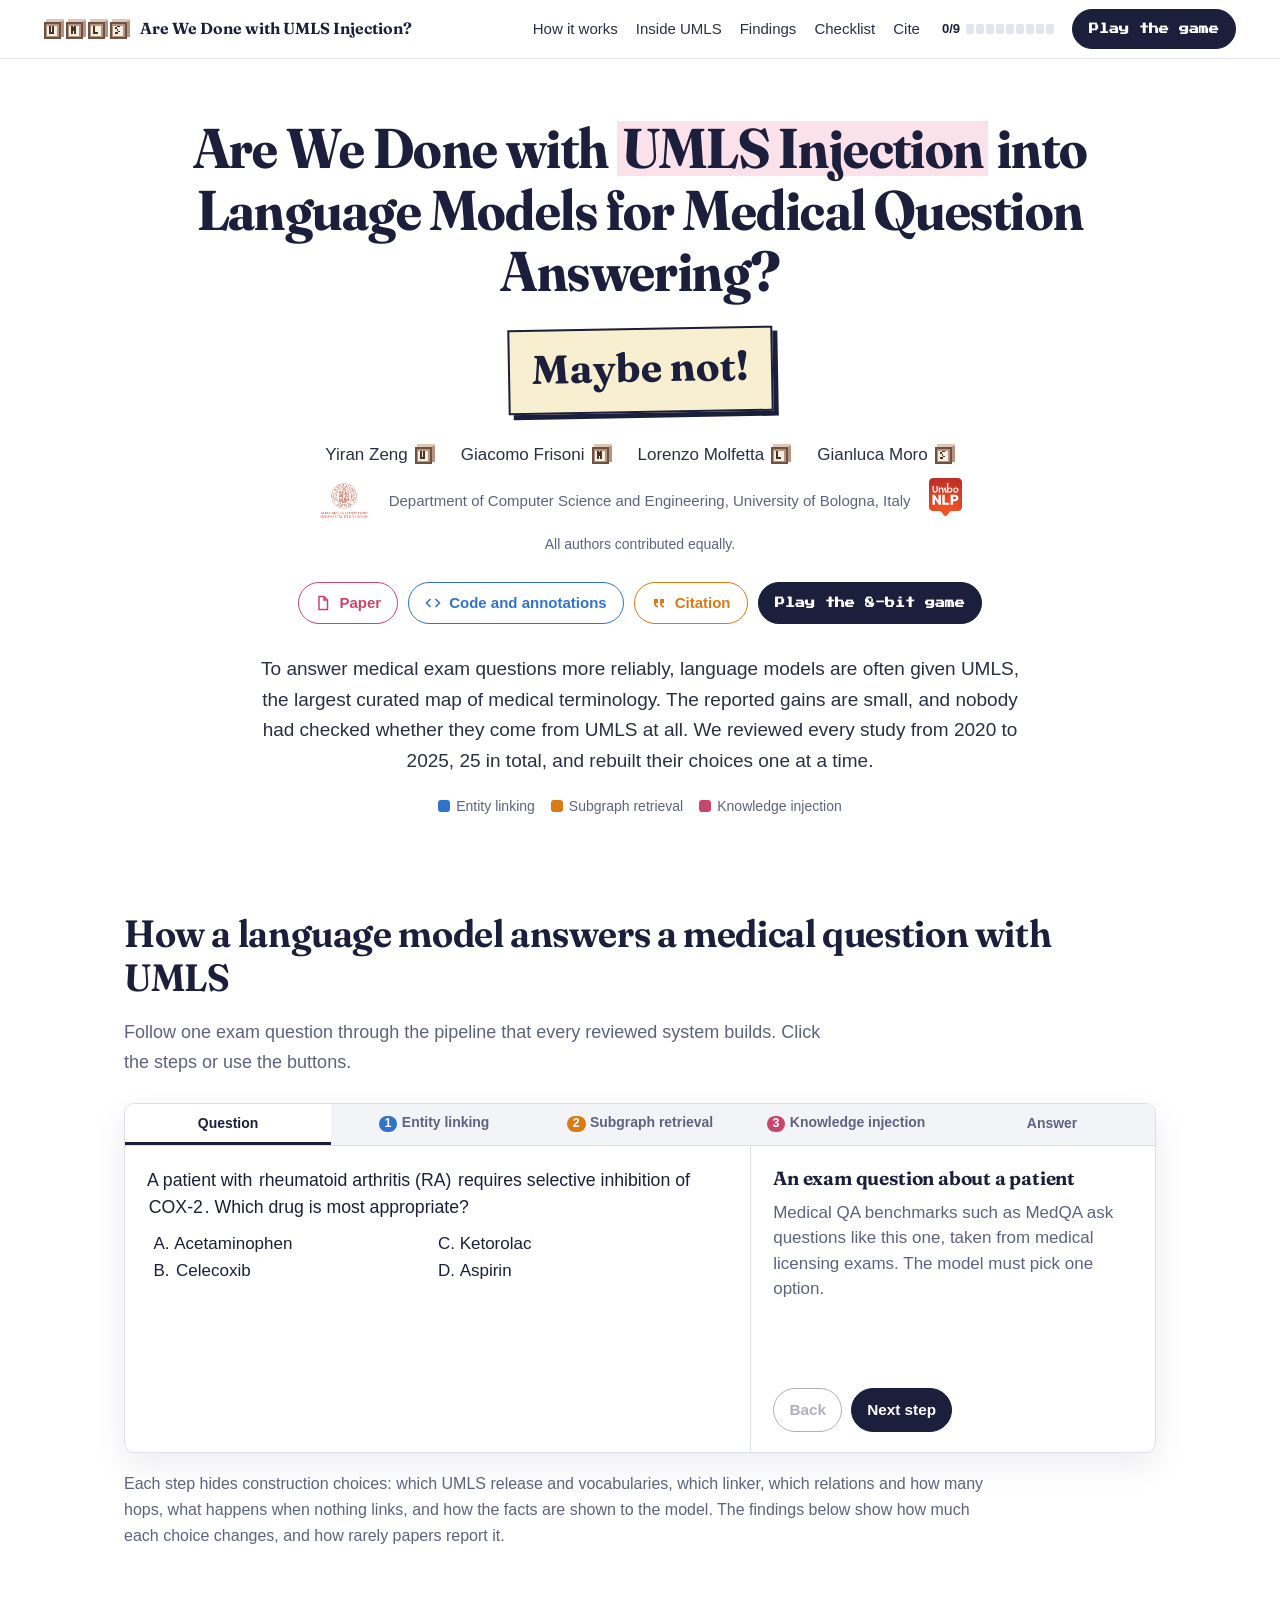
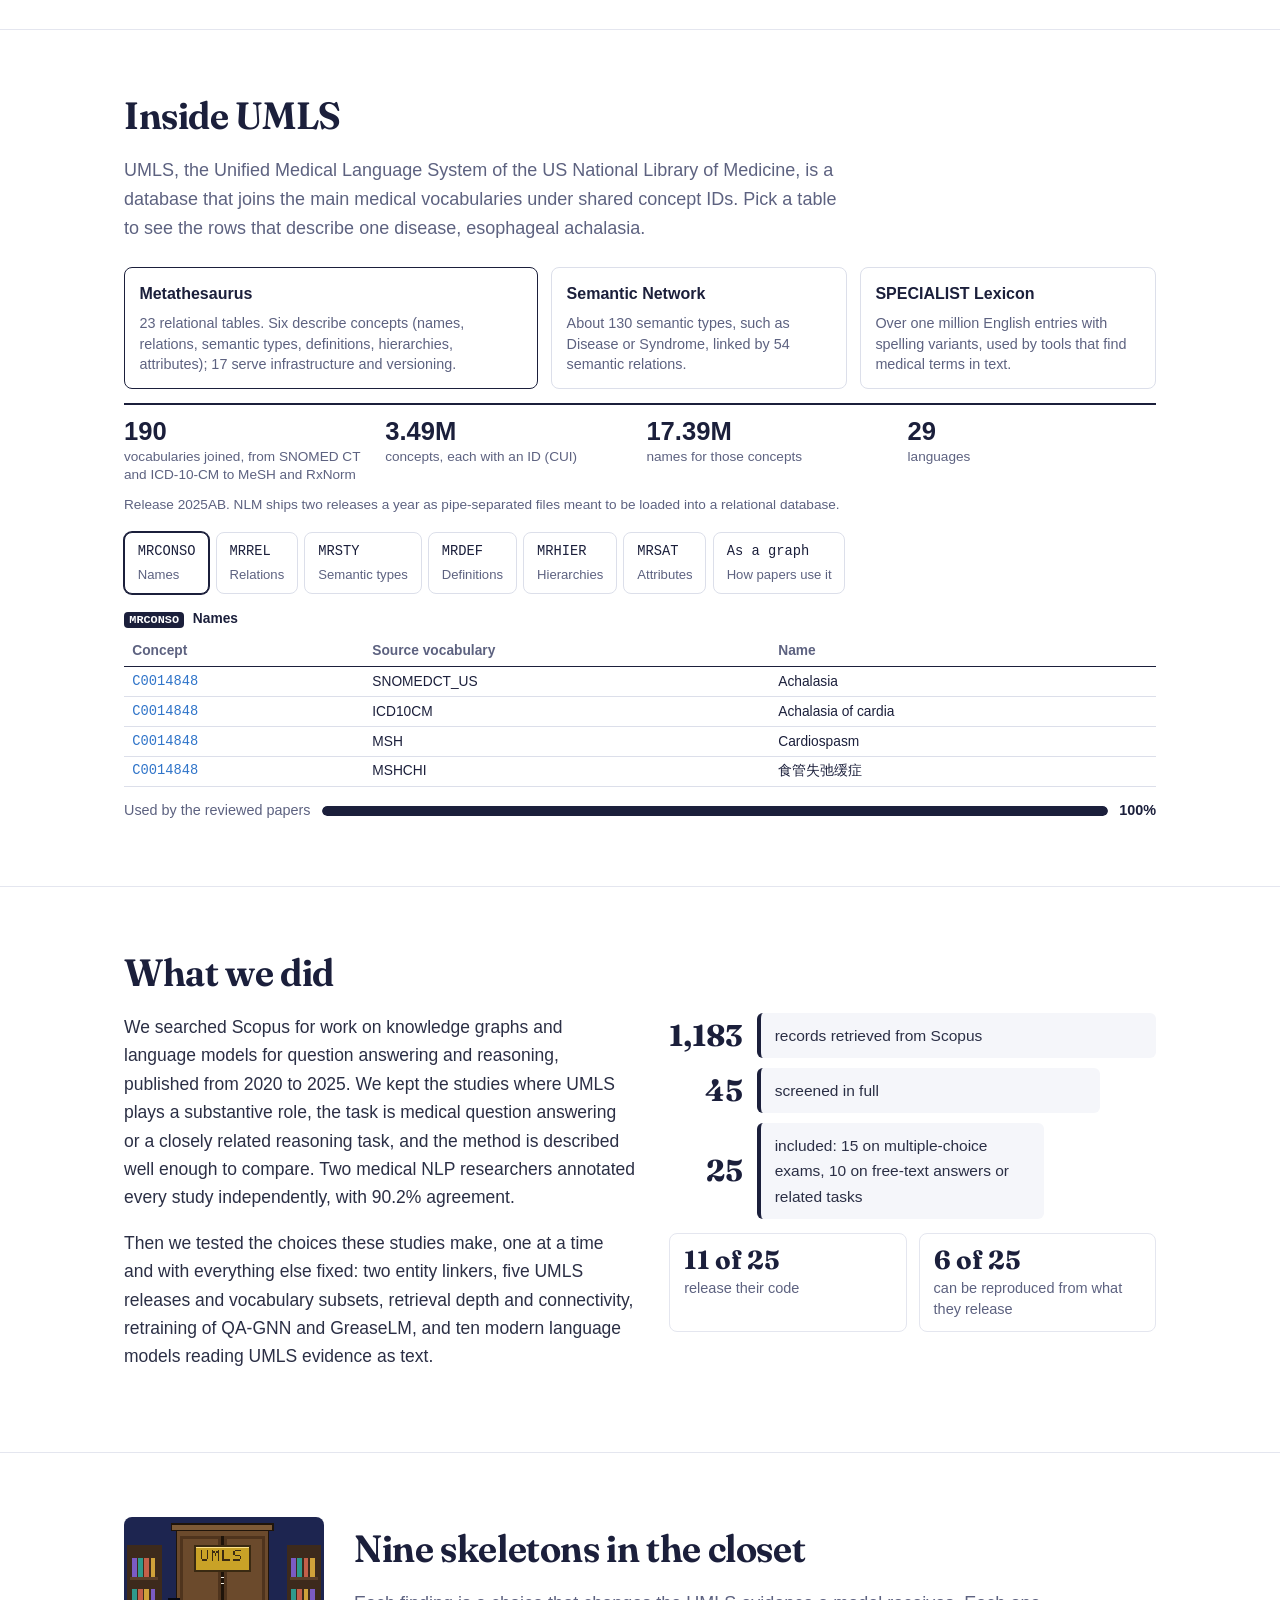
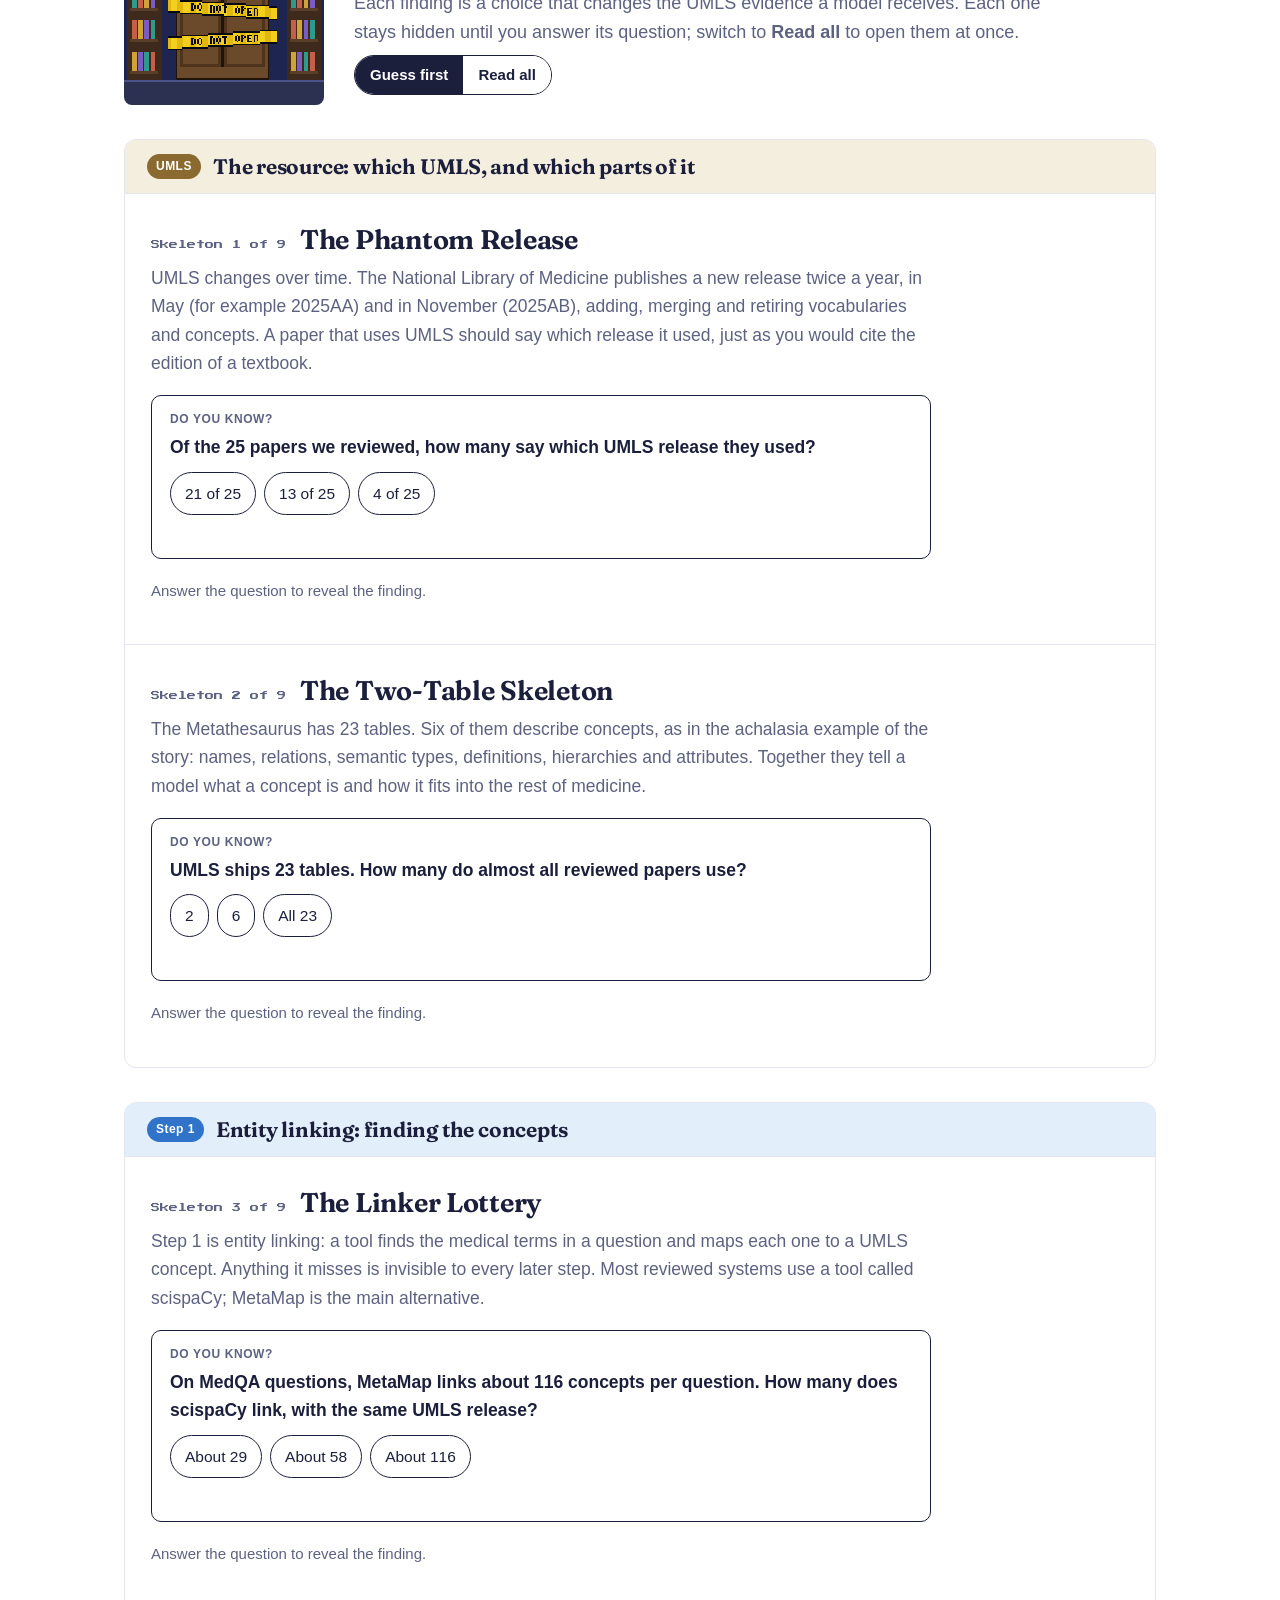
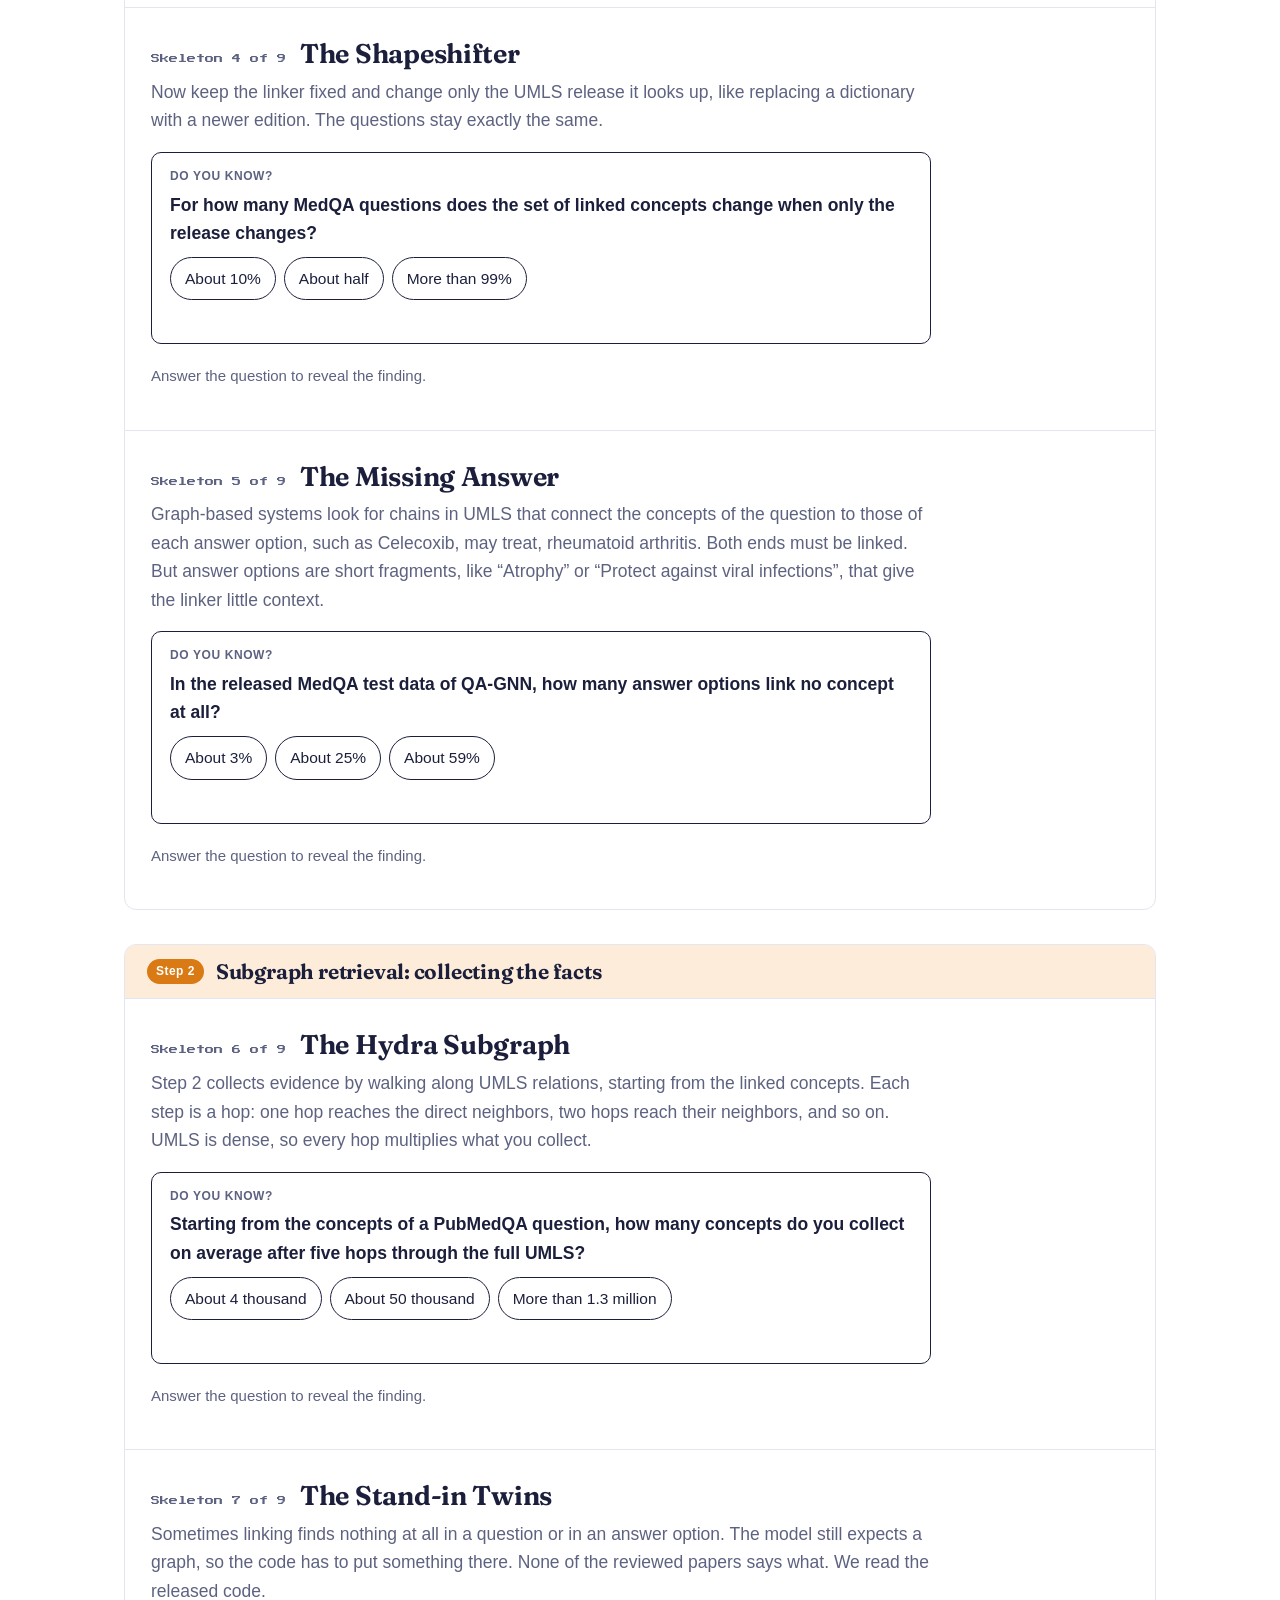
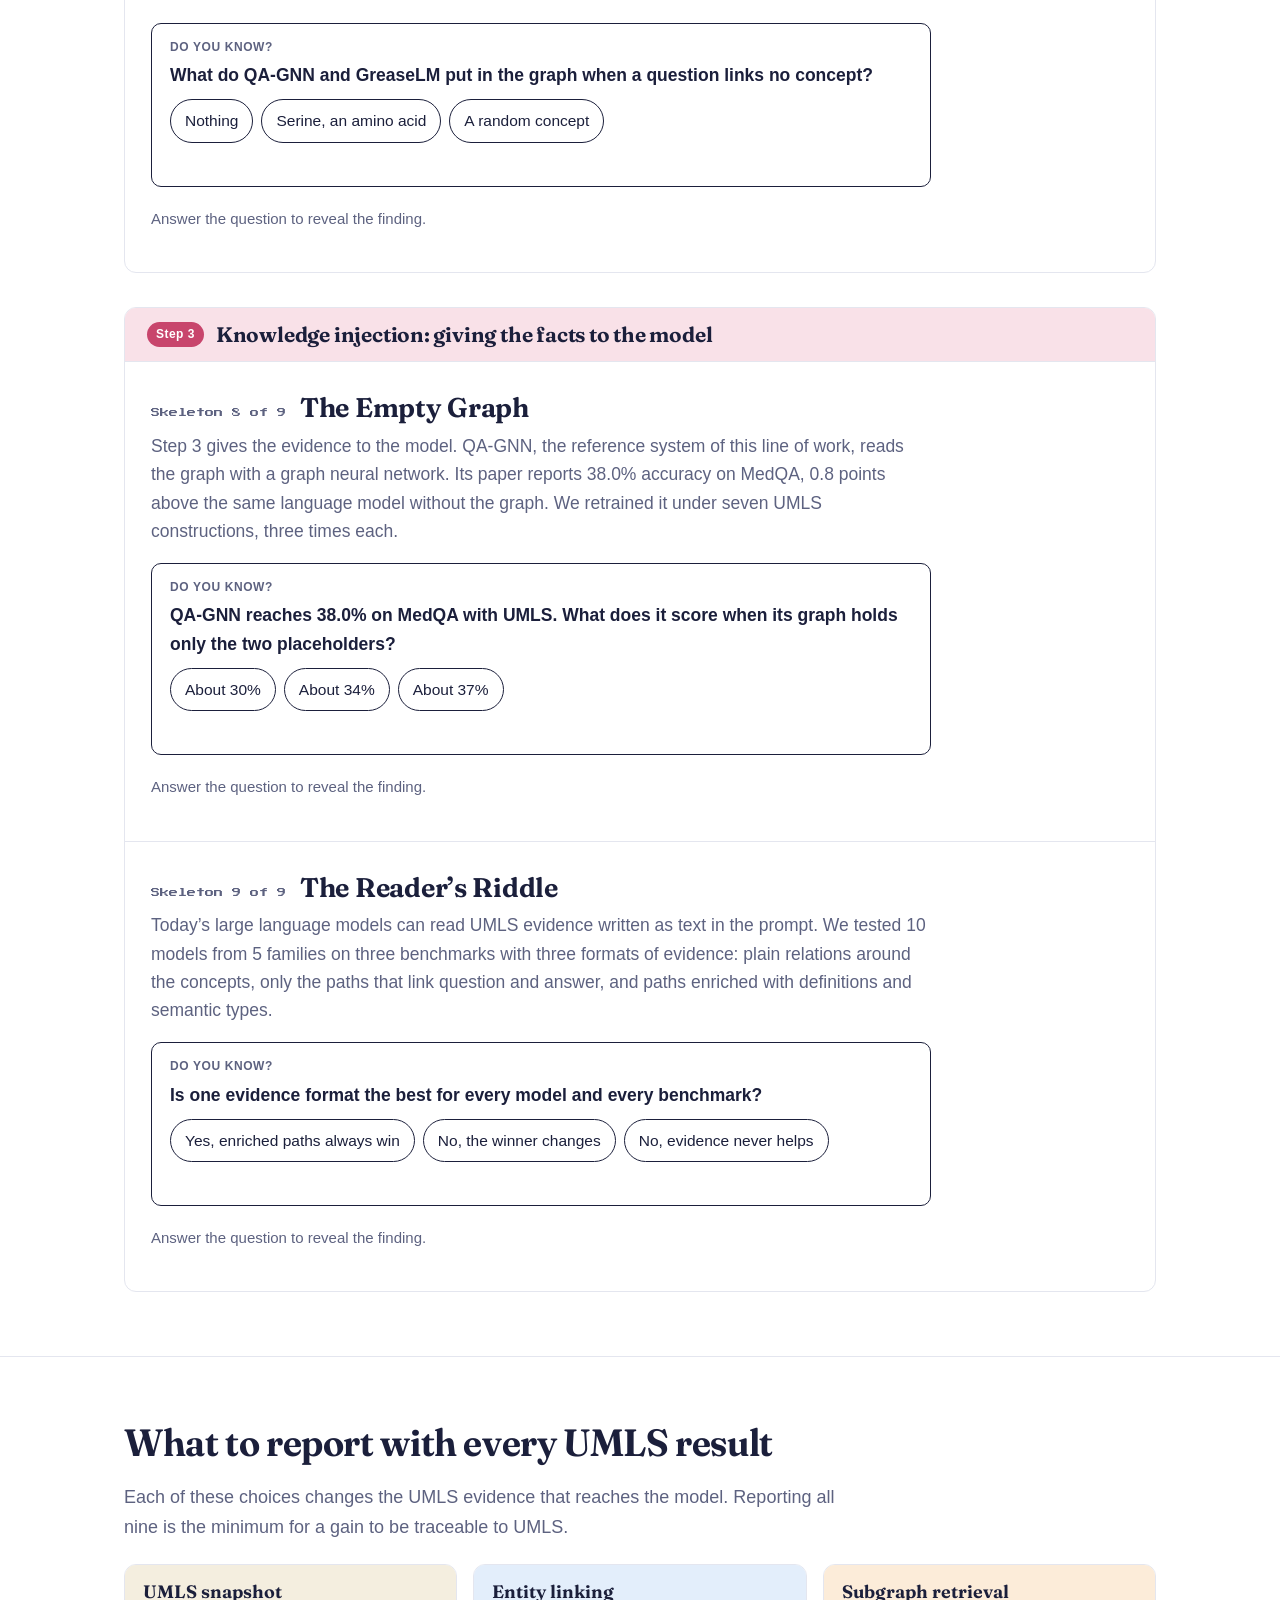
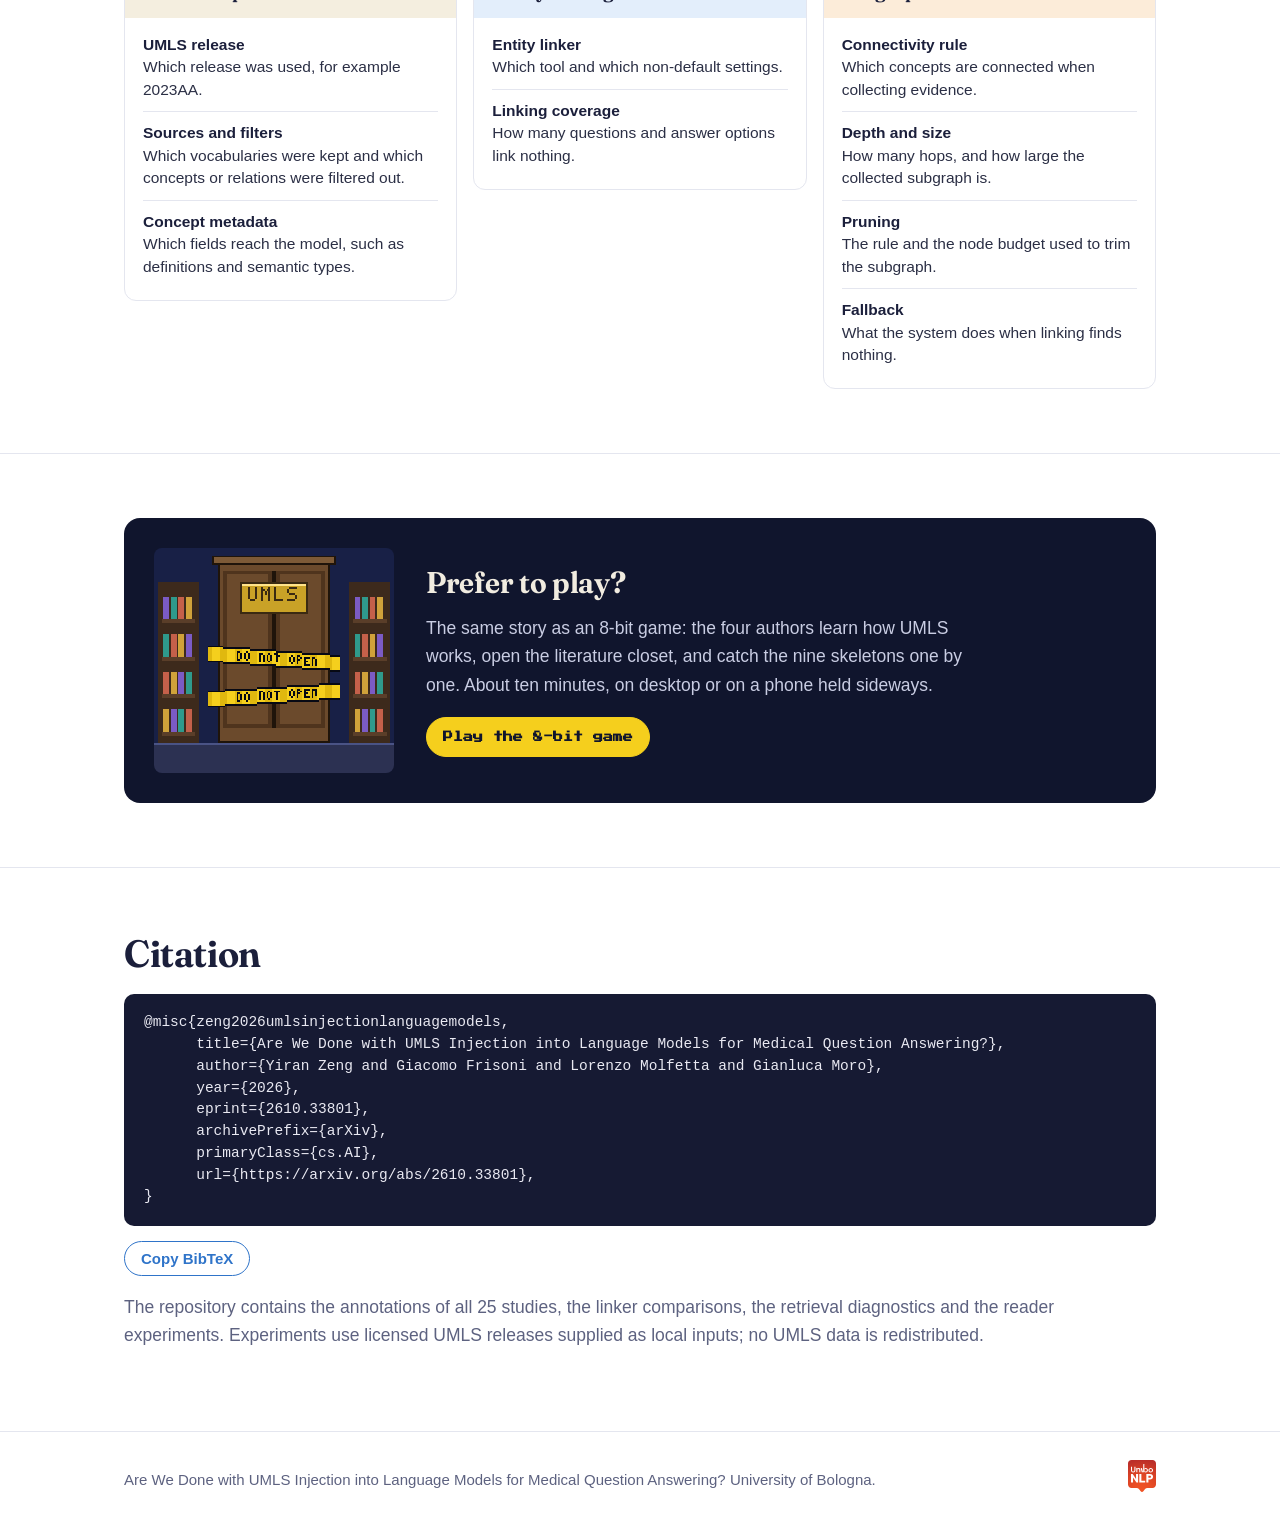
<file: docs/index.html>
<!doctype html>
<html lang="en">
<head>
<meta charset="utf-8">
<meta name="viewport" content="width=device-width, initial-scale=1">
<title>Are We Done with UMLS Injection into Language Models for Medical Question Answering?</title>
<meta name="description" content="A systematic review of 25 studies and controlled experiments on how UMLS medical knowledge reaches language models that answer medical exam questions.">
<meta name="theme-color" content="#ffffff">
<meta name="citation_title" content="Are We Done with UMLS Injection into Language Models for Medical Question Answering?">
<meta name="citation_author" content="Yiran Zeng"><meta name="citation_author" content="Giacomo Frisoni"><meta name="citation_author" content="Lorenzo Molfetta"><meta name="citation_author" content="Gianluca Moro">
<meta property="og:title" content="Are We Done with UMLS Injection? Maybe not.">
<meta property="og:description" content="How UMLS medical knowledge reaches language models that answer medical exam questions, and nine findings the literature never reported.">
<meta property="og:image" content="assets/og.png">
<meta name="twitter:card" content="summary_large_image">
<link rel="stylesheet" href="assets/visuals.css?v=2026-10-28">
<link rel="preload" href="assets/fonts/Fraunces.woff2" as="font" type="font/woff2" crossorigin>
<style>
@font-face { font-family: "Fraunces"; src: url("assets/fonts/Fraunces.woff2") format("woff2"); font-weight: 100 900; font-display: swap; }
@font-face { font-family: "Press Start 2P"; src: url("assets/fonts/PressStart2P-Regular.woff2") format("woff2"); font-display: swap; }
:root {
  --ink: #1b1f3b; --text: #2b2f45; --muted: #5d6280; --rule: #e4e6ef; --soft: #f5f6fa; --page: #ffffff;
  --nel: #2f74c9; --nel-bg: #e3eefb; --ksr: #d97a14; --ksr-bg: #fcecd9; --ki: #c8456c; --ki-bg: #f9e1e8; --res: #8a6a2f; --res-bg: #f4eedf; --ok: #23835f;
  --hl: #fbe1e9; --maybe: #f7efcf;
  --serif: "Fraunces", Georgia, serif; --sans: "Helvetica Neue", Helvetica, Arial, sans-serif; --pixel: "Press Start 2P", ui-monospace, monospace;
}
* { box-sizing: border-box; }
html { scroll-behavior: smooth; scroll-padding-top: 70px; }
@media (prefers-reduced-motion: reduce) { html { scroll-behavior: auto; } }
body { margin: 0; background: var(--page); color: var(--text); font-family: var(--sans); font-size: 17.5px; line-height: 1.62; -webkit-font-smoothing: antialiased; }
a { color: var(--nel); text-underline-offset: 3px; }
:focus-visible { outline: 3px solid #f5cf1d; outline-offset: 2px; }
h1, h2, h3, h4 { font-family: var(--serif); color: var(--ink); font-weight: 650; line-height: 1.18; letter-spacing: -0.01em; font-variation-settings: "SOFT" 30, "WONK" 0; }
h2 { font-size: clamp(28px, 3.4vw, 38px); margin: 0 0 .45em; font-variation-settings: "opsz" 72, "SOFT" 30; }
h3 { font-size: 24px; margin: 0 0 .5em; }
p { margin: 0 0 1em; }
.wrap { max-width: 1080px; margin: 0 auto; padding: 0 24px; }
.narrow { max-width: 760px; margin-left: auto; margin-right: auto; }
.muted { color: var(--muted); }

/* nav */
.nav { position: sticky; top: 0; z-index: 40; background: rgba(255, 255, 255, .96); backdrop-filter: blur(6px); border-bottom: 1px solid var(--rule); }
.nav .wrap { display: flex; align-items: center; gap: 14px; height: 58px; max-width: 1240px; }
.nav .home { display: flex; align-items: center; gap: 10px; text-decoration: none; color: var(--ink); font-family: var(--serif); font-weight: 650; font-size: 16px; white-space: nowrap; }
.blocks { display: inline-flex; gap: 2px; } .blocks svg { width: 20px; height: 20px; }
.nav .links { display: flex; gap: 2px; margin-left: auto; align-items: center; }
.nav .links a { color: var(--text); text-decoration: none; font-size: 15px; padding: 7px 8px; border-radius: 6px; white-space: nowrap; }
.nav .links a:hover { background: var(--soft); }
.tally { display: none; align-items: center; gap: 6px; font-size: 13px; color: var(--muted); margin-right: 4px; white-space: nowrap; }
.tally b { color: var(--ink); font-variant-numeric: tabular-nums; }
body.guess .tally { display: inline-flex; }
.tally .sk { display: inline-flex; gap: 2px; } .tally .sk i { width: 8px; height: 10px; border-radius: 2px; background: var(--rule); } .tally .sk i.got { background: var(--ink); }

/* pills */
.pills { display: flex; flex-wrap: wrap; justify-content: center; gap: 10px; }
.pill { display: inline-flex; align-items: center; gap: 8px; font-size: 15px; font-weight: 600; padding: 8px 16px; border-radius: 99px; border: 1.5px solid currentColor; text-decoration: none; background: #fff; cursor: pointer; font-family: var(--sans); white-space: nowrap; }
.pill svg { width: 16px; height: 16px; }
.pill.pdf { color: var(--ki); } .pill.code { color: var(--nel); } .pill.cite { color: var(--ksr); } .pill.lit { color: var(--res); }
.pill:hover:not([aria-disabled="true"]) { background: var(--soft); }
.pill[aria-disabled="true"] { opacity: .55; cursor: default; }
.pill.play { color: #fff; background: var(--ink); border-color: var(--ink); font-family: var(--pixel); font-size: 10px; padding: 11px 16px; }
.pill.play:hover { background: #2c335f; }
.pill small { font-weight: 500; opacity: .75; }

/* hero */
.hero { padding: 58px 0 30px; text-align: center; }
.hero h1 { font-size: clamp(34px, 5vw, 56px); line-height: 1.1; margin: 0 auto 26px; max-width: 920px; font-variation-settings: "opsz" 144, "SOFT" 40; font-weight: 700; }
.hero h1 mark { background: linear-gradient(transparent 12%, var(--hl) 12%, var(--hl) 92%, transparent 92%); color: inherit; padding: 0 .08em; }
.authors { display: flex; flex-wrap: wrap; justify-content: center; gap: 6px 26px; margin: 0 0 10px; padding: 0; list-style: none; font-size: 17px; }
.authors li { display: inline-flex; align-items: center; gap: 7px; }
.authors svg { width: 20px; height: 20px; }
.affil { display: flex; justify-content: center; align-items: center; gap: 18px; flex-wrap: wrap; color: var(--muted); font-size: 15px; margin: 6px 0 26px; }
.affil img { height: 38px; width: auto; }
.affil .eq { width: 100%; font-size: 14px; margin-top: -8px; }
.maybe { display: inline-block; font-family: var(--serif); font-size: clamp(30px, 4vw, 40px); font-weight: 700; color: var(--ink); background: var(--maybe); border: 2px solid var(--ink); box-shadow: 5px 5px 0 var(--ink); padding: 6px 22px 10px; margin: 0 0 28px; transform: rotate(-1deg); }
.lead { font-size: 19px; line-height: 1.6; }
.legend { display: flex; justify-content: center; gap: 16px; flex-wrap: wrap; font-size: 14px; color: var(--muted); margin-top: 8px; }
.legend span { display: inline-flex; align-items: center; gap: 6px; }
.legend i { width: 12px; height: 12px; border-radius: 3px; }

/* sections */
section.s { padding: 64px 0; }
section.s + section.s { border-top: 1px solid var(--rule); }
.sub { font-size: 18px; color: var(--muted); max-width: 720px; }
.pipeline-host { margin-top: 26px; font-size: 17px; }
.pipeline-host .uvp { box-shadow: 0 12px 34px rgba(27, 31, 59, .08); }
.after-pipe { margin-top: 18px; color: var(--muted); font-size: 16px; max-width: 860px; }
.umls-host { margin-top: 24px; font-size: 16px; }
.two { display: grid; grid-template-columns: minmax(0, 1.05fr) minmax(0, 1fr); gap: 34px; align-items: start; }
.funnel { display: grid; gap: 10px; margin: 0 0 14px; }
.funnel div { display: grid; grid-template-columns: 4.2em 1fr; align-items: center; gap: 14px; }
.funnel b { font-family: var(--serif); font-size: 30px; color: var(--ink); text-align: right; line-height: 1; }
.funnel span { display: block; padding: 10px 14px; border-radius: 6px; background: var(--soft); border-left: 4px solid var(--ink); font-size: 15.5px; }
.funnel div:nth-child(1) span { margin-right: 0; } .funnel div:nth-child(2) span { margin-right: 14%; } .funnel div:nth-child(3) span { margin-right: 28%; }
.facts { display: grid; grid-template-columns: 1fr 1fr; gap: 12px; }
.facts div { border: 1px solid var(--rule); border-radius: 8px; padding: 12px 14px; }
.facts b { display: block; font-family: var(--serif); font-size: 26px; color: var(--ink); line-height: 1.1; }
.facts span { font-size: 14.5px; color: var(--muted); line-height: 1.4; display: block; margin-top: 4px; }

/* findings */
.closet-intro { display: grid; grid-template-columns: 200px minmax(0, 1fr); gap: 30px; align-items: center; margin-bottom: 18px; }
#closetCanvas { width: 200px; image-rendering: pixelated; image-rendering: crisp-edges; display: block; border-radius: 8px; }
.mode { display: flex; flex-wrap: wrap; gap: 12px 20px; align-items: center; margin-top: 8px; }
.seg { display: inline-flex; border: 1.5px solid var(--ink); border-radius: 99px; overflow: hidden; }
.seg button { font: inherit; font-size: 15px; font-weight: 600; padding: 7px 15px; border: 0; background: #fff; color: var(--ink); cursor: pointer; }
.seg button[aria-pressed="true"] { background: var(--ink); color: #fff; }
.stage { margin-top: 34px; border: 1px solid var(--rule); border-radius: 12px; overflow: hidden; }
.stage > header { display: flex; align-items: center; gap: 12px; padding: 14px 22px; background: var(--res-bg); border-bottom: 1px solid var(--rule); }
.stage > header .tag { font-size: 12px; font-weight: 700; letter-spacing: .04em; color: #fff; background: var(--res); padding: 3px 9px; border-radius: 99px; white-space: nowrap; }
.stage > header h3 { margin: 0; font-size: 21px; }
.stage.nel > header { background: var(--nel-bg); } .stage.nel > header .tag { background: var(--nel); }
.stage.ksr > header { background: var(--ksr-bg); } .stage.ksr > header .tag { background: var(--ksr); }
.stage.ki > header { background: var(--ki-bg); } .stage.ki > header .tag { background: var(--ki); }
.finding { padding: 30px 26px 26px; }
.finding + .finding { border-top: 1px solid var(--rule); }
.fhead { display: flex; align-items: baseline; gap: 6px 14px; flex-wrap: wrap; margin-bottom: 8px; }
.skel { font-family: var(--pixel); font-size: 9px; color: var(--muted); white-space: nowrap; }
.finding.solved .skel::after { content: " caught"; color: var(--ok); }
.finding h4 { margin: 0; font-size: clamp(22px, 2.4vw, 27px); }
.finding .context { color: var(--muted); max-width: 780px; }
.quiz { border: 1.5px solid var(--ink); border-radius: 10px; padding: 14px 18px; margin: 14px 0 20px; max-width: 780px; }
.quiz .label { font-size: 12px; font-weight: 700; letter-spacing: .05em; color: var(--muted); margin: 0 0 4px; }
.quiz .q { font-weight: 650; color: var(--ink); margin: 0 0 10px; }
.quiz .opts { display: flex; flex-wrap: wrap; gap: 8px; }
.quiz .opts button { font: inherit; font-size: 15.5px; padding: 8px 14px; border-radius: 99px; border: 1.5px solid var(--ink); background: #fff; color: var(--ink); cursor: pointer; }
.quiz .opts button:hover:not(:disabled) { background: var(--soft); }
.quiz .opts button:disabled { cursor: default; }
.quiz .opts button.right { background: #dcf1e8; border-color: var(--ok); }
.quiz .opts button.wrong { background: var(--ki-bg); border-color: var(--ki); }
.quiz .fb { min-height: 1.4em; margin: 8px 0 0; font-size: 15px; font-weight: 600; color: var(--ok); }
.quiz .fb.bad { color: var(--ki); }
.reveal .grid { display: grid; grid-template-columns: 1fr; gap: 18px; max-width: 860px; }
.reveal .chart { border: 1px solid var(--rule); border-radius: 10px; padding: 18px 20px 8px; font-size: 16px; background: #fff; }
.reveal .grid > div:last-child { max-width: 780px; }
.why { border-left: 4px solid var(--ink); padding: 2px 0 2px 14px; font-weight: 600; color: var(--ink); }
.ref { font-size: 14.5px; color: var(--muted); }
details.fig { margin-top: 14px; }
details.fig summary { cursor: pointer; font-size: 15px; font-weight: 600; color: var(--ink); }
details.fig img { width: 100%; height: auto; border: 1px solid var(--rule); border-radius: 6px; margin-top: 10px; cursor: zoom-in; background: #fff; }
details.fig p { font-size: 14.5px; color: var(--muted); margin: 8px 0 0; }
.locked { display: none; font-size: 15px; color: var(--muted); }
body.guess .finding:not(.solved) .reveal { display: none; }
body.guess .finding:not(.solved) .locked { display: block; }
.t-guess { display: none; }
body.guess .finding:not(.solved) .t-final { display: none; }
body.guess .finding:not(.solved) .t-guess { display: inline; }
pre.code { background: #161a33; color: #e9e9f2; padding: 14px 16px; border-radius: 8px; font-size: 14px; line-height: 1.5; overflow: auto; }
pre.code .c { color: #a9add0; }
.scrollx { overflow-x: auto; }
table.audit { border-collapse: collapse; font-size: 15px; width: 100%; margin: 6px 0 12px; }
table.audit th, table.audit td { padding: 6px 9px; text-align: right; border-bottom: 1px solid var(--rule); }
table.audit th:first-child, table.audit td:first-child { text-align: left; }
table.audit thead th { border-bottom: 1.5px solid var(--ink); }

/* checklist */
.checks { display: grid; grid-template-columns: repeat(3, minmax(0, 1fr)); gap: 16px; margin-top: 22px; align-items: start; }
.checkcol { border: 1px solid var(--rule); border-radius: 12px; overflow: hidden; }
.checkcol header { padding: 12px 18px; font-family: var(--serif); font-weight: 650; font-size: 18px; color: var(--ink); background: var(--res-bg); }
.checkcol.nel header { background: var(--nel-bg); } .checkcol.ksr header { background: var(--ksr-bg); }
.checkcol ul { list-style: none; margin: 0; padding: 6px 18px 12px; }
.checkcol li { padding: 10px 0; border-bottom: 1px solid var(--rule); font-size: 15.5px; line-height: 1.45; }
.checkcol li:last-child { border-bottom: 0; }
.checkcol li strong { display: block; color: var(--ink); }


/* game banner */
.game { background: #10152d; color: #f1ece0; border-radius: 16px; padding: 30px; display: grid; grid-template-columns: 240px minmax(0, 1fr); gap: 32px; align-items: center; }
.game h2 { color: #f1ece0; font-size: 30px; }
.game p { color: #c9cde3; max-width: 560px; }
#gameCanvas { width: 240px; image-rendering: pixelated; image-rendering: crisp-edges; display: block; border-radius: 8px; }
.game .pill.play { background: #f5cf1d; color: #10152d; border-color: #f5cf1d; }

/* citation, footer, lightbox */
.cite pre { background: #161a33; color: #e9e9f2; padding: 18px 20px; border-radius: 10px; font-size: 14.5px; line-height: 1.5; overflow: auto; }
footer { border-top: 1px solid var(--rule); padding: 28px 0 40px; color: var(--muted); font-size: 15px; }
footer .wrap { display: flex; justify-content: space-between; align-items: center; gap: 16px; flex-wrap: wrap; }
footer img { height: 32px; }
dialog.lightbox { border: 0; padding: 0; max-width: 96vw; max-height: 94vh; background: #fff; border-radius: 8px; }
dialog.lightbox img { display: block; max-width: 94vw; max-height: 84vh; }
dialog.lightbox p { margin: 0; padding: 10px 14px; font-size: 14.5px; color: var(--muted); max-width: 94vw; }
dialog.lightbox::backdrop { background: rgba(10, 12, 25, .75); }

@media (max-width: 1180px) { .nav .home .t { display: none; } }
@media (max-width: 900px) {
  .nav .links { display: none; } .nav .tally { margin-left: auto; }
  .checks, .two { grid-template-columns: 1fr; }
  .reveal .grid { grid-template-columns: 1fr; gap: 14px; }
  .closet-intro, .game { grid-template-columns: 1fr; }
  #closetCanvas, #gameCanvas { margin: 0 auto; }
}
@media (max-width: 560px) { .tally .sk { display: none; } .nav .pill.play { padding: 10px 12px; } body { font-size: 16.5px; } .wrap { padding: 0 16px; } .finding { padding: 24px 16px; } .stage > header { padding: 12px 16px; align-items: flex-start; flex-direction: column; gap: 6px; } .funnel b { font-size: 24px; } .funnel div:nth-child(n) span { margin-right: 0; } .hero { padding-top: 36px; } .game { padding: 22px; } }
</style>
</head>
<body class="guess">

<header class="nav">
  <div class="wrap">
    <a class="home" href="#top"><span class="blocks" id="navBlocks"></span><span class="t">Are We Done with UMLS Injection?</span></a>
    <nav class="links" aria-label="Sections">
      <a href="#how">How it works</a><a href="#umls">Inside UMLS</a><a href="#findings">Findings</a><a href="#checklist">Checklist</a><a href="#cite">Cite</a>
    </nav>
    <span class="tally" id="tally" aria-live="polite"></span>
    <a class="pill play" href="play.html">Play the game</a>
  </div>
</header>

<main id="top">
<section class="hero">
  <div class="wrap">
    <h1>Are We Done with <mark>UMLS Injection</mark> into Language Models for Medical Question Answering?</h1>
    <div class="maybe">Maybe not!</div>
    <ul class="authors" id="authors"></ul>
    <div class="affil">
      <img src="assets/unibo.png" alt="University of Bologna"><span>Department of Computer Science and Engineering, University of Bologna, Italy</span>
      <a href="https://disi-unibo-nlp.github.io/"><img src="assets/unibonlp.svg" alt="UniboNLP research group"></a>
      <span class="eq">All authors contributed equally.</span>
    </div>
    <div class="pills">
      <a class="pill pdf" id="paperBtn" href="#"><svg viewBox="0 0 16 16" aria-hidden="true"><path fill="none" stroke="currentColor" stroke-width="1.5" d="M4 1.5h5l3.5 3.5v9.5h-8.5zM9 1.5V5h3.5"/></svg>Paper</a>
      <a class="pill code" id="codeBtn" href="#"><svg viewBox="0 0 16 16" aria-hidden="true"><path fill="none" stroke="currentColor" stroke-width="1.6" d="M5.5 4 1.5 8l4 4M10.5 4l4 4-4 4"/></svg>Code and annotations</a>
      <a class="pill cite" href="#cite"><svg viewBox="0 0 16 16" aria-hidden="true"><path fill="currentColor" d="M3 4h4v4H5c0 2 1 3 2 3v1.5C4.5 12.5 3 10.5 3 8zm6 0h4v4h-2c0 2 1 3 2 3v1.5c-2.5 0-4-2-4-4.5z"/></svg>Citation</a>
      <a class="pill play" href="play.html">Play the 8-bit game</a>
    </div>
    <div class="narrow" style="margin-top:30px">
      <p class="lead">To answer medical exam questions more reliably, language models are often given UMLS, the largest curated map of medical terminology. The reported gains are small, and nobody had checked whether they come from UMLS at all. We reviewed every study from 2020 to 2025, 25 in total, and rebuilt their choices one at a time.</p>
      <div class="legend"><span><i style="background:var(--nel)"></i>Entity linking</span><span><i style="background:var(--ksr)"></i>Subgraph retrieval</span><span><i style="background:var(--ki)"></i>Knowledge injection</span></div>
    </div>
  </div>
</section>

<section class="s" id="how">
  <div class="wrap">
    <h2>How a language model answers a medical question with UMLS</h2>
    <p class="sub">Follow one exam question through the pipeline that every reviewed system builds. Click the steps or use the buttons.</p>
    <div class="pipeline-host" id="pipeline"></div>
    <p class="after-pipe">Each step hides construction choices: which UMLS release and vocabularies, which linker, which relations and how many hops, what happens when nothing links, and how the facts are shown to the model. The findings below show how much each choice changes, and how rarely papers report it.</p>
  </div>
</section>

<section class="s" id="umls">
  <div class="wrap">
    <h2>Inside UMLS</h2>
    <p class="sub">UMLS, the Unified Medical Language System of the US National Library of Medicine, is a database that joins the main medical vocabularies under shared concept IDs. Pick a table to see the rows that describe one disease, esophageal achalasia.</p>
    <div class="umls-host" id="umlsExplorer"></div>
  </div>
</section>

<section class="s" id="study">
  <div class="wrap">
    <h2>What we did</h2>
    <div class="two">
      <div>
        <p>We searched Scopus for work on knowledge graphs and language models for question answering and reasoning, published from 2020 to 2025. We kept the studies where UMLS plays a substantive role, the task is medical question answering or a closely related reasoning task, and the method is described well enough to compare. Two medical NLP researchers annotated every study independently, with 90.2% agreement.</p>
        <p>Then we tested the choices these studies make, one at a time and with everything else fixed: two entity linkers, five UMLS releases and vocabulary subsets, retrieval depth and connectivity, retraining of QA-GNN and GreaseLM, and ten modern language models reading UMLS evidence as text.</p>
      </div>
      <div>
        <div class="funnel">
          <div><b>1,183</b><span>records retrieved from Scopus</span></div>
          <div><b>45</b><span>screened in full</span></div>
          <div><b>25</b><span>included: 15 on multiple-choice exams, 10 on free-text answers or related tasks</span></div>
        </div>
        <div class="facts">
          <div><b>11 of 25</b><span>release their code</span></div>
          <div><b>6 of 25</b><span>can be reproduced from what they release</span></div>
        </div>
      </div>
    </div>
  </div>
</section>

<section class="s" id="findings">
  <div class="wrap">
    <div class="closet-intro">
      <canvas id="closetCanvas" width="128" height="120" aria-label="Pixel-art closet labeled UMLS, taped shut"></canvas>
      <div>
        <h2>Nine skeletons in the closet</h2>
        <p class="sub" style="margin-bottom:6px">Each finding is a choice that changes the UMLS evidence a model receives. Each one stays hidden until you answer its question; switch to <strong>Read all</strong> to open them at once.</p>
        <div class="mode"><div class="seg" role="group" aria-label="Reading mode"><button id="modeGuess" aria-pressed="true">Guess first</button><button id="modeRead" aria-pressed="false">Read all</button></div></div>
      </div>
    </div>
    <div id="stages"></div>
  </div>
</section>

<section class="s" id="checklist">
  <div class="wrap">
    <h2>What to report with every UMLS result</h2>
    <p class="sub">Each of these choices changes the UMLS evidence that reaches the model. Reporting all nine is the minimum for a gain to be traceable to UMLS.</p>
    <div class="checks" id="checks"></div>
  </div>
</section>

<section class="s">
  <div class="wrap">
    <div class="game">
      <canvas id="gameCanvas" width="128" height="120" aria-hidden="true"></canvas>
      <div>
        <h2>Prefer to play?</h2>
        <p>The same story as an 8-bit game: the four authors learn how UMLS works, open the literature closet, and catch the nine skeletons one by one. About ten minutes, on desktop or on a phone held sideways.</p>
        <a class="pill play" href="play.html">Play the 8-bit game</a>
      </div>
    </div>
  </div>
</section>

<section class="s cite" id="cite">
  <div class="wrap">
    <h2>Citation</h2>
    <pre id="bibtex"></pre>
    <p><button class="pill code" id="copyBib">Copy BibTeX</button> <span id="copyMsg" aria-live="polite" class="muted"></span></p>
    <p class="muted">The repository contains the annotations of all 25 studies, the linker comparisons, the retrieval diagnostics and the reader experiments. Experiments use licensed UMLS releases supplied as local inputs; no UMLS data is redistributed.</p>
  </div>
</section>
</main>

<footer><div class="wrap"><span>Are We Done with UMLS Injection into Language Models for Medical Question Answering? University of Bologna.</span><a href="https://disi-unibo-nlp.github.io/"><img src="assets/unibonlp.svg" alt="UniboNLP"></a></div></footer>
<dialog class="lightbox" id="lightbox"><img alt=""><p></p></dialog>

<script src="assets/content.js?v=2026-10-28"></script>
<script src="assets/visuals.js?v=2026-10-28"></script>
<script>
(() => {
'use strict';
const { PAPER, SKELS, CHECKLIST, FONT, blockSVG } = window.UMLS;
const $ = (s) => document.querySelector(s);

/* hero */
$('#navBlocks').innerHTML = PAPER.authors.map(a => blockSVG(a.letter)).join('');
$('#authors').innerHTML = PAPER.authors.map(a => `<li>${a.name} ${blockSVG(a.letter)}</li>`).join('');
$('#codeBtn').href = PAPER.code;
const pb = $('#paperBtn');
if (PAPER.pdf) pb.href = PAPER.pdf; else { pb.insertAdjacentHTML('beforeend', ' <small>soon</small>'); pb.setAttribute('aria-disabled', 'true'); pb.addEventListener('click', e => e.preventDefault()); }
$('#bibtex').textContent = PAPER.bibtex;
$('#copyBib').addEventListener('click', async () => { try { await navigator.clipboard.writeText(PAPER.bibtex); $('#copyMsg').textContent = 'Copied.'; } catch (e) { $('#copyMsg').textContent = 'Select the text and copy it.'; } });

/* the walkthrough and the UMLS explorer */
UMLSVIS.pipeline($('#pipeline'), { link: (n) => `#${SKELS[n - 1].anchor}` });
UMLSVIS.umls($('#umlsExplorer'));

/* findings grouped by pipeline stage */
const GROUPS = [
  { cls: 'res', tag: 'UMLS', title: 'The resource: which UMLS, and which parts of it', ids: [0, 1] },
  { cls: 'nel', tag: 'Step 1', title: 'Entity linking: finding the concepts', ids: [2, 3, 4] },
  { cls: 'ksr', tag: 'Step 2', title: 'Subgraph retrieval: collecting the facts', ids: [5, 6] },
  { cls: 'ki', tag: 'Step 3', title: 'Knowledge injection: giving the facts to the model', ids: [7, 8] },
];
const FIG = {
  release: ['release-history.png', 'Release reporting and resource evolution: what the four reporting papers say about their release and filters, and concepts and vocabularies across seven releases. The drops mark NLM\u2019s consolidation of sub-sources in 2022AB and the retirement of the associated concepts in 2023AB.'],
  tables: ['umls-coverage.png', 'The six concept tables of UMLS 2025AB, illustrated on esophageal achalasia, and the share of reviewed papers that use each one.'],
  linkers: ['linker-coverage.png', 'Linked UMLS 2020AA concepts per instance with MetaMap and scispaCy on the test sets of MedQA, PubMedQA and MedMCQA. Dots are means, bars span the minimum and maximum.'],
  'release-swap': ['release-table.png', 'Linked concepts per instance with scispaCy\u2019s mention detector fixed and only the knowledge base swapped, across four releases and two source subsets.'],
  'answer-side': ['linking-records.png', 'Linking outcomes in the released preprocessing of QA-GNN, GreaseLM and DRAGON and in our MetaMap processing, as counts of question and option pairs.'],
  retrieval: ['retrieval-growth.png', 'Mean node and edge counts of the evidence subgraph by hop depth on PubMedQA, for full UMLS 2025AB and the DRAGON-filtered graph (log scale).'],
  retraining: ['endtoend-table.png', 'End-to-end MedQA accuracy of QA-GNN and GreaseLM across UMLS constructions, mean and standard deviation over three seeds.'],
  readers: ['evidence-views.png', 'Share of each model\u2019s zero-shot errors corrected after adding each evidence format, on MedQA, MedMCQA and PubMedQA, with 95% confidence intervals.'],
};
const EXTRA = {
  linkers: `<div class="scrollx"><table class="audit"><thead><tr><th>Manual check</th><th>Links</th><th>Correct</th><th>Generic</th><th>Wrong</th><th>Options with a correct link</th></tr></thead><tbody><tr><td>MetaMap</td><td>180</td><td>64</td><td>45</td><td>71</td><td>40 of 40</td></tr><tr><td>scispaCy</td><td>122</td><td>57</td><td>23</td><td>42</td><td>36 of 40</td></tr></tbody></table></div>`,
  fallback: `<pre class="code">q_ids = set(concept2id[c] for c in dic['qc'])
if not q_ids:
    q_ids = {concept2id['31770']}   <span class="c"># Serine</span>
a_ids = set(concept2id[c] for c in dic['ac'])
if not a_ids:
    a_ids = {concept2id['325']}     <span class="c"># Ethanol</span></pre><p class="ref">From the MedQA preprocessing released with QA-GNN and reused by GreaseLM (comments added). 31770 and 325 are the Diseases Database identifiers of Serine and Ethanol.</p>`,
};
$('#stages').innerHTML = GROUPS.map(g => `<section class="stage ${g.cls}" aria-labelledby="st-${g.cls}"><header><span class="tag">${g.tag}</span><h3 id="st-${g.cls}">${g.title}</h3></header>${g.ids.map(i => { const s = SKELS[i]; const fig = FIG[s.anchor];
  return `<article class="finding" id="${s.anchor}" data-i="${i}">
    <div class="fhead"><span class="skel">Skeleton ${i + 1} of 9</span><h4><span class="t-final">${s.title}</span><span class="t-guess">${s.name}</span></h4></div>
    <p class="context">${s.brief}</p>
    <div class="quiz"><p class="label">DO YOU KNOW?</p><p class="q">${s.quiz.q}</p><div class="opts">${s.quiz.options.map((o, j) => `<button data-j="${j}">${o}</button>`).join('')}</div><p class="fb" aria-live="polite"></p></div>
    <p class="locked">Answer the question to reveal the finding.</p>
    <div class="reveal"><div class="grid"><div class="chart">${UMLSVIS.finding(s.anchor)}</div><div><p>${s.text}</p><p class="why">${s.why}</p>${EXTRA[s.anchor] || ''}<p class="ref">In the paper: ${s.ref}.</p></div></div>
    ${fig ? `<details class="fig"><summary>See the figure from the paper</summary><img src="assets/${fig[0]}" alt="${fig[1]}" loading="lazy"><p>${fig[1]}</p></details>` : ''}</div>
  </article>`; }).join('')}</section>`).join('');

/* quizzes and the closet counter */
const caught = new Set();
function tally() { $('#tally').setAttribute('aria-label', `Skeletons caught: ${caught.size} of 9`); $('#tally').innerHTML = `<b>${caught.size}/9</b> <span class="sk">${SKELS.map((_, i) => `<i class="${caught.has(i) ? 'got' : ''}"></i>`).join('')}</span>`; }
document.querySelectorAll('.finding').forEach(f => {
  const i = +f.dataset.i, s = SKELS[i], btns = [...f.querySelectorAll('.opts button')], fb = f.querySelector('.fb');
  btns.forEach(b => b.addEventListener('click', () => {
    const j = +b.dataset.j; btns.forEach(x => x.disabled = true); btns[s.quiz.answer].classList.add('right');
    if (j === s.quiz.answer) fb.textContent = 'Right.'; else { b.classList.add('wrong'); fb.classList.add('bad'); fb.textContent = `Not quite: the answer is ${s.quiz.options[s.quiz.answer]}.`; }
    f.classList.add('solved'); caught.add(i); tally(); UMLSVIS.animate(f);
  }));
});
tally();
function setMode(guess) { document.body.classList.toggle('guess', guess); $('#modeGuess').setAttribute('aria-pressed', String(guess)); $('#modeRead').setAttribute('aria-pressed', String(!guess)); }
$('#modeRead').addEventListener('click', () => setMode(false));
$('#modeGuess').addEventListener('click', () => setMode(true));
/* charts animate when they scroll into view */
const io = new IntersectionObserver((es) => es.forEach(e => { if (e.isIntersecting) { UMLSVIS.animate(e.target); io.unobserve(e.target); } }), { threshold: .3 });
document.querySelectorAll('.chart').forEach(c => io.observe(c));
/* figures open in a lightbox */
const lb = $('#lightbox');
document.querySelectorAll('details.fig img').forEach(img => img.addEventListener('click', () => { lb.querySelector('img').src = img.src; lb.querySelector('img').alt = img.alt; lb.querySelector('p').textContent = img.alt; lb.showModal(); }));
lb.addEventListener('click', () => lb.close());

/* checklist grouped by stage */
const COLS = [['res', 'UMLS snapshot', [0, 1, 2]], ['nel', 'Entity linking', [3, 4]], ['ksr', 'Subgraph retrieval', [5, 6, 7, 8]]];
$('#checks').innerHTML = COLS.map(([cls, t, ids]) => `<div class="checkcol ${cls}"><header>${t}</header><ul>${ids.map(i => `<li><strong>${CHECKLIST[i][0]}</strong>${CHECKLIST[i][1]}</li>`).join('')}</ul></div>`).join('');


/* pixel closets (no text on the closet itself) */
const BIG = { U: '10001100011000110001100011000101110', M: '10001110111010110101100011000110001', L: '10000100001000010000100001000011111', S: '01111100001000001110000010000111110' };
const reduce = matchMedia('(prefers-reduced-motion: reduce)').matches;
function closet(cv, bg) {
  const g = cv.getContext('2d'); let nextR = 1 + Math.random() * 2, rattle = 0; const t0 = performance.now();
  const R = (x, y, w, h, c) => { g.fillStyle = c; g.fillRect(Math.round(x), Math.round(y), w, h); };
  const TX = (s, x, y, c, sl) => { g.fillStyle = c; let cx = x; for (const ch of s) { const f = FONT[ch] || FONT[' ']; for (let i = 0; i < 15; i++) if (f[i] === '1') { const px = cx + (i % 3); g.fillRect(px, Math.round(y + Math.floor(i / 3) + (px - x) * sl), 1, 1); } cx += 4; } };
  function frame(now) {
    const t = (now - t0) / 1000; if (!reduce && t > nextR) { rattle = 0.45; nextR = t + 2.6 + Math.random() * 2.4; } if (rattle > 0) rattle -= 1 / 60;
    R(0, 0, 128, 120, bg); R(0, 104, 128, 16, '#2c3152'); R(0, 104, 128, 1, '#4a5385');
    for (const sx of [2, 104]) { R(sx, 18, 22, 86, '#3d2a1c'); for (let r = 0; r < 4; r++) { R(sx + 2, 38 + r * 20, 18, 2, '#5a3e29'); for (let b = 0; b < 4; b++) R(sx + 3 + b * 4, 26 + r * 20, 3, 12, ['#7b5bc4', '#2f9a8c', '#c4604a', '#d0a23a'][(b + r) % 4]); } }
    const X = 34 + (rattle > 0 ? (Math.floor(now / 33) % 2 ? 1 : -1) : 0), T = 8;
    R(X - 3, T - 4, 66, 5, '#1f140a'); R(X - 2, T - 3, 64, 3, '#7d5a37'); R(X, T, 60, 96, '#1f140a'); R(X + 1, T + 1, 58, 94, '#6b4a2c');
    R(X + 3, T + 4, 26, 84, '#4f341d'); R(X + 31, T + 4, 26, 84, '#4f341d'); R(X + 5, T + 6, 22, 80, '#6b4a2c'); R(X + 33, T + 6, 22, 80, '#6b4a2c'); R(X + 29, T + 4, 2, 84, '#1f140a');
    R(X + 26, T + 50, 2, 4, '#d6a93b'); R(X + 32, T + 50, 2, 4, '#d6a93b');
    R(X + 12, T + 10, 36, 17, '#3a2a12'); R(X + 13, T + 11, 34, 15, '#c9a227'); R(X + 13, T + 11, 34, 1, '#ffe38a');
    g.fillStyle = '#3a2a12'; let cx = X + 16; for (const ch of 'UMLS') { const f = BIG[ch]; for (let i = 0; i < 35; i++) if (f[i] === '1') g.fillRect(cx + (i % 5), T + 13 + Math.floor(i / 5), 1, 1); cx += 7; }
    if (rattle > 0) { R(X + 29, T + 30, 2, 1, '#f1ece0'); R(X + 29, T + 34, 2, 1, '#f1ece0'); }
    for (const [y, sl] of [[T + 44, 0.07], [T + 68, -0.06]]) { for (let i = 0; i < 70; i++) { const yy = Math.round(y + i * sl); R(X - 5 + i, yy, 1, 9, '#070914'); R(X - 5 + i, yy + 1, 1, 7, (Math.floor((i + 2) / 4) % 2) ? '#f5cf1d' : '#e0b80f'); } TX('DO NOT OPEN', X + 10, y + 2 + Math.round(15 * sl), '#070914', sl); }
    requestAnimationFrame(frame);
  }
  requestAnimationFrame(frame);
}
closet($('#closetCanvas'), '#1d2550'); closet($('#gameCanvas'), '#182046');
})();
</script>
</body>
</html>
</file>
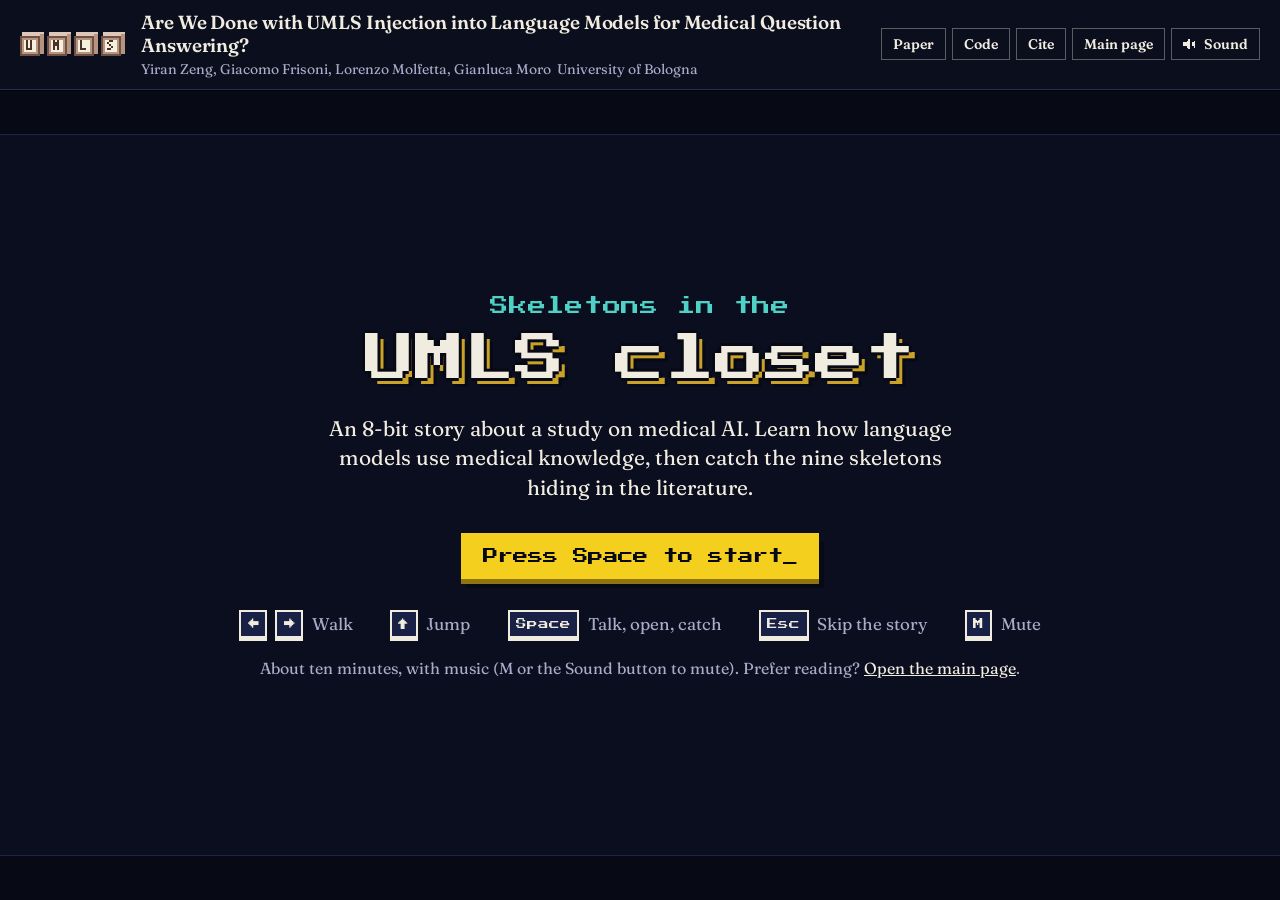
<file: docs/play.html>
<!doctype html>
<html lang="en">
<head>
<meta charset="utf-8">
<meta name="viewport" content="width=device-width, initial-scale=1, viewport-fit=cover">
<title>Skeletons in the UMLS closet: the game of "Are We Done with UMLS Injection?"</title>
<meta name="description" content="An 8-bit game about our study of UMLS knowledge in language models for medical question answering: open the literature closet and catch nine skeletons.">
<meta name="theme-color" content="#0b0e1d">
<meta property="og:title" content="Skeletons in the UMLS closet">
<meta property="og:description" content="An 8-bit tour of our study on how UMLS reaches language models for medical question answering.">
<meta property="og:image" content="assets/og-game.png">
<meta name="twitter:card" content="summary_large_image">
<link rel="stylesheet" href="assets/visuals.css?v=2026-10-28">
<link rel="preload" href="assets/fonts/Fraunces.woff2" as="font" type="font/woff2" crossorigin>
<link rel="preload" href="assets/fonts/PressStart2P-Regular.woff2" as="font" type="font/woff2" crossorigin>
<style>
@font-face { font-family: "Fraunces"; src: url("assets/fonts/Fraunces.woff2") format("woff2"); font-weight: 100 900; font-display: swap; }
@font-face { font-family: "Press Start 2P"; src: url("assets/fonts/PressStart2P-Regular.woff2") format("woff2"); font-display: swap; }
:root {
  --ink: #070914; --bar: #0b0e1d; --panel: #10152d; --panel-2: #182046;
  --bone: #f1ece0; --dim: #a7adc8; --tape: #f5cf1d; --teal: #4fd1c5; --red: #ef6461;
  --serif: "Fraunces", Georgia, serif; --pixel: "Press Start 2P", ui-monospace, monospace;
}
* { box-sizing: border-box; }
html, body { margin: 0; height: 100%; background: var(--ink); color: var(--bone); }
body { font-family: var(--serif); font-variation-settings: "SOFT" 30, "WONK" 0; overflow: hidden; display: flex; flex-direction: column; -webkit-tap-highlight-color: transparent; }
button, a { font: inherit; color: inherit; }
:focus-visible { outline: 3px solid var(--tape); outline-offset: 2px; }

/* ---------- paper bar ---------- */
#bar { position: relative; z-index: 20; flex: none; display: grid; grid-template-columns: auto minmax(0, 1fr) auto; gap: 16px; align-items: center; padding: 11px 20px; background: var(--bar); border-bottom: 1px solid #252c56; box-shadow: 0 1px 0 rgba(0, 0, 0, .5); }
.blocks { display: flex; gap: 3px; text-decoration: none; }
.blocks svg { width: 24px; height: 24px; display: block; }
#bar h1 { margin: 0; font-weight: 600; font-size: 19px; line-height: 1.2; letter-spacing: -0.005em; font-variation-settings: "opsz" 24, "SOFT" 30; }
.byline { margin: 3px 0 0; font-size: 14px; color: var(--dim); }
.byline a { color: var(--dim); text-decoration: none; }
.byline a:hover { color: var(--bone); }
.actions { display: flex; gap: 6px; align-items: center; }
.btn { display: inline-flex; align-items: center; gap: 7px; font-family: var(--serif); font-weight: 600; font-size: 14px; line-height: 1; padding: 8px 11px; color: var(--bone); background: transparent; border: 1px solid rgba(241, 236, 224, .35); cursor: pointer; text-decoration: none; white-space: nowrap; }
.btn:hover:not([aria-disabled="true"]) { border-color: var(--bone); background: rgba(241, 236, 224, .08); }
.btn[aria-disabled="true"] { opacity: .45; cursor: default; }
.btn svg { width: 14px; height: 14px; }
.btn.primary { background: var(--tape); color: var(--ink); border-color: var(--tape); }
.btn.primary:hover { background: #ffe25a; }
#soundBtn[aria-pressed="false"] .on, #soundBtn[aria-pressed="true"] .off { display: none; }
.touch-only { display: none !important; } html.touch .touch-only { display: inline-flex !important; }

/* ---------- stage ---------- */
#app { flex: 1; min-height: 0; display: flex; align-items: center; justify-content: center; position: relative; }
#stage { position: relative; overflow: hidden; background: #121733; --u: 2px; box-shadow: 0 0 0 1px #1d2448; }
#game { width: 100%; height: 100%; display: block; image-rendering: pixelated; image-rendering: crisp-edges; }
.hud { position: absolute; z-index: 3; font-size: clamp(12px, calc(var(--u) * 5.4), 16px); }
#objective { left: 2%; top: 3%; max-width: 64%; background: rgba(10, 13, 30, .88); border: 1px solid rgba(241, 236, 224, .3); padding: .45em .75em; line-height: 1.25; }
#objective b { font-family: var(--pixel); font-weight: 400; font-size: .62em; color: var(--tape); margin-right: .7em; vertical-align: .12em; }
#objective[hidden], #caseBtn[hidden] { display: none; }
#hudRight { right: 2%; top: 3%; display: flex; gap: .4em; align-items: stretch; }
#hudRight[hidden] { display: none; }
#scoreChip { display: inline-flex; align-items: center; gap: .55em; background: rgba(10, 13, 30, .88); border: 1px solid rgba(241, 236, 224, .3); padding: .45em .75em; line-height: 1.25; }
#scoreChip b { font-family: var(--pixel); font-weight: 400; font-size: .7em; color: var(--tape); min-width: 3.2em; text-align: right; }
#scoreChip .streak { font-family: var(--pixel); font-size: .55em; color: var(--teal); }
#caseBtn { font-size: inherit; background: rgba(10, 13, 30, .88); }
.pulse { animation: pulse .5s steps(3) 2; }
@keyframes pulse { 50% { transform: scale(1.14); border-color: var(--tape); } }
#card.pop { animation: cardPop .35s ease-out; }
#card.shake { animation: cardShake .4s; }
@keyframes cardPop { 40% { transform: translate(-50%, -50%) scale(1.025); } }
@keyframes cardShake { 20%, 60% { transform: translate(calc(-50% - 7px), -50%); } 40%, 80% { transform: translate(calc(-50% + 7px), -50%); } }
.pts { display: inline-block; margin-left: .5em; font-family: var(--pixel); font-size: .62em; color: #6b5a2a; background: #f5cf1d; padding: .35em .5em; animation: cardPop .4s; }
#caseBtn .n { font-family: var(--pixel); font-size: .7em; color: var(--tape); }

/* dialogue box (story) */
#dlg { position: absolute; z-index: 6; left: 3%; right: 3%; top: 4.5%; background: rgba(12, 16, 36, .96); border: 2px solid var(--bone); box-shadow: inset 0 0 0 3px var(--ink), 5px 5px 0 var(--ink); padding: 1.1em 1.3em .8em; font-size: clamp(14px, calc(var(--u) * 7), 21px); line-height: 1.38; }
#dlg[hidden] { display: none; }
#dlg .ghost { visibility: hidden; }
#dlg .who { position: absolute; left: 1em; top: -1em; font-family: var(--pixel); font-size: .55em; background: var(--tape); color: var(--ink); padding: .55em .8em; }
#dlg p { margin: 0; min-height: 2.8em; max-width: 72ch; }
#dlg .foot { display: flex; justify-content: space-between; align-items: center; gap: 12px; margin-top: .5em; }
#dlg .next { font-family: var(--pixel); font-size: .52em; color: var(--teal); }
#dlg .next.blink { animation: blink 1s steps(2) infinite; }
#dlg .skip { font-size: .72em; padding: .45em .8em; }
@keyframes blink { 50% { opacity: 0; } }

/* story cards */
#scard { position: absolute; z-index: 5; left: 50%; top: 36%; transform: translateX(-50%); width: min(90%, 900px); max-height: 52%; overflow: auto; background: #fbfaf6; color: #1b1f3b; border: 2px solid var(--ink); border-radius: 6px; box-shadow: 6px 6px 0 rgba(7, 9, 20, .6); padding: 1.1em 1.4em 1.2em; font-size: clamp(11.5px, calc(var(--u) * 5.3), 16px); line-height: 1.45; }
#scard[hidden] { display: none; }
#scard h3 { margin: 0 0 1em; font-family: var(--pixel); font-weight: 400; font-size: .6em; line-height: 1.6; color: #6b5a2a; letter-spacing: .02em; }
#scard .q { font-weight: 600; margin: 0 0 .8em; font-size: 1.05em; line-height: 1.45; }
#scard .opts { display: grid; grid-template-columns: repeat(2, minmax(0, 1fr)); gap: .5em .8em; }
#scard .opt { display: flex; gap: .7em; align-items: baseline; border: 1px solid #c9ccdb; border-radius: 4px; padding: .45em .7em; background: #fff; }
#scard .opt b { font-family: var(--pixel); font-weight: 400; font-size: .6em; color: #5d6280; }
#scard .opt.right { background: #dcf1e8; border-color: #23835f; }
#scard .muted { color: #5d6280; margin: .9em 0 0; }
#scard .uvp { border: 0; }
#scard .uvp-side { display: none; }
#scard .uvp-body { grid-template-columns: 1fr; }
#scard .uvp-stage { border: 0; padding: .9em .2em 0; min-height: 0; }
#scard .uvp-tabs { border-radius: 6px; }
#scard .uvp-graph, #scard .uvu-graph { max-height: calc(var(--u) * 58); }
#scard .uvp-text { margin-bottom: .35em; }
#scard .uvp-opts { margin-bottom: .5em; }
#scard .uvp-prompt { font-size: .74em; padding: .8em .9em; }
#scard .uvp-answer { padding: .6em 0; }
#scard .uvu-db { gap: .6em; margin-bottom: .6em; }
#scard .uvu-src { padding: .6em .7em; }
#scard .uvu-stats b { font-size: 1.35em; }
#scard .uvu-rows { display: grid; grid-template-columns: 1fr 1fr; gap: .2em 1.2em; }
#scard .uvu-rows .uvt { font-size: .76em; }
#scard .uvu-rows .uvu-foot { grid-column: 1 / -1; margin-top: 0; }
/* skeleton cards (light, for reading) */
#card { position: absolute; z-index: 7; left: 50%; top: 50%; transform: translate(-50%, -50%); width: min(86%, 860px); max-height: 92%; overflow: auto; background: #fbfaf6; color: #1b1f3b; border: 2px solid var(--ink); border-radius: 6px; box-shadow: 7px 7px 0 rgba(7, 9, 20, .65); padding: 1.3em 1.6em 1.1em; font-size: clamp(13px, calc(var(--u) * 6), 18px); line-height: 1.5; }
#card[hidden] { display: none; }
#card .kicker { font-family: var(--pixel); font-size: .52em; line-height: 1.6; color: #6b5a2a; margin: 0 0 1.1em; }
#card h2 { margin: 0 0 .7em; font-weight: 650; font-size: 1.34em; line-height: 1.22; font-variation-settings: "opsz" 36; }
#card p { margin: 0 0 .8em; max-width: 70ch; }
#card .why { border-left: 4px solid #c9a227; padding: .1em 0 .1em .9em; font-weight: 600; }
#card .ref { color: #5d6280; font-size: .85em; }
#card .ref a { color: #1f6f8b; }
#card .vis { margin: .2em 0 1.1em; padding: 1em 1.1em .5em; background: #fff; border: 1px solid #dcdfea; border-radius: 6px; font-size: .9em; }
#card .foot { display: flex; justify-content: space-between; align-items: center; gap: 12px; margin-top: 1em; flex-wrap: wrap; }
#card .hint { font-family: var(--pixel); font-size: .48em; color: #5d6280; }
#card .btn { color: #1b1f3b; border-color: #1b1f3b; }
#card .btn.primary { background: #1b1f3b; color: #fbfaf6; }
#card .btn.primary:hover { background: #2c335f; }
.choices { display: grid; grid-template-columns: repeat(3, 1fr); gap: .6em; margin: .5em 0 .3em; }
.choice { text-align: left; font-family: var(--serif); font-size: 1em; line-height: 1.3; padding: .7em .8em; color: #1b1f3b; background: #fff; border: 2px solid #c9ccdb; border-radius: 6px; cursor: pointer; }
.choice:hover, .choice.sel { border-color: #1b1f3b; }
.choice .k { font-family: var(--pixel); font-size: .52em; color: #6b5a2a; margin-right: .6em; vertical-align: .15em; }
.choice.on { background: #e3eefb; border-color: #2f74c9; }
.choice.right { background: #dcf1e8; border-color: #23835f; }
.choice.wrong { background: #f9e1e8; border-color: #c8456c; }
.choice small { display: block; color: #5d6280; font-size: .8em; margin-top: .2em; }
.choice .use { display: block; margin-top: .45em; font-weight: 700; color: #1b1f3b; }
.feedback { min-height: 1.5em; margin: .7em 0 0; color: #23835f; font-weight: 600; }
.feedback.bad { color: #b03a5b; }
.tokens { display: flex; flex-wrap: wrap; gap: .4em; margin: .6em 0; }
.tok { font-family: var(--serif); font-size: 1em; padding: .35em .6em; background: #fff; color: #1b1f3b; border: 2px solid #c9ccdb; border-radius: 4px; cursor: pointer; }
.tok:hover, .tok.sel { border-color: #1b1f3b; }
.tok.t-key { background: #e3eefb; border-color: #2f74c9; color: #1b1f3b; font-weight: 650; }
.tok.t-generic { background: #fcecd9; border-color: #d97a14; color: #1b1f3b; }
.tok.t-none { background: #f9e1e8; border-color: #c8456c; color: #1b1f3b; }
.legend { display: flex; gap: 1.2em; flex-wrap: wrap; font-size: .82em; color: #5d6280; margin: .2em 0 0; }
.legend i { display: inline-block; width: .8em; height: .8em; border-radius: 2px; margin-right: .35em; vertical-align: -.05em; border: 2px solid; }

/* title screen */
.overlay { position: absolute; inset: 0; z-index: 9; display: flex; align-items: center; justify-content: center; text-align: center; padding: 3% 5%; }
.overlay[hidden] { display: none; }
#title { background: #0b0e1f; }
#title .inner { max-width: 860px; }
.logo { margin: 0; font-family: var(--pixel); font-weight: 400; line-height: 1.25; }
.logo .pre { display: block; font-size: clamp(10px, calc(var(--u) * 5.5), 22px); color: var(--teal); margin-bottom: .55em; letter-spacing: .04em; }
.logo .main { display: block; font-size: clamp(22px, calc(var(--u) * 15), 60px); color: var(--bone);
  text-shadow: 3px 0 0 var(--ink), -3px 0 0 var(--ink), 0 3px 0 var(--ink), 0 -3px 0 var(--ink), 6px 6px 0 #c9a227, 9px 9px 0 var(--ink); }
.tagline { margin: 1.1em auto 1.5em; max-width: 46ch; font-size: clamp(14px, calc(var(--u) * 6.6), 21px); line-height: 1.4; color: var(--bone); }
.press { font-family: var(--pixel); font-size: clamp(10px, calc(var(--u) * 4.6), 16px); padding: 1em 1.4em; background: var(--tape); color: var(--ink); border: 0; box-shadow: 0 5px 0 #8f7410, 5px 9px 0 var(--ink); cursor: pointer; }
.press:active { transform: translateY(3px); box-shadow: 0 2px 0 #8f7410, 5px 6px 0 var(--ink); }
.press .caret { animation: blink 1s steps(2) infinite; }
.controls { display: flex; justify-content: center; gap: 2.2em; flex-wrap: wrap; margin: 1.8em 0 1.2em; font-size: clamp(13px, calc(var(--u) * 5.6), 17px); color: var(--dim); }
.ctrl { display: inline-flex; align-items: center; gap: .5em; }
.key { font-family: var(--pixel); font-size: .62em; min-width: 2.6em; padding: .7em .6em .6em; color: var(--bone); background: var(--panel-2); border: 2px solid var(--bone); box-shadow: 0 3px 0 var(--bone); line-height: 1; }
.alt { font-size: clamp(13px, calc(var(--u) * 5.4), 16px); color: var(--dim); }
.alt a { color: var(--bone); }
.keys-touch { display: none !important; } html.touch .keys-touch { display: inline-flex !important; } html.touch .keys-desk { display: none !important; }

/* ending */
#ending { background: rgba(7, 9, 20, .4); align-items: center; }
#ending .inner { animation: endIn .6s ease-out; }
@keyframes endIn { from { transform: translateY(14px) scale(.97); opacity: 0; } }
#ending .scoreline { display: flex; gap: .7em; flex-wrap: wrap; margin: 0 0 1em; }
#ending .scoreline div { border: 1px solid rgba(241, 236, 224, .3); padding: .5em .85em; }
#ending .scoreline b { display: block; font-family: var(--pixel); font-weight: 400; color: var(--tape); font-size: .62em; margin-bottom: .4em; }
#ending .scoreline span { font-weight: 650; }
#ending .inner { max-width: 940px; max-height: 100%; overflow: auto; background: var(--panel); border: 2px solid var(--bone); box-shadow: inset 0 0 0 3px var(--ink), 7px 7px 0 var(--ink); padding: 1.1em 1.5em; text-align: left; font-size: clamp(13px, calc(var(--u) * 5.5), 16.5px); line-height: 1.38; }
#ending h2 { margin: 0 0 .5em; font-size: 1.5em; line-height: 1.2; font-weight: 650; }
#ending .kicker { font-family: var(--pixel); font-size: .55em; color: var(--tape); margin: 0 0 .8em; }
#ending ol { display: grid; grid-template-columns: repeat(3, 1fr); gap: .35em 1.4em; padding: 0; margin: .4em 0 .9em; list-style: none; counter-reset: c; }
#ending li { counter-increment: c; display: grid; grid-template-columns: 1.6em 1fr; gap: .4em; }
#ending li::before { content: counter(c); font-family: var(--pixel); font-size: .6em; color: var(--tape); padding-top: .45em; }
#ending li strong { display: block; }
#ending li span { color: var(--dim); font-size: .85em; line-height: 1.25; }
#ending .row { display: flex; gap: 8px; flex-wrap: wrap; }

/* touch controls */
#touch { display: none; } html.touch #touch { display: block; }
#touch button { position: absolute; z-index: 4; bottom: 4%; width: 9.5%; aspect-ratio: 1; border: 2px solid var(--bone); background: rgba(16, 21, 45, .6); color: var(--bone); font-family: var(--pixel); font-size: clamp(11px, calc(var(--u) * 5.4), 20px); touch-action: none; user-select: none; -webkit-user-select: none; }
#tLeft { left: 2%; } #tRight { left: 12.5%; }
#stage.nowalk #tLeft, #stage.nowalk #tRight { display: none; }
#tA { right: 2.5%; width: 10.5% !important; border-radius: 50%; background: rgba(239, 100, 97, .65) !important; }
#touch button.on { background: rgba(245, 207, 29, .55); }

/* rotate prompt */
#rotate { position: absolute; inset: 0; z-index: 15; background: var(--ink); display: flex; flex-direction: column; align-items: center; justify-content: center; text-align: center; gap: 18px; padding: 24px; font-size: 19px; }
#rotate[hidden] { display: none; }
#rotate svg { width: 84px; height: 84px; animation: tilt 2.4s steps(6) infinite; }
@keyframes tilt { 0%, 30% { transform: rotate(0); } 60%, 100% { transform: rotate(-90deg); } }

/* dialogs */
dialog { background: var(--panel); color: var(--bone); border: 2px solid var(--bone); box-shadow: 7px 7px 0 var(--ink); padding: 22px 26px; max-width: min(820px, 94vw); max-height: 88vh; font-size: 17px; line-height: 1.45; }
dialog::backdrop { background: rgba(4, 5, 12, .75); }
dialog h2 { margin: 0 0 14px; font-weight: 650; font-size: 22px; }
dialog .close { float: right; margin: -4px -6px 0 14px; }
dialog pre { background: var(--ink); border: 1px solid #2a3260; padding: 12px; overflow: auto; font-size: 14px; line-height: 1.35; white-space: pre; }
dialog a { color: var(--teal); }
.case { border-top: 1px solid #2a3260; padding: 12px 0; display: grid; grid-template-columns: 8.5em 1fr; gap: 14px; }
.case .stamp b { font-family: var(--pixel); font-weight: 400; font-size: 13px; color: var(--tape); line-height: 1.4; }
.case.locked { opacity: .55; }
.case h3 { margin: 0 0 4px; font-size: 17px; }
.case p { margin: 0 0 6px; }

@media (max-width: 1000px) { #bar h1 { font-size: 16px; } .btn .lbl { display: none; } }
@media (max-width: 760px), (max-height: 460px) {
  #bar { padding: 6px 12px 9px; gap: 10px; }
  #bar h1 { font-size: 13px; display: -webkit-box; -webkit-line-clamp: 2; -webkit-box-orient: vertical; overflow: hidden; }
  .byline { display: none; }
  .blocks svg { width: 19px; height: 19px; }
  .btn { font-size: 13px; padding: 7px 9px; }
  #paperBtn[aria-disabled="true"] { display: none; }
  #ending ol { grid-template-columns: repeat(2, 1fr); }
  .choices { grid-template-columns: 1fr; }
  #scard .opts, #scard .stats { grid-template-columns: repeat(2, 1fr); }
}
@media (orientation: portrait) and (max-width: 700px) {
  #bar { grid-template-columns: auto 1fr; padding: 16px 16px 18px; }
  #bar h1 { font-size: 17px; -webkit-line-clamp: unset; display: block; }
  .byline { display: block; }
  .actions { grid-column: 1 / -1; flex-wrap: wrap; }
  .btn .lbl { display: inline; }
}
@media (prefers-reduced-motion: reduce) { #card.pop, #card.shake, .pulse, .pts { animation: none; } .press .caret, #dlg .next.blink { animation: none; } #rotate svg { animation: none; } }
</style>
</head>
<body>

<header id="bar">
  <a class="blocks" id="blocks" href="index.html" aria-label="Classic page of the paper"></a>
  <div>
    <h1 id="paperTitle"></h1>
    <p class="byline" id="byline"></p>
  </div>
  <nav class="actions" aria-label="Paper">
    <a class="btn" id="paperBtn" href="#">Paper</a>
    <a class="btn" id="codeBtn" href="#">Code</a>
    <button class="btn" data-open="citeDlg">Cite</button>
    <a class="btn" href="index.html">Main page</a>
    <button class="btn" id="soundBtn" aria-pressed="true" aria-label="Sound">
      <svg viewBox="0 0 8 8" shape-rendering="crispEdges" aria-hidden="true"><path fill="currentColor" d="M0 3h2v2H0zM2 2h1v4H2zM3 1h1v6H3z"/><path class="on" fill="currentColor" d="M5 3h1v2H5zM6 2h1v4H6z"/><path class="off" fill="currentColor" d="M5 2h1v1H5zM7 2h1v1H7zM6 3h1v2H6zM5 5h1v1H5zM7 5h1v1H7z"/></svg><span class="lbl">Sound</span>
    </button>
    <button class="btn touch-only" id="fsBtn" aria-label="Full screen"><svg viewBox="0 0 8 8" shape-rendering="crispEdges" aria-hidden="true"><path fill="currentColor" d="M0 0h3v1H1v2H0zM5 0h3v3H7V1H5zM0 5h1v2h2v1H0zM7 5h1v3H5V7h2z"/></svg></button>
  </nav>
</header>

<main id="app">
  <div id="stage">
    <canvas id="game" width="384" height="216" role="img" aria-label="Pixel-art scene of the game"></canvas>
    <div class="hud" id="objective" hidden aria-live="polite"></div>
    <div class="hud" id="hudRight" hidden><span id="scoreChip" aria-live="polite">Score <b id="scoreN">0</b><span class="streak" id="streakN"></span></span><button class="btn" id="caseBtn"><span>Case file</span> <span class="n" id="caseN">0/9</span></button></div>
    <section id="scard" hidden aria-live="polite"></section>
    <section id="dlg" hidden aria-live="polite">
      <span class="who" id="dlgWho"></span>
      <p id="dlgText"></p>
      <div class="foot"><button class="btn skip" id="skipBtn">Skip the story</button><span class="next" id="dlgNext"></span></div>
    </section>
    <section id="card" hidden role="dialog" aria-modal="false" aria-labelledby="cardTitle"></section>
    <div id="touch">
      <button id="tLeft" aria-label="Walk left">&#9664;</button>
      <button id="tRight" aria-label="Walk right">&#9654;</button>
      <button id="tA" aria-label="Action">A</button>
    </div>
    <div class="overlay" id="title">
      <div class="inner">
        <h2 class="logo"><span class="pre">Skeletons in the</span><span class="main">UMLS closet</span></h2>
        <p class="tagline">An 8-bit story about a study on medical AI. Learn how language models use medical knowledge, then catch the nine skeletons hiding in the literature.</p>
        <button class="press" id="startBtn"><span class="keys-desk">Press Space to start</span><span class="keys-touch">Tap to start</span><span class="caret">_</span></button>
        <div class="controls">
          <span class="ctrl keys-desk"><span class="key">&larr;</span><span class="key">&rarr;</span> Walk</span>
          <span class="ctrl keys-desk"><span class="key">&uarr;</span> Jump</span>
          <span class="ctrl keys-desk"><span class="key">Space</span> Talk, open, catch</span>
          <span class="ctrl keys-desk"><span class="key">Esc</span> Skip the story</span>
          <span class="ctrl keys-desk"><span class="key">M</span> Mute</span>
          <span class="ctrl keys-touch"><span class="key">&#9664;</span><span class="key">&#9654;</span> Walk</span>
          <span class="ctrl keys-touch"><span class="key">A</span> Talk, open, catch, jump</span>
        </div>
        <p class="alt">About ten minutes, with music (M or the Sound button to mute). Prefer reading? <a href="index.html">Open the main page</a>.</p>
      </div>
    </div>
    <div class="overlay" id="ending" hidden>
      <div class="inner">
        <p class="kicker">Case file complete: nine of nine</p>
        <div class="scoreline" id="scoreline"></div>
        <h2 id="verdictTitle"></h2>
        <p id="verdictText"></p>
        <p>Report these nine choices with every UMLS result, so that the next gain can be traced to UMLS:</p>
        <ol id="checklist"></ol>
        <div class="row">
          <a class="btn primary" href="index.html">Open the main page</a>
          <button class="btn" data-open="citeDlg">Cite the paper</button>
          <button class="btn" data-open="caseDlg">Open the case file</button>
          <button class="btn" id="replayBtn">Play again</button>
        </div>
      </div>
    </div>
  </div>
  <div id="rotate" hidden>
    <svg viewBox="0 0 16 16" shape-rendering="crispEdges" aria-hidden="true"><rect x="4" y="1" width="8" height="14" fill="#f1ece0"/><rect x="5" y="3" width="6" height="9" fill="#182046"/><rect x="7" y="13" width="2" height="1" fill="#182046"/></svg>
    <p>Turn your phone sideways to play.</p>
    <a class="btn primary" href="index.html">Open the main page instead</a>
  </div>
</main>

<dialog id="citeDlg" aria-labelledby="citeH">
  <button class="btn close" data-close>Close</button>
  <h2 id="citeH">Cite this paper</h2>
  <pre id="bibtex"></pre>
  <button class="btn primary" id="copyBib">Copy BibTeX</button> <span id="copyMsg" aria-live="polite"></span>
</dialog>
<dialog id="caseDlg" aria-labelledby="caseH">
  <button class="btn close" data-close>Close</button>
  <h2 id="caseH">Case file</h2>
  <div id="caseList"></div>
</dialog>

<noscript><p style="padding:24px">The game needs JavaScript. The <a style="color:#4fd1c5" href="index.html">classic page</a> works without it.</p></noscript>

<script src="assets/content.js?v=2026-10-28"></script>
<script src="assets/visuals.js?v=2026-10-28"></script>
<script>
(() => {
'use strict';
const { PAPER, EXAMPLE, CONCEPT, STORY, SKELS, CHECKLIST, VERDICT, FONT, blockSVG } = window.UMLS;
const $ = (s) => document.querySelector(s);
const html = document.documentElement;
const W = 384, H = 216, GROUND = 186, SCENE = 384, N = SKELS.length;
const reduceMotion = matchMedia('(prefers-reduced-motion: reduce)').matches;
const stage = $('#stage'), canvas = $('#game'), ctx = canvas.getContext('2d');

/* ---------- static page parts ---------- */
$('#paperTitle').textContent = PAPER.title;
$('#byline').innerHTML = PAPER.authors.map(a => a.name).join(', ') + ' &nbsp;<span>University of Bologna</span>';
$('#blocks').innerHTML = PAPER.authors.map(a => blockSVG(a.letter)).join('');
$('#codeBtn').href = PAPER.code;
$('#bibtex').textContent = PAPER.bibtex;
$('#verdictTitle').textContent = VERDICT.title;
$('#verdictText').textContent = VERDICT.text;
$('#checklist').innerHTML = CHECKLIST.map(([t, d]) => `<li><div><strong>${t}</strong><span>${d}</span></div></li>`).join('');
const paperBtn = $('#paperBtn');
if (PAPER.pdf) paperBtn.href = PAPER.pdf; else { paperBtn.textContent = 'Paper soon'; paperBtn.setAttribute('aria-disabled', 'true'); paperBtn.addEventListener('click', e => e.preventDefault()); }
document.querySelectorAll('[data-open]').forEach(b => b.addEventListener('click', () => openDlg(b.dataset.open)));
document.querySelectorAll('[data-close]').forEach(b => b.addEventListener('click', () => b.closest('dialog').close()));
document.querySelectorAll('dialog').forEach(d => d.addEventListener('click', e => { if (e.target === d) d.close(); }));
function openDlg(id) { if (id === 'caseDlg') renderCase(); const d = document.getElementById(id); if (!d.open) d.showModal(); keys.left = keys.right = false; }
const dialogOpen = () => !!document.querySelector('dialog[open]');
$('#copyBib').addEventListener('click', async () => { try { await navigator.clipboard.writeText(PAPER.bibtex); $('#copyMsg').textContent = 'Copied.'; } catch (e) { $('#copyMsg').textContent = 'Select the text and copy it.'; } });
$('#caseBtn').addEventListener('click', () => openDlg('caseDlg'));
function renderCase() {
  $('#caseList').innerHTML = `<p>${SKELS.filter(s => s.caught).length} of ${N} skeletons caught. Their findings are collected here.</p>` + SKELS.map((s, i) => s.caught
    ? `<article class="case"><div class="stamp"><b>${s.stamp}</b></div><div><h3>${i + 1}. ${s.title}</h3><p>${s.text}</p><p><em>${s.why}</em></p></div></article>`
    : `<article class="case locked"><div class="stamp"><b>?</b></div><div><h3>${i + 1}. ${s.name}</h3><p>Not caught yet.</p></div></article>`).join('');
}

/* ---------- sound ---------- */
let audio = null, soundOn = true, master = null;
const soundBtn = $('#soundBtn');
/* Browsers only allow audio after a key press or a tap, so the context is created on the first one. */
function ensureAudio() {
  if (!audio) { try { audio = new (window.AudioContext || window.webkitAudioContext)(); master = audio.createGain(); master.gain.value = soundOn ? 1 : 0; master.connect(audio.destination); } catch (e) { audio = null; return; } }
  if (audio.state === 'suspended' && !document.hidden) audio.resume();
}
addEventListener('keydown', ensureAudio, { capture: true });
addEventListener('pointerdown', ensureAudio, { capture: true });
soundBtn.addEventListener('click', () => {
  soundOn = !soundOn; ensureAudio();
  if (master) master.gain.setTargetAtTime(soundOn ? 1 : 0, audio.currentTime, 0.05);
  soundBtn.setAttribute('aria-pressed', String(soundOn)); soundBtn.blur(); if (soundOn) sfx.ok();
});
document.addEventListener('visibilitychange', () => { if (!audio) return; if (document.hidden) audio.suspend(); else audio.resume(); });
function tone(f, d, type = 'square', vol = 0.045, slide = 0) {
  if (!soundOn || !audio) return;
  const t = audio.currentTime, o = audio.createOscillator(), g = audio.createGain();
  o.type = type; o.frequency.setValueAtTime(f, t); if (slide) o.frequency.exponentialRampToValueAtTime(Math.max(30, f * slide), t + d);
  g.gain.setValueAtTime(vol, t); g.gain.exponentialRampToValueAtTime(0.0001, t + d); o.connect(g).connect(master); o.start(t); o.stop(t + d + 0.03);
}
function noise(d, vol = 0.05) {
  if (!soundOn || !audio) return;
  const len = Math.floor(audio.sampleRate * d), b = audio.createBuffer(1, len, audio.sampleRate), ch = b.getChannelData(0);
  for (let i = 0; i < len; i++) ch[i] = (Math.random() * 2 - 1) * (1 - i / len);
  const s = audio.createBufferSource(), g = audio.createGain(); s.buffer = b; g.gain.value = vol; s.connect(g).connect(master); s.start();
}
const seq = (fs, d, gap) => fs.forEach((f, i) => setTimeout(() => tone(f, d), i * gap));
const sfx = {
  blip: () => tone(660, 0.03, 'square', 0.025), ok: () => tone(880, 0.07), start: () => seq([523, 659, 784, 1046], 0.09, 80),
  rattle: () => { for (let i = 0; i < 4; i++) setTimeout(() => noise(0.04, 0.05), i * 70); }, open: () => { noise(0.35, 0.06); tone(150, 0.45, 'sawtooth', 0.035, 0.5); },
  escape: () => seq([880, 740, 622, 523, 440, 370], 0.06, 50), right: () => seq([659, 880, 1175], 0.08, 70), wrong: () => tone(170, 0.28, 'square', 0.05, 0.6),
  miss: () => tone(120, 0.14, 'square', 0.05),
  capture: () => seq([392, 523, 659, 784, 1046], 0.07, 55), fanfare: () => seq([523, 523, 784, 784, 1046, 988, 1046], 0.12, 120),
  coin: () => seq([988, 1319], 0.05, 45), jump: () => tone(380, 0.1, 'square', 0.025, 1.9), card: () => noise(0.07, 0.018), type: () => tone(1500, 0.012, 'square', 0.007),
  boom: () => { noise(0.5, 0.08); tone(90, 0.5, 'sawtooth', 0.05, 0.4); },
  fanfareShort: () => seq([784, 988, 1175, 1568], 0.07, 60),
  sting: () => { tone(247, 0.6, 'square', 0.04, 0.22); tone(233, 0.6, 'sawtooth', 0.03, 0.22); noise(0.1, 0.05); },
};

/* ---------- music: an original 8-bit theme (E minor, 112 BPM, 8 bars) ----------
   Written for this game. Each bar has 16 steps (sixteenth notes); "." is a rest, "-" holds the previous note. */
const THEME = {
  bpm: 112,
  lead: [
    'E4 - G4 - B4 - . A4 G4 - . E4 F#4 - G4 .', 'E4 - . C4 E4 - G4 - . F#4 E4 - D4 - . .',
    'C5 - B4 - A4 - . E4 A4 - C5 - B4 - A4 -', 'B4 - - - A#4 - B4 - D#5 - - - . . . .',
    'B4 . B4 G4 . E4 . G4 B4 - E5 - D5 - B4 .', 'C5 - - B4 C5 - E5 - D5 - C5 - B4 - G4 -',
    'A4 - C5 - E5 - D5 - C5 - B4 - A4 - G4 F#4', 'F#4 - D#4 - F#4 - B4 - - - - - . . . .',
  ],
  bass: [
    'E2 . E3 . E2 . G2 . A2 . G2 . E2 . D2 .', 'C2 . C3 . C2 . E2 . G2 . E2 . C2 . D2 .',
    'A1 . A2 . A1 . C2 . E2 . C2 . A1 . B1 .', 'B1 . B2 . B1 . D#2 . F#2 . D#2 . B1 . A#1 .',
  ],
  kick: [0, 6, 8], snare: [4, 12], fill: [12, 13, 14, 15],
};
const NOTE_INDEX = { C: 0, 'C#': 1, D: 2, 'D#': 3, E: 4, F: 5, 'F#': 6, G: 7, 'G#': 8, A: 9, 'A#': 10, B: 11 };
const freqOf = (n) => { const m = /^([A-G]#?)(\d)$/.exec(n); return 440 * Math.pow(2, (NOTE_INDEX[m[1]] + (+m[2] + 1) * 12 - 69) / 12); };
/* turn the bar strings into (step, frequency, length in steps) events */
function parseTrack(bars) {
  const ev = []; bars.forEach((bar, b) => { const tk = bar.trim().split(/\s+/); tk.forEach((t, i) => { if (t === '.' || t === '-') return; let len = 1; while (tk[i + len] === '-') len++; ev.push([b * 16 + i, freqOf(t), len]); }); });
  return ev;
}
const LEAD = parseTrack(THEME.lead), BASS = parseTrack([...THEME.bass, ...THEME.bass]), LOOP_STEPS = 8 * 16;
const MUSIC_LEVEL = 0.4; // volume of both pieces of music relative to the sound effects (1 = the previous level)
const music = { on: false, gain: null, timer: null, next: 0, step: 0, duck: 1 };
function musicVoice(f, t, dur, type, vol) {
  const o = audio.createOscillator(), g = audio.createGain(); o.type = type; o.frequency.setValueAtTime(f, t);
  g.gain.setValueAtTime(0.0001, t); g.gain.linearRampToValueAtTime(vol, t + 0.01); g.gain.setValueAtTime(vol, t + Math.max(0.02, dur - 0.04)); g.gain.linearRampToValueAtTime(0.0001, t + dur);
  o.connect(g).connect(music.gain); o.start(t); o.stop(t + dur + 0.02);
}
function musicDrum(kind, t) {
  if (kind === 'kick') { const o = audio.createOscillator(), g = audio.createGain(); o.frequency.setValueAtTime(150, t); o.frequency.exponentialRampToValueAtTime(45, t + 0.12); g.gain.setValueAtTime(0.5, t); g.gain.exponentialRampToValueAtTime(0.0001, t + 0.14); o.connect(g).connect(music.gain); o.start(t); o.stop(t + 0.16); return; }
  const len = Math.floor(audio.sampleRate * (kind === 'snare' ? 0.12 : 0.03)), b = audio.createBuffer(1, len, audio.sampleRate), ch = b.getChannelData(0);
  for (let i = 0; i < len; i++) ch[i] = (Math.random() * 2 - 1) * (1 - i / len);
  const src = audio.createBufferSource(), f = audio.createBiquadFilter(), g = audio.createGain(); src.buffer = b;
  f.type = kind === 'snare' ? 'bandpass' : 'highpass'; f.frequency.value = kind === 'snare' ? 1800 : 7000; g.gain.value = kind === 'snare' ? 0.35 : 0.12;
  src.connect(f).connect(g).connect(music.gain); src.start(t);
}
function scheduleMusic() {
  const spb = 60 / (THEME.bpm + 2 * SKELS.filter(s => s.caught).length) / 4; // seconds per step: 2 BPM faster per skeleton caught
  while (music.next < audio.currentTime + 0.15) {
    const s = music.step % LOOP_STEPS, t = music.next, inBar = s % 16, lastBar = s >= 7 * 16;
    for (const [st, f, len] of LEAD) if (st === s) musicVoice(f, t, len * spb, 'square', 0.07);
    for (const [st, f, len] of BASS) if (st === s) musicVoice(f, t, Math.min(len, 2) * spb * 0.9, 'triangle', 0.22);
    if (THEME.kick.includes(inBar)) musicDrum('kick', t);
    if ((lastBar ? THEME.fill : THEME.snare).includes(inBar)) musicDrum('snare', t);
    if (inBar % 2 === 1) musicDrum('hat', t);
    music.step++; music.next += spb;
  }
}
function startMusic() {
  ensureAudio(); if (!audio || music.on) return;
  music.gain = audio.createGain(); music.gain.gain.value = 0.0001; music.gain.connect(master);
  music.gain.gain.setTargetAtTime(0.9 * MUSIC_LEVEL, audio.currentTime, 0.4);
  music.on = true; music.step = 0; music.next = audio.currentTime + 0.1; music.duck = 1;
  music.timer = setInterval(scheduleMusic, 25); scheduleMusic();
}
function stopMusic(fade = 0.6) {
  if (!music.on) return; music.on = false; clearInterval(music.timer);
  const g = music.gain; g.gain.setTargetAtTime(0.0001, audio.currentTime, fade / 3); setTimeout(() => g.disconnect(), fade * 1000 + 300);
}
/* quieter while a card is open, so the text can be read in peace */
function duckMusic(reading) { const d = reading ? 0.45 : 1; if (!music.on || d === music.duck) return; music.duck = d; music.gain.gain.setTargetAtTime(0.9 * MUSIC_LEVEL * d, audio.currentTime, 0.25); }

/* ---------- story music: a calm prelude to the game theme (E minor, 112 BPM, 8 bars, about 17 s) ----------
   Same key, tempo, chords (Em, C, Am, B) and 8-bit instruments as the theme, at half speed and without drums:
   soft arpeggios, a slowed fragment of the theme melody, and a quiet clock tick for the lab at night.
   It plays from the first line of the story and stops abruptly the first time the closet moves. Each bar has 8 steps (eighth notes). */
const INTRO = {
  bpm: 112,
  // per bar: the bass note, then four chord tones (the theme's progression, played twice)
  chords: [['E2', 'E3', 'G3', 'B3', 'E4'], ['C2', 'C3', 'E3', 'G3', 'C4'], ['A1', 'A2', 'C3', 'E3', 'A3'], ['B1', 'B2', 'D#3', 'F#3', 'B3'],
           ['E2', 'E3', 'G3', 'B3', 'E4'], ['C2', 'C3', 'E3', 'G3', 'C4'], ['A1', 'A2', 'C3', 'E3', 'A3'], ['B1', 'B2', 'D#3', 'F#3', 'B3']],
  arp: [1, 2, 3, 4, 3, 2, 3, 4], // which chord tone each eighth note plays
  melody: ['E4 - G4 - B4 - - -', 'A4 - G4 - E4 - - -', 'C5 - B4 - A4 - - -', 'B4 - - - A#4 - B4 -',
           'E4 - G4 - B4 - E5 -', 'D5 - C5 - B4 - G4 -', 'A4 - C5 - B4 - A4 -', 'F#4 - - - D#4 - - -'],
};
const INTRO_MEL = []; INTRO.melody.forEach((bar, b) => { const tk = bar.trim().split(/\s+/); tk.forEach((t, i) => { if (t === '.' || t === '-') return; let len = 1; while (tk[i + len] === '-') len++; INTRO_MEL.push([b * 8 + i, freqOf(t), len]); }); });
const intro = { on: false, gain: null, bus: null, timer: null, next: 0, step: 0 };
function introTone(f, t, type, vol, attack, hold, release) {
  const o = audio.createOscillator(), g = audio.createGain(); o.type = type; o.frequency.setValueAtTime(f, t);
  g.gain.setValueAtTime(0.0001, t); g.gain.linearRampToValueAtTime(vol, t + attack);
  if (hold > 0) g.gain.setValueAtTime(vol, t + attack + hold);
  g.gain.setTargetAtTime(0.0001, t + attack + Math.max(0, hold), release);
  o.connect(g).connect(intro.bus); o.start(t); o.stop(t + attack + Math.max(0, hold) + release * 6);
}
function introTick(t) { // a soft clock tick: a very short burst of filtered noise
  const len = Math.floor(audio.sampleRate * 0.02), b = audio.createBuffer(1, len, audio.sampleRate), ch = b.getChannelData(0);
  for (let i = 0; i < len; i++) ch[i] = (Math.random() * 2 - 1) * (1 - i / len);
  const s = audio.createBufferSource(), f = audio.createBiquadFilter(), g = audio.createGain(); s.buffer = b; f.type = 'highpass'; f.frequency.value = 5000; g.gain.value = 0.05;
  s.connect(f).connect(g).connect(intro.bus); s.start(t);
}
function scheduleIntro() {
  const spb = 60 / INTRO.bpm / 2; // seconds per eighth note: half the speed of the theme's sixteenths
  while (intro.next < audio.currentTime + 0.2) {
    const s = intro.step % 64, bar = Math.floor(s / 8), inBar = s % 8, t = intro.next, ch = INTRO.chords[bar];
    if (inBar === 0 || inBar === 4) introTone(freqOf(ch[0]), t, 'triangle', 0.17, 0.01, spb * 2.5, 0.25);           // bass, as in the theme
    introTone(freqOf(ch[INTRO.arp[inBar]]), t, 'triangle', 0.06, 0.005, 0, 0.18);                                  // arpeggio
    for (const [st, f, len] of INTRO_MEL) if (st === s) introTone(f, t, 'square', 0.03, 0.02, len * spb * 0.85, 0.12); // melody, theme timbre
    if (inBar % 2 === 0) introTick(t);                                                                              // clock on every beat
    intro.step++; intro.next += spb;
  }
}
function startIntro() {
  ensureAudio(); if (!audio || intro.on) return;
  intro.gain = audio.createGain(); intro.gain.gain.value = 0.0001; intro.gain.connect(master);
  intro.bus = audio.createGain(); intro.bus.connect(intro.gain);
  intro.gain.gain.setTargetAtTime(0.85 * MUSIC_LEVEL, audio.currentTime, 0.6);
  intro.on = true; intro.step = 0; intro.next = audio.currentTime + 0.15;
  intro.timer = setInterval(scheduleIntro, 30); scheduleIntro();
}
function stopIntro(fade = 1.2) {
  if (!intro.on) return; intro.on = false; clearInterval(intro.timer);
  const g = intro.gain; g.gain.setTargetAtTime(0.0001, audio.currentTime, fade / 3); setTimeout(() => g.disconnect(), fade * 1000 + 1500);
}
/* the first time the closet moves, the prelude stops dead with a tape-stop sound: something unexpected happened */
function interruptIntro() { if (!intro.on) return; stopIntro(0.08); sfx.sting(); }

/* ---------- sprites ---------- */
function sprite(rows, pal) {
  const c = document.createElement('canvas'); c.width = rows[0].length; c.height = rows.length; const g = c.getContext('2d');
  rows.forEach((r, y) => { for (let x = 0; x < r.length; x++) { const col = pal[r[x]]; if (col) { g.fillStyle = col; g.fillRect(x, y, 1, 1); } } }); return c;
}
const HEAD = ['...hhhh...', '..hhhhhh..', '..hhssss..', '..hssksk..', '...ssss...', '....ss....'];
const TORSO = ['pp.bbbbb..', 'gpbbbbbbb.', 'ppbbbbbbs.', 'pp.bbbbb..', 'pp.bbbbb..', '...ddddd..'];
const LEGS_A = ['...dd.dd..', '...dd.dd..', '...dd.dd..', '...oo.oo..'];
const LEGS_B = ['..dd..dd..', '.dd....dd.', '.d......d.', 'oo......oo'];
const STYLE = [
  { h: '#1c1420', s: '#f0c79a', b: '#7b5bc4', d: '#4b3584' }, { h: '#4a2d1a', s: '#e9b98a', b: '#2f9a8c', d: '#1d5f57' },
  { h: '#6b4423', s: '#f1c79c', b: '#d0a23a', d: '#7d5e17' }, { h: '#b9b4c2', s: '#e8b98f', b: '#c4604a', d: '#733222' },
];
const authorSprites = STYLE.map(st => { const pal = { h: st.h, s: st.s, k: '#1a0f22', b: st.b, d: st.d, o: '#101321', p: '#3b3f63', g: '#4fd1c5' }; return [sprite([...HEAD, ...TORSO, ...LEGS_A], pal), sprite([...HEAD, ...TORSO, ...LEGS_B], pal)]; });
const SK_TOP = ['..bbbbb..', '.bbbbbbb.', '.bkkbkkb.', '.bbbbbbb.', '..bkbkb..', '...bbb...'];
const SK1 = [...SK_TOP, '.bbbbbbb.', 'b..bkb..b', '...bbb...', '...bkb...', '..bbbbb..', '..b...b..', '..b...b..', '.b.....b.', 'bb.....bb'];
const SK2 = [...SK_TOP, '.bbbbbbb.', 'b..bkb..b', '...bbb...', '...bkb...', '..bbbbb..', '...b.b...', '...b.b...', '..b...b..', '.bb...bb.'];
const SK3 = ['b.bbbbb.b', 'bbbbbbbbb', '.bkkbkkb.', '.bbbbbbb.', '..bkbkb..', '...bbb...', '..bbbbb..', '...bkb...', '...bbb...', '...bkb...', '..bbbbb..', '..b...b..', '..b...b..', '..b...b..', '.bb...bb.'];
const skA = [SK1, SK2, SK3].map(r => sprite(r, { b: '#ece6d6', k: '#1a0f22' }));
const skB = [SK1, SK2, SK3].map(r => sprite(r, { b: '#d3ece8', k: '#1a0f22' }));

/* ---------- effects: particles, floating texts, flash ---------- */
let parts = [], floats = [], flash = 0;
const FX = reduceMotion ? 0.35 : 1; // fewer particles when the user asks for reduced motion
const CONFETTI = ['#f5cf1d', '#4fd1c5', '#ef6461', '#7b5bc4', '#f1ece0', '#3fb59f'];
function emit(n, o) {
  for (let i = 0; i < Math.round(n * FX); i++) {
    const a = (o.angle ?? -Math.PI / 2) + (Math.random() - 0.5) * (o.spread ?? Math.PI * 2), sp = (o.speed ?? 60) * (0.4 + Math.random() * 0.8);
    parts.push({ x: o.x + (Math.random() - 0.5) * (o.jx || 0), y: o.y + (Math.random() - 0.5) * (o.jy || 0), vx: Math.cos(a) * sp, vy: Math.sin(a) * sp,
      g: o.g ?? 160, life: (o.life ?? 0.8) * (0.6 + Math.random() * 0.6), max: 0, size: o.size ?? 1, color: Array.isArray(o.color) ? o.color[Math.floor(Math.random() * o.color.length)] : o.color, back: !!o.back, top: !!o.top, drag: o.drag ?? 0.98 });
    parts[parts.length - 1].max = parts[parts.length - 1].life;
  }
}
const confetti = (x, y, n = 40) => emit(n, { x, y, speed: 130, g: 200, life: 1.3, size: 2, color: CONFETTI, drag: 0.97 });
const dust = (x, y, n = 2) => emit(n, { x, y, angle: -Math.PI / 2, spread: 2.2, speed: 14, g: -6, life: 0.5, color: ['#5a6390', '#6c75a6'], back: true });
const sparkle = (x, y) => emit(10, { x, y, speed: 50, g: 40, life: 0.5, color: ['#fff3a0', '#f5cf1d', '#ffffff'] });
function floatText(text, x, y, color = '#f5cf1d', scale = 1, life = 1) { floats.push({ text, x, y, color, scale, t: 0, life }); }
function updateFX(d) {
  for (const p of parts) { p.vx *= p.drag; p.vy = p.vy * p.drag + p.g * d; p.x += p.vx * d; p.y += p.vy * d; p.life -= d; if (p.y > GROUND && p.g > 0) { p.y = GROUND; p.vy *= -0.3; p.vx *= 0.6; } }
  parts = parts.filter(p => p.life > 0);
  for (const f of floats) f.t += d; floats = floats.filter(f => f.t < f.life);
  if (flash > 0) flash = Math.max(0, flash - d * 2.5);
}
/* rockets rise from the floor and burst; they and their sparks are drawn on the top layer */
let rockets = [];
function launchRocket() {
  const side = Math.random(), x = camX + (side < 0.35 ? 20 + Math.random() * 70 : side < 0.7 ? W - 90 + Math.random() * 70 : 110 + Math.random() * (W - 220));
  rockets.push({ x, y: GROUND, vy: -(170 + Math.random() * 60), ty: 22 + Math.random() * 60, color: CONFETTI[Math.floor(Math.random() * CONFETTI.length)] });
  tone(500, 0.18, 'triangle', 0.012, 2.2);
}
function updateRockets(d) {
  for (const r of rockets) {
    r.y += r.vy * d; emit(1, { x: r.x, y: r.y + 2, speed: 12, g: 30, life: 0.35, color: ['#ffe7a3', '#f5cf1d'], top: true });
    if (r.y <= r.ty) { r.done = true; emit(64, { x: r.x, y: r.y, speed: 115, g: 50, life: 1.5, size: 2, color: [r.color, r.color, r.color, '#ffffff'], drag: 0.965, top: true }); emit(10, { x: r.x, y: r.y, speed: 20, g: 0, life: 0.25, size: 3, color: '#ffffff', top: true }); noise(0.25, 0.03); tone(140 + Math.random() * 120, 0.3, 'square', 0.02, 0.5); }
  }
  rockets = rockets.filter(r => !r.done);
}
/* fireworks are part of the scene, so the ending card always stays above them and its text stays readable */
function drawTop() {
  for (const r of rockets) rect(wx(r.x), r.y, 1, 3, '#fff3c4');
  for (const p of parts) { if (!p.top) continue; ctx.globalAlpha = Math.min(1, p.life / p.max * 1.5); rect(wx(p.x), p.y, p.size, p.size, p.color); }
  ctx.globalAlpha = 1;
}
function drawParts(back) {
  for (const p of parts) { if (p.top || p.back !== back) continue; ctx.globalAlpha = Math.min(1, p.life / p.max * 1.5); rect(wx(p.x), p.y, p.size, p.size, p.color); }
  ctx.globalAlpha = 1;
}
function drawFloats() {
  for (const f of floats) {
    const q = f.t / f.life, w = textW(f.text, f.scale), x = Math.round(f.x - camX - w / 2), y = Math.round(f.y - q * 16 * f.scale), pop = f.scale > 1 && q < 0.15 ? 1 : 0;
    ctx.globalAlpha = q > 0.7 ? (1 - q) / 0.3 : 1;
    text(f.text, x + 1, y + 1 + pop, '#070914', f.scale); text(f.text, x, y + pop, f.color, f.scale);
  }
  ctx.globalAlpha = 1;
}

/* ---------- score, streak and CUI tokens ---------- */
let lastStreakTxt = '';
let score = 0, scoreShown = 0, streak = 0, rightCount = 0, coinsGot = 0, pending = 0;
let milestone = null, finaleT = 0, rocketT = 0;
const MILESTONES = { 3: ['STREAK X3!', '#4fd1c5'], 5: ['ON FIRE! X5', '#ef6461'], 9: ['PERFECT RUN!', '#f5cf1d'] };
function award(correct) { const pts = correct ? 100 + 20 * streak : 40; if (correct) { streak++; rightCount++; } else streak = 0; pending = pts; milestone = correct && MILESTONES[streak] ? MILESTONES[streak] : null; return pts; }
function addScore(n) { score += n; }
const RANKS = [[1600, 'Area Chair of the Closet'], [1200, 'Outstanding Reviewer'], [800, 'Reviewer 2'], [0, 'Curious Reader']];
const rankOf = (sc) => RANKS.find(([t]) => sc >= t)[1];
/* four concept-ID tokens per skeleton room; the high ones need a jump */
const COINS = [];
for (let room = 2; room <= 10; room++) [[70, 11], [118, 40], [292, 11], [334, 40]].forEach(([dx, h]) => COINS.push({ x: room * SCENE + dx, y: GROUND - h, taken: false }));
const TAUNTS = ['WHICH RELEASE? HA!', 'TRY THE DRAWERS!', 'LINK ME IF YOU CAN', 'NEW RELEASE, NEW ME', 'NO ANSWER HERE!', 'I GROW EVERY HOP', 'WE FILL THE GAPS', 'NOTHING INSIDE ME', 'READ ME RIGHT'];
function drawCoins() {
  for (const c of COINS) {
    if (c.taken) continue; const X = wx(c.x) - 3, bob = reduceMotion ? 0 : Math.round(Math.sin(time * 3 + c.x) * 2), Y = c.y - 3 + bob;
    if (X < -8 || X > W + 8) continue;
    rect(X + 1, Y, 5, 7, '#8f7410'); rect(X, Y + 1, 7, 5, '#8f7410'); rect(X + 1, Y + 1, 5, 5, '#f5cf1d'); rect(X + 1, Y + 1, 2, 1, '#fff3a0');
    text('C', X + 2, Y + 1, '#8f7410');
    if (!reduceMotion && Math.floor(time * 2 + c.x) % 7 === 0) rect(X + 5, Y - 1, 1, 1, '#ffffff');
  }
}

/* ---------- drawing helpers ---------- */
let camX = 0, time = 0, dt = 0, shake = 0;
function rect(x, y, w, h, c) { ctx.fillStyle = c; ctx.fillRect(Math.round(x), Math.round(y), Math.round(w), Math.round(h)); }
function text(str, x, y, color, scale = 1, slope = 0) {
  ctx.fillStyle = color; let cx = Math.round(x);
  for (const chr of String(str).toUpperCase()) { const g = FONT[chr] || FONT['?']; for (let i = 0; i < 15; i++) if (g[i] === '1') { const px = cx + (i % 3) * scale; ctx.fillRect(px, Math.round(y + Math.floor(i / 3) * scale + (px - x) * slope), scale, scale); } cx += 4 * scale; }
}
const textW = (s, scale = 1) => s.length * 4 * scale - scale;
const wx = (x) => Math.round(x - camX);
function bubble(str, x, y) {
  const w = textW(str) + 8, bx = Math.round(x - camX - w / 2), by = Math.round(y);
  rect(bx - 1, by - 1, w + 2, 11, '#070914'); rect(bx, by, w, 9, '#f1ece0'); rect(bx + w / 2 - 2, by + 9, 4, 2, '#f1ece0'); rect(bx + w / 2 - 1, by + 11, 2, 1, '#f1ece0');
  text(str, bx + 4, by + 2, '#10152d');
}
function blit(img, x, y, flip = false, scale = 1) {
  const X = Math.round(x - camX), Y = Math.round(y);
  if (!flip && scale === 1) { ctx.drawImage(img, X, Y); return; }
  ctx.save(); ctx.translate(X + img.width / 2, Y + img.height / 2); ctx.scale(flip ? -scale : scale, scale); ctx.drawImage(img, -img.width / 2, -img.height / 2); ctx.restore();
}
function plaque(str, cx, y, bg = '#c9a227', fg = '#2a1f05') {
  const w = textW(str) + 10, x = Math.round(cx - camX - w / 2);
  rect(x - 1, y - 1, w + 2, 11, '#070914'); rect(x, y, w, 9, bg); rect(x, y, w, 1, '#ffe38a'); text(str, x + 5, y + 2, fg);
}
let seed = 11; const rnd = () => (seed = (seed * 16807) % 2147483647) / 2147483647;

/* night window view, drawn once */
const skyline = document.createElement('canvas'); skyline.width = 200; skyline.height = 44;
(() => {
  const g = skyline.getContext('2d'); const bands = ['#0d1230', '#141a3e', '#1b2350', '#232c60'];
  bands.forEach((c, i) => { g.fillStyle = c; g.fillRect(0, i * 11, 200, 11); });
  g.fillStyle = '#f1ece0'; for (let i = 0; i < 26; i++) g.fillRect(Math.floor(rnd() * 200), Math.floor(rnd() * 22), 1, 1);
  let x = 0; while (x < 200) { const w = 8 + Math.floor(rnd() * 14), h = 10 + Math.floor(rnd() * 22); g.fillStyle = '#0a0d22'; g.fillRect(x, 44 - h, w, h);
    g.fillStyle = '#f5cf1d'; for (let yy = 44 - h + 3; yy < 42; yy += 4) for (let xx = x + 2; xx < x + w - 2; xx += 3) if (rnd() < 0.3) g.fillRect(xx, yy, 1, 1); x += w + 1; }
})();

const WALLS = ['#1c2447', '#22284a', '#1e2a4a', '#24264a', '#1c2c48', '#26284c', '#1e2648', '#232a4e', '#1d2a46', '#252a4a', '#1e2747', '#232749'];
function drawRooms() {
  const first = Math.max(0, Math.floor(camX / SCENE)), last = Math.min(11, Math.floor((camX + W) / SCENE));
  for (let i = first; i <= last; i++) {
    const x0 = i * SCENE - camX;
    rect(x0, 0, SCENE, GROUND, WALLS[i]);
    rect(x0, 0, SCENE, 6, '#151b38'); rect(x0, 6, SCENE, 1, '#2f3866');
    rect(x0, GROUND - 30, SCENE, 30, '#171d3a'); rect(x0, GROUND - 30, SCENE, 1, '#2f3866'); rect(x0, GROUND - 28, SCENE, 1, '#111632');
    // windows
    if ([0, 2, 5, 7, 9, 11].includes(i)) for (const wxp of [26, 300]) {
      const X = x0 + wxp; rect(X - 2, 62, 62, 52, '#0a0d22'); ctx.drawImage(skyline, Math.floor(((i * 70 + wxp) + camX * 0.15) % 140), 0, 58, 44, Math.round(X), 64, 58, 44);
      if (!reduceMotion) { const ph = (time * 0.11 + i * 0.37 + wxp * 0.001) % 1; if (ph < 0.06) { const q = ph / 0.06; for (let k2 = 0; k2 < 6; k2++) rect(X + 6 + q * 40 - k2 * 2, 68 + q * 12 - k2 * 0.6, 1, 1, k2 ? 'rgba(241,236,224,.5)' : '#ffffff'); } }
      rect(X + 28, 64, 2, 44, '#0a0d22'); rect(X, 85, 58, 2, '#0a0d22'); rect(X - 4, 114, 66, 3, '#2f3866');
    }
    // ceiling lamps
    for (const lx of [110, 270]) { const X = x0 + lx, fl = !reduceMotion && Math.sin(time * 2.3 + i * 1.7 + lx) > 0.985 && Math.floor(time * 24) % 2; rect(X, 7, 1, 14, '#0f1330'); rect(X - 7, 21, 15, 4, '#3b4378'); rect(X - 5, 25, 11, 1, fl ? '#8a7a55' : '#ffe7a3');
      if (!reduceMotion) for (let j = 0; j < 5; j++) rect(X + Math.sin(time * 0.4 + j * 1.3 + i) * (8 + j * 6), 30 + ((time * 7 + j * 31 + i * 17) % 150), 1, 1, 'rgba(255,240,200,.35)');
      ctx.globalAlpha = fl ? 0.025 : 0.07; ctx.fillStyle = '#ffe7a3'; ctx.beginPath(); ctx.moveTo(X - 5, 26); ctx.lineTo(X + 6, 26); ctx.lineTo(X + 40, GROUND); ctx.lineTo(X - 40, GROUND); ctx.closePath(); ctx.fill(); ctx.globalAlpha = 1; }
    // door frame between rooms
    if (i > 0) { rect(x0 - 3, 46, 6, GROUND - 46, '#121735'); rect(x0 - 2, 46, 4, GROUND - 46, '#2a3263'); }
    drawProps(i, i * SCENE);
  }
  // floor
  rect(0, GROUND, W, H - GROUND, '#2c3152'); rect(0, GROUND, W, 1, '#4a5385');
  for (let x = -Math.floor(camX % 16); x < W; x += 16) { rect(x, GROUND + 1, 1, H - GROUND, '#262b49'); }
  rect(0, GROUND + 15, W, 1, '#262b49');
}

/* props of each room (world x0 = room start) */
function drawProps(i, x0) {
  const X = (x) => x0 + x - camX;
  if (i === 0) { // the lab
    for (const dx of [40, 200]) {
      rect(X(dx), GROUND - 22, 70, 3, '#5b4a3a'); rect(X(dx + 3), GROUND - 19, 3, 19, '#3e3226'); rect(X(dx + 64), GROUND - 19, 3, 19, '#3e3226');
      for (const mx of [8, 38]) { rect(X(dx + mx), GROUND - 40, 22, 16, '#0a0d22'); rect(X(dx + mx + 1), GROUND - 39, 20, 13, '#0f2a2e');
        for (let l = 0; l < 4; l++) rect(X(dx + mx + 3), GROUND - 37 + l * 3, 6 + ((l * 5 + mx) % 11), 1, l === 1 ? '#f5cf1d' : '#4fd1c5');
        if (Math.floor(time * 2) % 2) rect(X(dx + mx + 3 + 12), GROUND - 28, 2, 1, '#f1ece0');
        rect(X(dx + mx + 10), GROUND - 24, 3, 2, '#3b4378'); }
    }
    rect(X(132), 92, 60, 40, '#0a0d22'); rect(X(133), 93, 58, 38, '#eef0f6');
    text('MEDQA', X(138), 97, '#1c2447'); rect(X(138), 105, 30, 1, '#1c2447');
    for (const [a, b] of [[142, 114], [156, 120], [170, 112], [180, 124]]) rect(X(a), b, 3, 3, '#c4604a');
    text('A B C D', X(138), 124, '#2f9a8c');
    rect(X(350), GROUND - 18, 12, 18, '#5b4a3a'); rect(X(348), GROUND - 34, 4, 16, '#2f9a8c'); rect(X(356), GROUND - 38, 4, 20, '#2f9a8c'); rect(X(352), GROUND - 30, 4, 12, '#3fb59f');
    plaque('MEDICAL NLP LAB', x0 + 192, 46);
  } else if (i === 1) { // the archive
    for (const sx of [12, 300]) { rect(X(sx), 58, 68, GROUND - 58, '#3d2a1c'); for (let r = 0; r < 5; r++) { const y = 64 + r * 24; rect(X(sx + 3), y + 18, 62, 3, '#5a3e29');
      let bx = sx + 4; seed = 100 + r * 7 + sx; while (bx < sx + 62) { const bw = 3 + Math.floor(rnd() * 3), bh = 12 + Math.floor(rnd() * 6), cols = ['#7b5bc4', '#2f9a8c', '#c4604a', '#d0a23a', '#5a6bb0', '#8a3b4f']; rect(X(bx), y + 18 - bh, bw, bh, cols[Math.floor(rnd() * cols.length)]); bx += bw + 1; } } }
    plaque('THE ARCHIVE', x0 + 192, 46);
    // wall plaque for the closet
    const px = CLOSET_X - 64; rect(wx(px), 104, 50, 17, '#070914'); rect(wx(px) + 1, 105, 48, 15, '#d8c79a'); text('LITERATURE', wx(px) + 5, 107, '#2a1f05'); text('CLOSET', wx(px) + 13, 113, '#2a1f05');
    rect(wx(px) + 46, 112, 8, 1, '#d8c79a'); rect(wx(px) + 52, 111, 1, 3, '#d8c79a');
    drawCloset();
  } else if (i >= 2 && i <= 10) {
    const s = SKELS[i - 2]; plaque(s.room, x0 + 192, 46);
    const k = i - 2;
    if (k === 0) { // release shelf
      rect(X(40), 112, 130, 4, '#5a3e29'); rect(X(40), 152, 130, 4, '#5a3e29');
      ['20AA', '20AB', '21AB', '22AB', '23AB', '24AB', '25AB'].forEach((lab, j) => { const bx = 44 + (j % 4) * 31, by = j < 4 ? 92 : 132; rect(X(bx), by, 26, 20, ['#5a6bb0', '#7b5bc4', '#2f9a8c', '#c4604a', '#d0a23a', '#8a3b4f', '#3f7f6f'][j]); rect(X(bx + 3), by + 7, 20, 7, '#f1ece0'); text(lab, X(bx + 5), by + 8, '#1c2447'); });
    } else if (k === 1) { // database room: a cabinet of 23 tables, all closed
      rect(X(38), 84, 132, 100, '#2a2238'); rect(X(40), 86, 128, 96, '#3b4378');
      rect(X(40), 86, 128, 11, '#141a3a'); text('METATHESAURUS: 23 TABLES', X(43), 89, '#f1ece0');
      let n = 0;
      for (let r = 0; r < 4; r++) for (let c = 0; c < 6; c++) { if (n >= 23) break; const dx = 44 + c * 20, dy = 100 + r * 20; rect(X(dx), dy, 18, 17, '#525c9a'); rect(X(dx + 2), dy + 3, 14, 4, '#e8e4d8'); rect(X(dx + 7), dy + 11, 4, 2, '#2a2238'); n++; }
      // a database cylinder icon
      rect(X(184), 128, 26, 40, '#4fd1c5'); rect(X(184), 124, 26, 5, '#8fe6dc'); rect(X(184), 140, 26, 1, '#2f9a8c'); rect(X(184), 153, 26, 1, '#2f9a8c'); rect(X(184), 167, 26, 2, '#2f9a8c');
    } else if (k === 2) { // linking bench
      rect(X(30), GROUND - 22, 150, 3, '#5b4a3a');
      for (const [mx, lab, n] of [[38, 'SCISPACY', 6], [112, 'METAMAP', 12]]) { rect(X(mx), GROUND - 60, 52, 38, '#3b4378'); rect(X(mx + 4), GROUND - 56, 44, 14, '#0f2a2e'); text(lab, X(mx + 6), GROUND - 52, '#4fd1c5');
        for (let t = 0; t < n; t++) rect(X(mx + 6 + (t % 6) * 7), GROUND - 36 + Math.floor(t / 6) * 6, 5, 4, t % 3 === 0 ? '#c4604a' : '#d0a23a'); }
    } else if (k === 3) { // release swap
      for (const [bx, lab, c] of [[50, '2020AA', '#5a6bb0'], [130, '2021AA', '#2f9a8c']]) { rect(X(bx), 112, 44, 56, c); rect(X(bx + 2), 114, 40, 52, '#0a0d22'); rect(X(bx + 4), 116, 36, 48, c); rect(X(bx + 6), 134, 32, 9, '#f1ece0'); text(lab, X(bx + 10), 136, '#1c2447'); }
      text('->', X(103), 136, '#f5cf1d', 2);
    } else if (k === 4) { // exam hall
      rect(X(36), 90, 140, 50, '#5b4a3a'); rect(X(39), 93, 134, 44, '#1f3b32'); text('WHICH OPTION?', X(46), 98, '#f1ece0'); text('A    B    C    D', X(48), 116, '#f1ece0'); rect(X(46), 125, 120, 1, '#3f6b5a');
      for (const dx of [40, 110]) { rect(X(dx), GROUND - 16, 40, 3, '#5b4a3a'); rect(X(dx + 4), GROUND - 13, 2, 13, '#3e3226'); rect(X(dx + 34), GROUND - 13, 2, 13, '#3e3226'); rect(X(dx + 12), GROUND - 18, 14, 2, '#f1ece0'); }
    } else if (k === 5) { // graph room
      seed = 555; const cx = 110, cy = 128; const nodes = [[cx, cy]];
      for (let ring = 1; ring <= 3; ring++) { const n = ring * ring * 5; for (let j = 0; j < n; j++) { const a = j / n * Math.PI * 2 + ring, r = ring * 15 + rnd() * 6; nodes.push([cx + Math.cos(a) * r * 1.5, cy + Math.sin(a) * r * 0.75]); } }
      ctx.strokeStyle = 'rgba(79,209,197,.35)'; ctx.lineWidth = 1; ctx.beginPath();
      for (let j = 1; j < nodes.length; j++) { const p = nodes[Math.max(0, Math.floor((j - 1) / 3))]; ctx.moveTo(X(p[0]) + 0.5, p[1] + 0.5); ctx.lineTo(X(nodes[j][0]) + 0.5, nodes[j][1] + 0.5); } ctx.stroke();
      nodes.forEach(([nx, ny], j) => rect(X(nx) - 1, ny - 1, 3, 3, j === 0 ? '#f5cf1d' : (j < 6 ? '#f1ece0' : '#4fd1c5')));
      if (!reduceMotion) for (let k2 = 0; k2 < 7; k2++) { const j = 1 + ((k2 * 13 + Math.floor(time * 0.8 + k2 * 0.37)) % (nodes.length - 1)), pp = nodes[Math.max(0, Math.floor((j - 1) / 3))], q = (time * 0.8 + k2 * 0.37) % 1; rect(X(pp[0] + (nodes[j][0] - pp[0]) * q) - 1, pp[1] + (nodes[j][1] - pp[1]) * q - 1, 2, 2, '#ffffff'); }
    } else if (k === 6) { // chemistry shelf
      rect(X(40), GROUND - 22, 140, 3, '#5b4a3a'); rect(X(44), GROUND - 19, 3, 19, '#3e3226'); rect(X(172), GROUND - 19, 3, 19, '#3e3226');
      for (const [fx, lab0, c] of [[56, 'SERINE', '#d3ece8'], [116, 'ETHANOL', '#cfe0ff']]) { const lab = SKELS[6].caught ? lab0 : '?'; rect(X(fx + 8), GROUND - 52, 8, 10, '#9aa3c7'); rect(X(fx), GROUND - 42, 24, 20, '#9aa3c7'); rect(X(fx + 2), GROUND - 36, 20, 14, c);
        rect(X(fx - 6), GROUND - 64, textW(lab) + 6, 9, '#f1ece0'); text(lab, X(fx - 3), GROUND - 62, '#1c2447');
        if (!reduceMotion) rect(X(fx + 6 + (Math.floor(time * 3 + fx) % 10)), GROUND - 34 - (Math.floor(time * 6 + fx) % 8), 2, 2, '#ffffff'); }
    } else if (k === 7) { // training room
      for (let r = 0; r < 3; r++) { const rx = 36 + r * 34; rect(X(rx), 96, 28, GROUND - 96, '#0f1330'); for (let l = 0; l < 10; l++) { rect(X(rx + 3), 100 + l * 8, 22, 5, '#1d2450'); rect(X(rx + 5 + (l % 3) * 6), 102 + l * 8, 2, 1, Math.sin(time * 6 + l + r * 2) > 0 ? '#4fd1c5' : '#2f3866'); } }
      rect(X(146), 98, 56, 30, '#0a0d22'); rect(X(148), 100, 52, 26, '#0f2a2e'); text('MEDQA', X(154), 104, '#4fd1c5'); text('38.0%', X(154), 114, '#f5cf1d');
    } else if (k === 8) { // reading room
      for (const [mx, c] of [[40, '#7b5bc4'], [90, '#2f9a8c'], [140, '#c4604a']]) { rect(X(mx + 12), GROUND - 26, 4, 26, '#3b4378'); rect(X(mx), GROUND - 54, 30, 28, '#0a0d22'); rect(X(mx + 2), GROUND - 52, 26, 24, '#151d42');
        rect(X(mx + 8), GROUND - 48, 14, 10, c); rect(X(mx + 11), GROUND - 45, 2, 2, '#f1ece0'); rect(X(mx + 17), GROUND - 45, 2, 2, '#f1ece0'); rect(X(mx + 5), GROUND - 36, 20, 2, '#f1ece0'); rect(X(mx + 5), GROUND - 32, 14, 2, '#a7adc8'); }
    }
  } else if (i === 11) { // conference hall
    plaque('CONFERENCE HALL', x0 + 192, 46);
    rect(X(58), 70, 180, 96, '#0a0d22'); rect(X(60), 72, 176, 92, '#eef0f6'); text('REPORT WITH EVERY UMLS RESULT', X(90), 78, '#1c2447');
    ['RELEASE', 'SOURCES', 'METADATA', 'LINKER', 'COVERAGE', 'CONNECTIVITY', 'DEPTH, SIZE', 'PRUNING', 'FALLBACK'].forEach((t, j) => { const cx = 72 + (j % 2) * 84, cy = 92 + Math.floor(j / 2) * 13; rect(X(cx), cy, 5, 5, '#2f9a8c'); text(t, X(cx + 9), cy, '#1c2447'); });
    for (let c = 0; c < 6; c++) { rect(X(250 + c * 18), GROUND - 12, 12, 2, '#3b4378'); rect(X(252 + c * 18), GROUND - 10, 2, 10, '#3b4378'); rect(X(260 + c * 18), GROUND - 20, 2, 10, '#3b4378'); }
    // the caught skeletons, catalogued
    SKELS.forEach((s, j) => { if (!s.caught) return; const sx = x0 + 70 + j * 18; blit(skA[0], sx, GROUND - 15); rect(wx(sx) - 1, GROUND - 1, 11, 1, '#f5cf1d'); });
  }
}

/* the literature closet */
const CLOSET_X = SCENE + 236, CW = 60, CH = 96;
let closet = { open: 0, rattle: 0, nextRattle: 2.5, eyes: 0 };
function drawCloset() {
  const ox = closet.rattle > 0 && !reduceMotion ? (Math.floor(time * 30) % 2 ? 1 : -1) : 0;
  const X = Math.round(CLOSET_X - camX + ox), T = GROUND - CH;
  const wood = '#6b4a2c', wood2 = '#4f341d', line = '#1f140a';
  rect(X - 4, T - 6, CW + 8, 6, line); rect(X - 3, T - 5, CW + 6, 4, '#7d5a37');
  rect(X, T, CW, CH, line); rect(X + 1, T + 1, CW - 2, CH - 2, wood); rect(X + 2, GROUND - 6, CW - 4, 6, wood2);
  if (closet.open < 1) {
    rect(X + 3, T + 4, 26, CH - 12, wood2); rect(X + 31, T + 4, 26, CH - 12, wood2); rect(X + 5, T + 6, 22, CH - 16, wood); rect(X + 33, T + 6, 22, CH - 16, wood);
    rect(X + 29, T + 4, 2, CH - 12, line); rect(X + 26, T + 50, 2, 4, '#d6a93b'); rect(X + 32, T + 50, 2, 4, '#d6a93b');
    if (closet.eyes > 0) { rect(X + 29, T + 30, 2, 1, '#f1ece0'); rect(X + 29, T + 34, 2, 1, '#f1ece0'); }
    // engraved brass label
    rect(X + 12, T + 10, 36, 17, '#3a2a12'); rect(X + 13, T + 11, 34, 15, '#c9a227'); rect(X + 13, T + 11, 34, 1, '#ffe38a'); rect(X + 13, T + 25, 34, 1, '#8f7410');
    bigText('UMLS', X + 16, T + 13, '#3a2a12', 1); rect(X + 15, T + 11 + 3, 1, 1, '#8f7410'); rect(X + 44, T + 11 + 3, 1, 1, '#8f7410');
    drawTape(X - 5, T + 44, CW + 10, 0.07); drawTape(X - 5, T + 68, CW + 10, -0.06);
  } else {
    rect(X + 3, T + 4, CW - 6, CH - 12, '#0a0710');
    rect(X - 8, T + 4, 8, CH - 12, wood2); rect(X - 7, T + 6, 6, CH - 16, wood); rect(X + CW, T + 4, 8, CH - 12, wood2); rect(X + CW + 1, T + 6, 6, CH - 16, wood);
    rect(X - 12, T + 44, 6, 4, '#f5cf1d'); rect(X - 12, T + 48, 4, 6, '#f5cf1d'); rect(X + CW + 6, T + 47, 6, 4, '#f5cf1d'); rect(X + CW + 9, T + 51, 3, 7, '#f5cf1d');
    rect(X + 12, T + 10, 36, 17, '#2a1f0a'); bigText('UMLS', X + 16, T + 13, '#6b5a2a', 1);
  }
}
const BIG = { U: '10001100011000110001100011000101110', M: '10001110111010110101100011000110001', L: '10000100001000010000100001000011111', S: '01111100001000001110000010000111110' };
function bigText(str, x, y, color, scale) { ctx.fillStyle = color; let cx = x; for (const ch of str) { const g = BIG[ch]; for (let i = 0; i < 35; i++) if (g[i] === '1') ctx.fillRect(cx + (i % 5) * scale, y + Math.floor(i / 5) * scale, scale, scale); cx += 7 * scale; } }
function drawTape(x, y, w, slope) {
  for (let i = 0; i < w; i++) { const yy = Math.round(y + i * slope); rect(x + i, yy, 1, 9, '#070914'); rect(x + i, yy + 1, 1, 7, (Math.floor((i + 2) / 4) % 2) ? '#f5cf1d' : '#e0b80f'); }
  const label = 'DO NOT OPEN', lw = textW(label), lx = x + Math.round((w - lw) / 2); text(label, lx, y + 2 + Math.round((lx - x) * slope), '#070914', 1, slope);
}

/* ---------- state ---------- */
const team = STYLE.map(() => ({ x: 0, dir: 1, walk: 0, moving: false, jy: 0, vy: 0, jt: null, dustT: 0 }));
const lead = team[0];
const SKX = (k) => SCENE * (k + 2) + 222;
const HALL_X = SCENE * 11 + 60;
SKELS.forEach((s, k) => { s.x = SKX(k); s.caught = false; s.placed = false; });
let state = 'title', storyIdx = 0, current = 0, gate = CLOSET_X - 18, flyers = [], stateT = 0, capture = null;
let typing = null, walkTarget = null, mini = null, cardMode = null;
const keys = { left: false, right: false };
let inputMode = 'key';
const SPEED = 128;
function jump() {
  if (lead.jy > 0 || lead.jt !== null || !(state === 'walk0' || state === 'explore')) return;
  team.forEach((m, i) => { m.jt = i * 0.09; }); sfx.jump();
}
function placeTeam(x) { team.forEach((m, i) => { m.x = x - i * 13; m.dir = 1; }); }
placeTeam(150);

const objective = $('#objective'), caseBtn = $('#caseBtn');
function setObjective(htmlStr) { objective.hidden = !htmlStr; objective.innerHTML = htmlStr ? `<b>Goal</b>${htmlStr}` : ''; }
function updateCase() { const n = SKELS.filter(s => s.caught).length; $('#caseN').textContent = `${n}/${N}`; $('#hudRight').hidden = !['explore', 'card', 'capture'].includes(state); }
const ACT = () => inputMode === 'touch' ? 'A' : 'Space';

/* ---------- story ---------- */
let pipe = null;
function storyCard(kind, st) {
  const sc = $('#scard');
  if (kind === 'pipeline') {
    if (!pipe || !sc.querySelector('.uvp')) { sc.innerHTML = '<h3>From the question to the answer</h3><div id="pipeHost"></div>'; pipe = UMLSVIS.pipeline($('#pipeHost'), { hideControls: true }); }
    pipe.set(st.step || 0); return;
  }
  pipe = null;
  if (kind === 'exam') sc.innerHTML = `<h3>An exam-style question</h3><p class="q">${EXAMPLE.question}</p><div class="opts">${EXAMPLE.options.map((o, i) => `<div class="opt ${i === EXAMPLE.answer ? 'right' : ''}"><b>${'ABCD'[i]}</b><span>${o}</span></div>`).join('')}</div><p class="muted">Benchmarks such as MedQA, MedMCQA and PubMedQA contain thousands of questions like this one. Here the right answer is B.</p>`;
  else if (kind === 'umls-db') { sc.innerHTML = '<h3>UMLS: what it is</h3><div id="umlsHost"></div>'; UMLSVIS.umls($('#umlsHost'), 'db'); }
  else if (kind === 'umls-rows') { sc.innerHTML = '<h3>Inside the tables: one concept, esophageal achalasia (C0014848)</h3><div id="umlsHost"></div>'; UMLSVIS.umls($('#umlsHost'), 'rows'); }
  else if (kind === 'umls-graph') { sc.innerHTML = '<h3>From the relation table to a knowledge graph</h3><div id="umlsHost"></div>'; UMLSVIS.umls($('#umlsHost'), 'graph'); }
}
function startStory() {
  if (document.activeElement && document.activeElement.blur) document.activeElement.blur();
  $('#title').hidden = true; state = 'story'; storyIdx = -1; sfx.start(); startIntro(); placeTeam(150); camX = 0; nextStory();
}
function nextStory() {
  storyIdx++;
  if (storyIdx >= STORY.length) { endStory(); return; }
  const st = STORY[storyIdx];
  $('#dlg').hidden = false; $('#dlgWho').textContent = st.who;
  const sc = $('#scard'); if (st.card) { storyCard(st.card, st); sc.hidden = false; } else { sc.hidden = true; pipe = null; }
  if (st.scene === 'walk') walkTarget = CLOSET_X - 30; else if (st.scene === 'archive' && lead.x < CLOSET_X - 40) { placeTeam(CLOSET_X - 30); }
  if (st.rattle) { closet.rattle = 0.8; closet.eyes = 1.4; sfx.rattle(); interruptIntro(); }
  typing = { full: st.text, shown: 0, doneAt: null }; renderTyping(0); $('#dlgNext').textContent = ''; $('#dlgNext').classList.remove('blink');
  placeStoryCard();
}
function storyAction() {
  // first press while the text is appearing: show the whole line; only a later press moves on
  if (typing && typing.shown < typing.full.length) { typing.shown = typing.full.length; typing.doneAt = clock(); renderTyping(typing.full.length); return; }
  // a press that lands right after the line finished on its own is treated as late, not as "next"
  if (typing && typing.doneAt !== null && clock() - typing.doneAt < 0.4) return;
  sfx.blip(); nextStory();
}
function endStory() {
  $('#dlg').hidden = true; $('#scard').hidden = true; typing = null; walkTarget = null;
  if (lead.x < CLOSET_X - 60) placeTeam(CLOSET_X - 30);
  state = 'walk0'; setObjective(`Open the closet: walk to it and press ${ACT()}.`); updateCase();
}

/* the not-yet-typed text is present but invisible, so the box has its final height from the first letter */
const escText = (t) => t.replace(/&/g, '&amp;').replace(/</g, '&lt;');
function renderTyping(n) { $('#dlgText').innerHTML = escText(typing.full.slice(0, n)) + `<span class="ghost">${escText(typing.full.slice(n))}</span>`; }
function placeStoryCard() {
  const d = $('#dlg'), sc = $('#scard'); if (d.hidden || sc.hidden) return;
  const top = d.offsetTop + d.offsetHeight + Math.round(stage.clientHeight * 0.025), maxH = Math.round(stage.clientHeight * 0.86) - top;
  sc.style.top = top + 'px'; sc.style.maxHeight = Math.max(80, maxH) + 'px';
}
/* ---------- closet ---------- */
const nearCloset = () => Math.abs(lead.x - (CLOSET_X - 18)) < 30;
function openCloset() {
  state = 'opening'; stateT = 0; closet.open = 1; sfx.open(); sfx.boom(); shake = 0.55; flash = 1; setObjective('Nine skeletons escaped to the right.');
  emit(30, { x: CLOSET_X + 30, y: GROUND - 50, jx: 40, jy: 60, speed: 110, g: 260, life: 1.1, size: 2, color: ['#6b4a2c', '#4f341d', '#7d5a37'] });
  emit(34, { x: CLOSET_X + 30, y: GROUND - 6, jx: 70, angle: -Math.PI / 2, spread: 2.6, speed: 30, g: -10, life: 1.4, size: 2, color: ['#5a6390', '#6c75a6', '#8f96c2'], back: true });
  floatText('BOO!', CLOSET_X + 30, GROUND - 104, '#f1ece0', 2, 1.2);
  stopIntro(0.3); setTimeout(startMusic, 700); // after the silence, the hunt begins
  flyers = SKELS.map((s, i) => ({ s, x: CLOSET_X + 22, y: GROUND - 40, vy: -90 - Math.random() * 50, delay: 0.2 + i * 0.13, vx: 170 + Math.random() * 60, out: false }));
  setTimeout(sfx.escape, 250);
}

/* ---------- skeleton cards ---------- */
const card = $('#card');
const nearSkeleton = () => current < N && Math.abs(lead.x - (SKELS[current].x - 26)) < 32;
let lockUntil = 0;
const clock = () => performance.now() / 1000;
function bump(kind) { card.classList.remove('pop', 'shake'); void card.offsetWidth; card.classList.add(kind); }
function showCard(htmlStr, mode) { sfx.card(); lockUntil = clock() + 0.45; card.innerHTML = htmlStr; card.hidden = false; card.scrollTop = 0; cardMode = mode; state = 'card'; keys.left = keys.right = false; updateCase(); }
function hideCard() { card.hidden = true; mini = null; cardMode = null; }
const foot = (label, hint = true) => `<div class="foot"><button class="btn primary" id="cardGo">${label}</button>${hint ? `<span class="hint">${inputMode === 'touch' ? 'or press A' : 'or press Space'}</span>` : ''}</div>`;

function openBrief() {
  const s = SKELS[current];
  showCard(`<p class="kicker">Skeleton ${current + 1} of ${N}</p><h2 id="cardTitle">${s.name}</h2><p>${s.brief}</p>${foot(s.game.type === 'quiz' ? 'Take the question' : 'Play the mini-game')}`, 'brief');
  $('#cardGo').addEventListener('click', () => cardAction());
}
function openChallenge() {
  const s = SKELS[current], t = s.game.type;
  if (t === 'quiz') {
    showCard(`<p class="kicker">Do you know?</p><h2 id="cardTitle">${s.quiz.q}</h2><div class="choices">${s.quiz.options.map((o, i) => `<button class="choice" data-i="${i}"><span class="k">${i + 1}</span>${o}</button>`).join('')}</div><p class="feedback" id="fb" aria-live="assertive"></p><div id="after"></div>`, 'quiz');
    mini = { type: 'quiz', sel: 0, done: false };
    const choices = [...card.querySelectorAll('.choice')];
    const mark = () => choices.forEach((c, i) => c.classList.toggle('sel', i === mini.sel && !mini.done));
    mini.move = (d) => { if (mini.done) return; mini.sel = (mini.sel + d + choices.length) % choices.length; mark(); };
    mini.pick = (i) => {
      if (mini.done) return; mini.done = true; mark();
      choices[s.quiz.answer].classList.add('right');
      const fb = $('#fb');
      const ok = i === s.quiz.answer, pts = award(ok);
      if (ok) { fb.innerHTML = `Right.<span class="pts">+${pts}${streak > 1 ? ` streak x${streak}` : ''}</span>`; sfx.right(); bump('pop'); }
      else { choices[i].classList.add('wrong'); fb.classList.add('bad'); fb.innerHTML = `Not quite: the answer is ${s.quiz.options[s.quiz.answer]}.<span class="pts">+${pts}</span>`; sfx.wrong(); bump('shake'); shake = 0.25; }
      $('#after').innerHTML = foot('See the finding'); $('#cardGo').addEventListener('click', () => cardAction()); if (inputMode !== 'touch') $('#cardGo').focus({ preventScroll: true });
    };
    mini.act = () => { if (!mini.done) mini.pick(mini.sel); else openResult(); };
    choices.forEach(c => c.addEventListener('click', () => mini.pick(+c.dataset.i)));
    mark();
  } else if (t === 'link') {
    const toks = [['A', 'none'], ['patient', 'generic'], ['with', 'none'], ['rheumatoid arthritis', 'key', 'C0003873'], ['(RA)', 'key', 'C0003873'], ['requires', 'none'], ['selective', 'none'], ['inhibition', 'generic'], ['of', 'none'], ['COX-2.', 'key', 'C0387583'], ['Which', 'none'], ['drug', 'generic'], ['is', 'none'], ['most', 'none'], ['appropriate?', 'none']];
    showCard(`<p class="kicker">Catch it: be the entity linker</p><h2 id="cardTitle">${s.game.prompt}</h2><div class="tokens">${toks.map((t, i) => `<button class="tok" data-i="${i}">${t[0]}</button>`).join('')}</div><p class="feedback" id="fb" aria-live="assertive">Use the arrow keys and ${ACT()}, or tap the words.</p><div id="after"></div>`, 'link');
    const els = [...card.querySelectorAll('.tok')];
    mini = { type: 'link', sel: 3, done: false, found: new Set(), misses: 0 };
    const mark = () => els.forEach((e, i) => e.classList.toggle('sel', i === mini.sel && !mini.done));
    mini.move = (d) => { if (mini.done) return; mini.sel = (mini.sel + d + els.length) % els.length; mark(); };
    mini.pick = (i) => {
      if (mini.done) return; const [w, kind, cui] = toks[i], fb = $('#fb'); els[i].classList.add('t-' + kind); fb.classList.toggle('bad', kind === 'none');
      if (kind === 'key') { mini.found.add(cui); fb.textContent = `Linked: “${w.replace(/[().]/g, '')}” is UMLS concept ${cui}.`; sfx.ok(); }
      else if (kind === 'generic') { fb.textContent = `“${w}” is a real UMLS concept, but too generic to help answer this question.`; sfx.blip(); }
      else { fb.textContent = `“${w}” is not a medical concept.`; sfx.miss(); mini.misses++; bump('shake'); }
      if (mini.found.size >= 2) { mini.done = true; mark(); sfx.right(); bump('pop'); const pts = award(mini.misses <= 1); fb.classList.remove('bad'); fb.innerHTML = `Both key concepts linked: rheumatoid arthritis and COX-2. Real linkers face the same choice on every word.<span class="pts">+${pts}</span>`;
        $('#after').innerHTML = foot('See what real linkers do'); $('#cardGo').addEventListener('click', () => cardAction()); if (inputMode !== 'touch') $('#cardGo').focus({ preventScroll: true }); }
    };
    mini.act = () => { if (!mini.done) mini.pick(mini.sel); else openResult(); };
    els.forEach(e => e.addEventListener('click', () => mini.pick(+e.dataset.i)));
    mark();
  } else if (t === 'tables') {
    const T = UMLSVIS.TABLES;
    showCard(`<p class="kicker">Mini-game: pick the tables</p><h2 id="cardTitle">${s.game.prompt}</h2><div class="choices">${T.map((tb, i) => `<button class="choice" data-i="${i}" aria-pressed="false"><span class="k">${tb.id}</span>${tb.what}<small>${tb.desc}</small></button>`).join('')}</div><p class="feedback" id="fb" aria-live="assertive">${inputMode === 'touch' ? 'Tap the tables you expect, then check.' : 'Arrow keys and Space to select, Enter to check.'}</p><div class="foot"><button class="btn primary" id="checkBtn">Check my guess</button></div>`, 'tables');
    const els = [...card.querySelectorAll('.choice')];
    mini = { type: 'tables', sel: 0, done: false, picked: new Set() };
    const mark = () => els.forEach((e, i) => e.classList.toggle('sel', i === mini.sel && !mini.done));
    mini.move = (d) => { if (mini.done) return; mini.sel = (mini.sel + d + els.length) % els.length; mark(); };
    mini.pick = (i) => { if (mini.done) return; if (mini.picked.has(i)) mini.picked.delete(i); else mini.picked.add(i); els[i].classList.toggle('on', mini.picked.has(i)); els[i].setAttribute('aria-pressed', String(mini.picked.has(i))); sfx.blip(); };
    mini.check = () => {
      if (mini.done) return; mini.done = true; mark();
      els.forEach((e, i) => { const used = T[i].use >= 50; e.classList.remove('on'); e.classList.add(used ? 'right' : (mini.picked.has(i) ? 'wrong' : 'x')); e.insertAdjacentHTML('beforeend', `<span class="use">${T[i].use}% of papers</span>`); });
      const exact = T.every((tb, i) => (tb.use >= 50) === mini.picked.has(i));
      const fb = $('#fb'); fb.classList.toggle('bad', !exact);
      const pts = award(exact);
      fb.innerHTML = (exact ? 'Exactly: most papers use only names and relations.' : 'Most papers use only two tables: names and relations. The other four rarely or never reach the model.') + `<span class="pts">+${pts}</span>`;
      (exact ? sfx.right : sfx.wrong)(); bump(exact ? 'pop' : 'shake');
      $('#checkBtn').textContent = 'See the finding'; lockUntil = clock() + 0.6;
    };
    mini.act = () => { if (!mini.done) mini.pick(mini.sel); else openResult(); };
    els.forEach(e => e.addEventListener('click', () => mini.pick(+e.dataset.i)));
    $('#checkBtn').addEventListener('click', () => { if (!mini.done) mini.check(); else if (clock() >= lockUntil) openResult(); });
    mark();
  }
}
function openResult() {
  const s = SKELS[current];
  showCard(`<p class="kicker">Finding ${current + 1} of ${N}: ${s.name}</p><h2 id="cardTitle">${s.title}</h2><div class="vis">${UMLSVIS.finding(s.anchor)}</div><p>${s.text}</p><p class="why">${s.why}</p><p class="ref">In the paper: ${s.ref}. <a href="index.html#${s.anchor}" target="_blank" rel="noopener">More on the main page</a></p>${foot(current + 1 < N ? 'Continue the hunt' : 'Continue')}`, 'result');
  UMLSVIS.animate(card);
  $('#cardGo').addEventListener('click', () => cardAction()); if (inputMode !== 'touch') $('#cardGo').focus({ preventScroll: true });
  lockUntil = clock() + 0.9;
}
function cardAction() {
  if (clock() < lockUntil) return;
  if (cardMode === 'brief') { sfx.blip(); openChallenge(); }
  else if (cardMode === 'result') { hideCard(); startCapture(); }
  else if (mini) { if (mini.done) { if (mini.type !== 'tables' || clock() >= lockUntil) openResult(); } else mini.act(); }
}
function startCapture() { state = 'capture'; stateT = 0; capture = { s: SKELS[current], t: 0, pts: pending, burst: false }; pending = 0; sfx.capture(); }

/* ---------- action dispatch ---------- */
function action() {
  if (dialogOpen() || !$('#rotate').hidden) return;
  if (state === 'title') { startStory(); return; }
  if (state === 'story') { storyAction(); return; }
  if (state === 'walk0' && nearCloset()) { openCloset(); return; }
  if (state === 'explore' && nearSkeleton()) { openBrief(); return; }
  if (state === 'card') { cardAction(); return; }
  if (state === 'walk0' || state === 'explore') jump();
}

/* ---------- loop ---------- */
let last = performance.now();
function loop(now) {
  dt = Math.min(0.05, (now - last) / 1000); last = now;
  const paused = dialogOpen() || !$('#rotate').hidden || document.hidden;
  if (!paused) { time += dt; update(dt); }
  stage.classList.toggle('nowalk', !(state === 'walk0' || state === 'explore')); duckMusic(state === 'card' || dialogOpen()); render(); requestAnimationFrame(loop);
}
function update(d) {
  if (closet.open === 0) { closet.nextRattle -= d; if (closet.rattle > 0) closet.rattle -= d; if (closet.eyes > 0) closet.eyes -= d;
    if (closet.nextRattle <= 0) { closet.rattle = 0.5; closet.eyes = 1.1; closet.nextRattle = 2.6 + Math.random() * 2.6; if (state === 'walk0') { sfx.rattle(); interruptIntro(); } } }
  if (shake > 0) shake -= d;
  // typewriter
  if (state === 'story' && typing) {
    const before = typing.shown; typing.shown = Math.min(typing.full.length, typing.shown + d * 95);
    if (Math.floor(typing.shown) !== Math.floor(before)) { const n = Math.floor(typing.shown); renderTyping(n); if (n % 3 === 0 && typing.full[n - 1] !== ' ') sfx.type(); }
    if (typing.shown >= typing.full.length) { if (typing.doneAt === null) typing.doneAt = clock(); const nx = $('#dlgNext'); if (!nx.textContent) { nx.textContent = storyIdx + 1 < STORY.length ? `${ACT()} to continue` : `${ACT()} to begin`; nx.classList.toggle('blink', !reduceMotion); } }
  }
  if (state === 'opening') { stateT += d; let done = true;
    for (const f of flyers) { if (f.out) continue; done = false; if (stateT < f.delay) continue; f.vy += 380 * d; f.y = Math.min(GROUND - 15, f.y + f.vy * d); f.x += f.vx * d; if (f.x > camX + W + 20) { f.out = true; f.s.placed = true; } }
    if (done && stateT > 0.8) { state = 'explore'; current = 0; gate = SKELS[0].x - 26; flyers = []; announce(); updateCase(); } }
  if (state === 'capture') {
    capture.t += d; const s = capture.s;
    if (!capture.burst && capture.t > 0.4) { capture.burst = true; flash = 0.8; shake = 0.2; confetti(s.x + 5, GROUND - 30, 46); floatText('CAUGHT!', s.x + 5, GROUND - 58, '#f5cf1d', 2, 1.3); floatText(`+${capture.pts}`, s.x + 5, GROUND - 40, '#4fd1c5', 1, 1.3);
      if (milestone) { const [txt, col] = milestone; milestone = null; setTimeout(() => { floatText(txt, camX + W / 2, 92, col, 3, 1.6); confetti(camX + W / 2, 70, 60); sfx.fanfareShort(); }, 450); } }
    if (capture.t > 1.05) { addScore(capture.pts); s.caught = true; capture = null; current++; gate = current < N ? SKELS[current].x - 26 : HALL_X + 60; state = 'explore'; announce(); updateCase(); const cb = $('#caseBtn'); cb.classList.remove('pulse'); void cb.offsetWidth; cb.classList.add('pulse'); }
  }
  updateFX(d);
  // the score counts up; the streak shows from two right answers in a row
  if (Math.round(scoreShown) !== score) { scoreShown += (score - scoreShown) * Math.min(1, d * 6); if (Math.abs(score - scoreShown) < 0.5) scoreShown = score; $('#scoreN').textContent = Math.round(scoreShown); }
  const stTxt = streak > 1 ? `x${streak}` : ''; if (stTxt !== lastStreakTxt) { lastStreakTxt = stTxt; $('#streakN').textContent = stTxt; }
  // jumping, landing dust, walking dust
  team.forEach((m, i) => {
    if (m.jt !== null) { m.jt -= d; if (m.jt < 0) { m.jt = null; m.vy = 180; } }
    if (m.jy > 0 || m.vy > 0) { m.vy -= 520 * d; m.jy = Math.max(0, m.jy + m.vy * d); if (m.jy === 0) { m.vy = 0; dust(m.x + 5, GROUND - 1, 3); } }
  });
  if (lead.moving && lead.jy === 0) { lead.dustT -= d; if (lead.dustT <= 0) { dust(lead.x + 5 - lead.dir * 3, GROUND - 1, 1); lead.dustT = 0.14; } }
  // CUI tokens
  if (state === 'walk0' || state === 'explore') for (const c of COINS) {
    if (c.taken || Math.abs(c.x - (lead.x + 5)) > 7) continue;
    const top = GROUND - 16 - lead.jy; if (c.y > top - 6 && c.y < GROUND - lead.jy + 2) { c.taken = true; coinsGot++; addScore(10); sparkle(c.x, c.y); floatText('+10', c.x, c.y - 6, '#f5cf1d', 1, 0.8); sfx.coin(); }
  }
  // finale: fireworks over the hall, then the ending card; the fireworks continue above it
  if (state === 'finale') { finaleT += d; if (finaleT > 2.6) { state = 'ending'; $('#ending').hidden = false; } }
  if (state === 'finale' || state === 'ending') { rocketT -= d; if (rocketT <= 0) { launchRocket(); rocketT = reduceMotion ? 1.4 : 0.32 + Math.random() * 0.35; } }
  updateRockets(d);
  if (mini && mini.update && state === 'card') mini.update(d);

  // movement
  if (state === 'story' && walkTarget !== null) { if (lead.x < walkTarget) { lead.x = Math.min(walkTarget, lead.x + SPEED * d); lead.moving = true; lead.dir = 1; } else lead.moving = false; }
  else if (state === 'walk0' || state === 'explore') {
    let mv = 0; if (keys.left) mv -= 1; if (keys.right) mv += 1; if (mv) lead.dir = mv;
    const nx = Math.max(SCENE + 30, Math.min(gate, lead.x + mv * SPEED * d)); lead.moving = Math.abs(nx - lead.x) > 0.01; lead.x = nx;
    if (state === 'explore' && current >= N && lead.x >= HALL_X + 40) { state = 'finale'; stateT = 0; finaleT = 0; $('#scoreline').innerHTML = `<div><b>Score</b><span>${score}</span></div><div><b>Rank</b><span>${rankOf(score)}</span></div><div><b>Right answers</b><span>${rightCount} of ${N}</span></div><div><b>CUI tokens</b><span>${coinsGot} of ${COINS.length}</span></div>`; confetti(lead.x + 5, GROUND - 40, 70); setObjective(''); stopMusic(0.8); setTimeout(sfx.fanfare, 500); updateCase(); }
  } else lead.moving = false;
  for (let i = 1; i < team.length; i++) { const m = team[i], target = team[i - 1].x - lead.dir * 13, nx = m.x + (target - m.x) * Math.min(1, d * 8); m.moving = Math.abs(nx - m.x) > 0.05; if (m.moving) m.dir = nx > m.x ? 1 : -1; m.x = nx; }
  team.forEach(m => { if (m.moving) m.walk += d * 9; });
  // camera
  let target = lead.x - W * 0.42;
  if (state === 'story' && STORY[storyIdx] && STORY[storyIdx].scene === 'lab') target = 0;
  target = Math.max(0, Math.min(SCENE * 12 - W, target)); camX += (target - camX) * Math.min(1, d * 5);
}
function announce() {
  if (current < N) setObjective(`Catch skeleton ${current + 1} of ${N}, ${SKELS[current].name}. Walk right and press ${ACT()} next to it.${current === 0 ? ` Grab the CUI tokens on the way: ${inputMode === 'touch' ? 'A' : '\u2191'} jumps.` : ''}`);
  else setObjective('All nine caught. Walk right to the conference hall.');
}

function render() {
  const sh = shake > 0 && !reduceMotion ? (Math.floor(time * 40) % 2 ? 2 : -2) : 0;
  ctx.save(); ctx.translate(sh, 0);
  drawRooms();
  drawCoins();
  drawParts(true);
  SKELS.forEach((s, k) => { if (!s.placed || s.caught || (capture && capture.s === s)) return; drawSkeleton(s, s.x, GROUND - 15, k === current); });
  if (capture) {
    const s = capture.s, t = capture.t, bx = lead.x + 9, by = GROUND - 9 - lead.jy;
    if (t < 0.45) { // the beam lifts the skeleton, which wriggles
      const lift = Math.min(1, t / 0.4) * 14, wob = reduceMotion ? 0 : Math.sin(t * 60) * 2;
      ctx.strokeStyle = '#4fd1c5'; ctx.lineWidth = 1; ctx.beginPath(); ctx.moveTo(wx(bx), by);
      for (let j = 1; j <= 8; j++) { const q = j / 8; ctx.lineTo(wx(bx + (s.x + 4 - bx) * q), by + (GROUND - 22 - lift - by) * q + (j < 8 ? Math.random() * 6 - 3 : 0)); } ctx.stroke();
      ctx.globalAlpha = 0.35; ctx.strokeStyle = '#ffffff'; ctx.stroke(); ctx.globalAlpha = 1;
      blit(skA[2], s.x + wob, GROUND - 15 - lift); if (s.twins) blit(skB[2], s.x + 12 - wob, GROUND - 15 - lift);
      if (Math.random() < 0.5) emit(1, { x: s.x + 4 + Math.random() * 8, y: GROUND - 10 - lift, speed: 20, g: -30, life: 0.4, color: '#4fd1c5' });
    } else { // it spins and flies into the case file, top right
      const q = Math.min(1, (t - 0.45) / 0.6), e = q * q, tx = camX + W - 26, ty = 10;
      const x = s.x + (tx - s.x) * e, y = (GROUND - 29) + (ty - (GROUND - 29)) * e - Math.sin(q * Math.PI) * 30, sc = 1 - 0.75 * q;
      ctx.save(); ctx.translate(Math.round(x - camX + 4), Math.round(y + 7)); ctx.rotate(reduceMotion ? 0 : q * Math.PI * 4); ctx.scale(sc, sc); ctx.drawImage(skA[2], -4, -7); if (s.twins) ctx.drawImage(skB[2], 6, -7); ctx.restore();
      if (Math.random() < 0.7) emit(1, { x, y: y + 6, speed: 8, g: 0, life: 0.35, color: ['#f5cf1d', '#4fd1c5'] });
    }
  }
  for (const f of flyers) { if (f.out || stateT < f.delay) continue; ctx.drawImage(skA[Math.floor(time * 12) % 2], Math.round(f.x - camX), Math.round(f.y)); }
  team.forEach((m, i) => { const ai = team.length - 1 - i, img = authorSprites[ai][m.jy > 0 ? 1 : (m.moving ? (Math.floor(m.walk) % 2) : 0)]; if (m.jy > 1) rect(wx(m.x) + 2, GROUND - 1, 6, 1, 'rgba(0,0,0,.35)'); blit(img, m.x, GROUND - 16 - m.jy, m.dir < 0); text(PAPER.authors[ai].letter, wx(m.x) + (m.dir < 0 ? 3 : 4), GROUND - 10 - Math.round(m.jy), '#f5efdf'); });
  drawParts(false);
  drawFloats();
  const cx = team.reduce((a, m) => a + m.x, 0) / team.length + 5; text('THE AUTHORS', Math.round(cx - camX - textW('THE AUTHORS') / 2), GROUND + 8, '#a7adc8');
  const act = inputMode === 'touch' ? 'A' : 'SPACE';
  if (state === 'walk0' && nearCloset()) bubble(`${act}: OPEN`, lead.x + 5, GROUND - 32);
  if (state === 'explore' && current < N && !nearSkeleton()) { const s = SKELS[current], dx = s.x - lead.x; if (dx > 40 && dx < 240 && (time % 4.5) < 2.4) bubble(TAUNTS[current], s.x + (s.twins ? 10 : 4), GROUND - (s.twins ? 48 : 36)); }
  if (state === 'explore' && nearSkeleton()) bubble(`${act}: CATCH`, SKELS[current].x + (SKELS[current].twins ? 10 : 4), GROUND - (SKELS[current].twins ? 48 : 36));
  if (state === 'explore' && ((current < N && !nearSkeleton() && SKELS[current].x - camX > W) || (current >= N && HALL_X - camX > W - 40)) && Math.floor(time * 2.5) % 2) text('>>', W - 16, 140, '#f5cf1d', 2);
  ctx.restore();
  if (state === 'finale') { // a banner across the top of the hall
    const msg = 'CASE CLOSED!', tw = textW(msg, 3), x = Math.round((W - tw) / 2), drop = Math.min(1, finaleT / 0.25), y = Math.round(-30 + 50 * drop);
    ctx.globalAlpha = 0.85; rect(0, y - 5, W, 25, '#070914'); ctx.globalAlpha = 1; rect(0, y - 5, W, 1, '#f5cf1d'); rect(0, y + 19, W, 1, '#f5cf1d');
    text(msg, x + 2, y + 2, '#8f7410', 3); text(msg, x, y, '#f5cf1d', 3);
  }
  drawTop();
  if (flash > 0) { ctx.globalAlpha = flash * 0.55; ctx.fillStyle = '#ffffff'; ctx.fillRect(0, 0, W, H); ctx.globalAlpha = 1; }
}
function drawSkeleton(s, x, y, active) {
  const taunt = Math.floor(time * 1.5 + x) % 3 === 0, fr = taunt ? 2 : (Math.floor(time * 4) % 2), hop = active && !reduceMotion ? Math.abs(Math.sin(time * 4)) * 3 : 0;
  const rattle = !reduceMotion && Math.floor(time * 0.7 + x) % 5 === 0 ? (Math.floor(time * 30) % 2 ? 1 : -1) : 0;
  blit(skA[fr], x + rattle, y - hop, true);
  if (s.twins) { blit(skB[(fr + 1) % 3], x + 12, y - (active && !reduceMotion ? Math.abs(Math.cos(time * 4)) * 3 : 0), true); }
}

/* ---------- input ---------- */
addEventListener('keydown', (e) => {
  if (dialogOpen()) return;
  const k = e.code, a = document.activeElement;
  if (k === 'Escape' && state === 'story') { endStory(); e.preventDefault(); return; }
  if (state === 'card' && mini && (mini.type === 'quiz' || mini.type === 'link' || mini.type === 'tables') && !mini.done) {
    if (mini.type === 'tables' && k === 'Enter') { mini.check(); e.preventDefault(); return; }
    if (k === 'ArrowLeft' || k === 'ArrowUp') { mini.move(-1); e.preventDefault(); return; }
    if (k === 'ArrowRight' || k === 'ArrowDown') { mini.move(1); e.preventDefault(); return; }
    if (mini.type === 'quiz' && /^(Digit|Numpad)[123]$/.test(k)) { mini.pick(+k.slice(-1) - 1); e.preventDefault(); return; }
  }
  if ((k === 'ArrowUp' || k === 'KeyW') && (state === 'walk0' || state === 'explore')) { if (!e.repeat) jump(); e.preventDefault(); return; }
  if (k === 'KeyM' && !e.repeat) { soundBtn.click(); return; }
  if (k === 'ArrowLeft' || k === 'KeyA') { keys.left = true; inputMode = 'key'; e.preventDefault(); }
  else if (k === 'ArrowRight' || k === 'KeyD') { keys.right = true; inputMode = 'key'; e.preventDefault(); }
  else if (k === 'Space' || k === 'Enter') {
    const onBtn = a && (a.tagName === 'BUTTON' || a.tagName === 'A') && !card.contains(a) && a.id !== 'startBtn';
    if (onBtn && k === 'Enter') return;
    if (onBtn) a.blur();
    if (card.contains(a) && k === 'Enter') return;   // Enter activates the focused card button itself
    e.preventDefault(); if (!e.repeat) action();
  }
});
addEventListener('keyup', (e) => { if (e.code === 'ArrowLeft' || e.code === 'KeyA') keys.left = false; if (e.code === 'ArrowRight' || e.code === 'KeyD') keys.right = false; });
addEventListener('blur', () => { keys.left = keys.right = false; });
function hold(el, key) {
  const on = (e) => { e.preventDefault(); inputMode = 'touch'; keys[key] = true; el.classList.add('on'); if (el.setPointerCapture) el.setPointerCapture(e.pointerId); };
  const off = () => { keys[key] = false; el.classList.remove('on'); };
  el.addEventListener('pointerdown', on); el.addEventListener('pointerup', off); el.addEventListener('pointercancel', off); el.addEventListener('lostpointercapture', off);
}
hold($('#tLeft'), 'left'); hold($('#tRight'), 'right');
$('#tA').addEventListener('pointerdown', (e) => { e.preventDefault(); inputMode = 'touch'; $('#tA').classList.add('on'); action(); });
$('#tA').addEventListener('pointerup', () => $('#tA').classList.remove('on'));
$('#dlg').addEventListener('click', (e) => { if (e.target.closest('#skipBtn')) return; if (state === 'story') storyAction(); });
$('#skipBtn').addEventListener('click', () => { if (state === 'story') endStory(); });
addEventListener('touchstart', () => { if (!html.classList.contains('touch')) { html.classList.add('touch'); inputMode = 'touch'; layout(); } }, { passive: true });
if (matchMedia('(pointer: coarse)').matches) { html.classList.add('touch'); inputMode = 'touch'; }
$('#startBtn').addEventListener('click', () => { if (html.classList.contains('touch')) goFullscreen(); startStory(); });
$('#replayBtn').addEventListener('click', () => {
  rockets = []; parts = parts.filter(p => !p.top);
  stopMusic(0.3); score = 0; scoreShown = 0; streak = 0; rightCount = 0; milestone = null; coinsGot = 0; pending = 0; parts = []; floats = []; COINS.forEach(c => { c.taken = false; }); $('#scoreN').textContent = '0';
  SKELS.forEach(s => { s.caught = false; s.placed = false; }); closet = { open: 0, rattle: 0, nextRattle: 2.5, eyes: 0 };
  $('#ending').hidden = true; current = 0; gate = CLOSET_X - 18; placeTeam(CLOSET_X - 30); state = 'walk0'; setObjective(`Open the closet: walk to it and press ${ACT()}.`); updateCase();
});
$('#fsBtn').addEventListener('click', goFullscreen);
function goFullscreen() { const el = document.documentElement; try { const p = el.requestFullscreen ? el.requestFullscreen() : (el.webkitRequestFullscreen && el.webkitRequestFullscreen()); if (p && p.then) p.then(() => screen.orientation && screen.orientation.lock && screen.orientation.lock('landscape').catch(() => {})).catch(() => {}); } catch (e) {} }

/* ---------- layout ---------- */
function layout() {
  const barH = $('#bar').getBoundingClientRect().height, aw = innerWidth, ah = Math.max(100, innerHeight - barH - 4);
  const w = Math.floor(Math.min(aw, ah * 16 / 9)), h = Math.floor(w * 9 / 16);
  stage.style.width = w + 'px'; stage.style.height = h + 'px'; stage.style.setProperty('--u', (w / W) + 'px');
  $('#rotate').hidden = !(innerHeight > innerWidth && Math.min(innerWidth, innerHeight) < 700);
}
addEventListener('resize', () => { layout(); placeStoryCard(); }); addEventListener('orientationchange', () => setTimeout(layout, 200));
layout(); updateCase(); requestAnimationFrame(loop);
if (/[?&]debug/.test(location.search)) window.__game = { get state() { return state; }, get current() { return current; }, lead, SKELS, action, get storyIdx() { return storyIdx; }, get audioState() { return { intro: intro.on, theme: music.on }; },
  jump(n) { $('#title').hidden = true; endStory(); closet.open = 1; stopIntro(0.2); startMusic(); SKELS.forEach((s, k) => { s.placed = true; s.caught = k < n; }); current = n; gate = n < N ? SKELS[n].x - 26 : HALL_X + 60; placeTeam(n < N ? SKELS[n].x - 60 : HALL_X - 40); state = 'explore'; announce(); updateCase(); } };
})();
</script>
</body>
</html>
</file>
<file: docs/assets/visuals.css>
/* Shared styles for the interactive visuals (light theme). */
.uvp, .uvu, .uvv { --uv-ink: #1b1f3b; --uv-muted: #5d6280; --uv-rule: #dcdfea; --uv-soft: #f3f4f8; --uv-card: #ffffff;
  --uv-nel: #2f74c9; --uv-nel-bg: #e3eefb; --uv-ksr: #d97a14; --uv-ksr-bg: #fcecd9; --uv-ki: #c8456c; --uv-ki-bg: #f9e1e8; --uv-ok: #23835f; --uv-ok-bg: #dcf1e8;
  color: var(--uv-ink); font-size: 1em; }
.uvp code, .uvu code, .uvv code { font-family: ui-monospace, "SFMono-Regular", Menlo, Consolas, monospace; font-size: .86em; }

/* ---------- walkthrough ---------- */
.uvp { background: var(--uv-card); border: 1px solid var(--uv-rule); border-radius: 10px; overflow: hidden; }
.uvp-tabs { display: grid; grid-template-columns: repeat(5, minmax(0, 1fr)); border-bottom: 1px solid var(--uv-rule); background: var(--uv-soft); }
.uvp-tab { font: inherit; font-size: .82em; font-weight: 650; padding: .75em .5em; border: 0; background: transparent; color: var(--uv-muted); cursor: pointer; border-bottom: 3px solid transparent; text-align: center; line-height: 1.2; }
.uvp-tab .n { display: inline-block; min-width: 1.5em; margin-right: .35em; border-radius: 99px; font-size: .9em; color: #fff; background: var(--uv-muted); padding: .05em .35em; }
.uvp-tab:not(.uv-nel):not(.uv-ksr):not(.uv-ki) .n { display: none; }
.uvp-tab.uv-nel .n { background: var(--uv-nel); } .uvp-tab.uv-ksr .n { background: var(--uv-ksr); } .uvp-tab.uv-ki .n { background: var(--uv-ki); }
.uvp-tab[aria-selected="true"] { color: var(--uv-ink); background: var(--uv-card); border-bottom-color: var(--uv-ink); }
.uvp-tab.uv-nel[aria-selected="true"] { border-bottom-color: var(--uv-nel); } .uvp-tab.uv-ksr[aria-selected="true"] { border-bottom-color: var(--uv-ksr); } .uvp-tab.uv-ki[aria-selected="true"] { border-bottom-color: var(--uv-ki); } .uvp-tab.uv-a[aria-selected="true"] { border-bottom-color: var(--uv-ok); }
.uvp-tab.done { color: var(--uv-ink); }
.uvp-body { display: grid; grid-template-columns: minmax(0, 1.55fr) minmax(220px, 1fr); }
.uvp-stage { position: relative; padding: 1.2em 1.3em; min-height: 18em; border-right: 1px solid var(--uv-rule); }
.uvp-side { padding: 1.2em 1.3em; display: flex; flex-direction: column; }
.uvp-title { margin: 0 0 .5em; font-size: 1.12em; line-height: 1.25; }
.uvp-note { margin: 0 0 .7em; color: var(--uv-muted); line-height: 1.5; }
.uvp-breaks { margin: 0 0 1em; font-size: .9em; line-height: 1.45; }
.uvp-breaks a { color: inherit; font-weight: 650; }
.uvp-ctrl { margin-top: auto; display: flex; gap: .5em; }
.uvp-ctrl button { font: inherit; font-size: .9em; font-weight: 650; padding: .55em 1em; border-radius: 99px; border: 1.5px solid var(--uv-ink); background: transparent; color: var(--uv-ink); cursor: pointer; }
.uvp-ctrl .uvp-next { background: var(--uv-ink); color: #fff; }
.uvp-ctrl button:disabled { opacity: .35; cursor: default; }
.uvp.noctrl .uvp-ctrl, .uvp.noctrl .uvp-tabs { pointer-events: none; }
.uvp.noctrl .uvp-ctrl { display: none; }
/* question layer */
.uvp-q { transition: opacity .35s, transform .35s; }
.uvp-text { margin: 0 0 .5em; line-height: 1.55; font-size: 1.04em; }
.uvp-opts { margin: 0 0 .8em; padding-left: 1.6em; columns: 2; line-height: 1.6; }
.uvp mark { background: transparent; color: inherit; border-radius: 3px; padding: 0 .1em; transition: background .4s, box-shadow .4s; }
.uvp-chips { display: flex; flex-wrap: wrap; gap: .4em; opacity: 0; transform: translateY(6px); transition: opacity .4s .15s, transform .4s .15s; }
.chip { font-size: .85em; padding: .25em .6em; border-radius: 99px; background: var(--uv-nel-bg); color: var(--uv-ink); border: 1px solid var(--uv-nel); }
.chip b { font-family: ui-monospace, Menlo, monospace; font-weight: 600; margin-left: .3em; color: var(--uv-nel); }
.uvp[data-step="1"] mark, .uvp[data-step="2"] mark, .uvp[data-step="3"] mark, .uvp[data-step="4"] mark { background: var(--uv-nel-bg); box-shadow: 0 0 0 1px var(--uv-nel); }
.uvp[data-step="1"] .uvp-chips { opacity: 1; transform: none; }
.uvp[data-step="2"] .uvp-q, .uvp[data-step="3"] .uvp-q, .uvp[data-step="4"] .uvp-q { opacity: 0; transform: translateY(-8px); pointer-events: none; position: absolute; }
.uvp[data-step="4"] .o-b { font-weight: 700; }
/* graph layer */
.uvp-graph { display: none; width: 100%; height: auto; }
.uvp[data-step="2"] .uvp-graph { display: block; }
.uvp-graph .nd rect, .uvu-graph .nd rect, .uvph .nd rect { fill: var(--uv-card); stroke: var(--uv-ink); stroke-width: 1.5; }
.uvp-graph .nd text, .uvu-graph .nd text, .uvph .nd text { font-size: 13px; text-anchor: middle; fill: var(--uv-ink); font-weight: 600; }
.uvp-graph .nq rect { fill: var(--uv-nel-bg); stroke: var(--uv-nel); }
.uvp-graph .na rect { fill: var(--uv-ksr-bg); stroke: var(--uv-ksr); }
.uvp-graph .nx rect { fill: var(--uv-soft); stroke: var(--uv-rule); }
.uvp-graph .nx text { fill: var(--uv-muted); font-weight: 500; font-size: 11.5px; }
.uvp-graph .e, .uvu-graph .e, .uvph .e { color: var(--uv-ksr); }
.uvp-graph .e path, .uvu-graph .e path, .uvph .e path { fill: none; stroke: currentColor; stroke-width: 2; }
.uvp-graph .e text, .uvu-graph .e text { font-size: 12.5px; fill: var(--uv-ksr); font-weight: 650; }
.uvp-graph .lg { font-size: 11px; fill: var(--uv-muted); letter-spacing: .02em; }
.uvp[data-step="2"] .uvp-graph .e path { stroke-dasharray: 220; stroke-dashoffset: 220; animation: uvDraw .9s .2s forwards; }
.uvp[data-step="2"] .uvp-graph .e text { opacity: 0; animation: uvFade .4s .9s forwards; }
@keyframes uvDraw { to { stroke-dashoffset: 0; } }
@keyframes uvFade { to { opacity: 1; } }
/* prompt layer */
.uvp-prompt { display: none; font-family: ui-monospace, "SFMono-Regular", Menlo, Consolas, monospace; font-size: .8em; line-height: 1.55; background: #161a33; color: #e9e9f2; border-radius: 8px; padding: 1em 1.1em; }
.uvp[data-step="3"] .uvp-prompt { display: block; }
.uvp-prompt .pl { margin: 0 0 .6em; } .uvp-prompt .pl:last-child { margin: 0; }
.uvp-prompt .sys { color: #a9add0; }
.uvp-prompt .ev { background: rgba(200, 69, 108, .25); border-left: 3px solid var(--uv-ki); padding: .35em .6em; animation: uvFade .6s; }
/* answer layer */
.uvp-answer { display: none; align-items: center; gap: 1em; padding: 1.5em 0; }
.uvp[data-step="4"] .uvp-answer { display: flex; }
.uvp-answer .llm { flex: none; width: 7.5em; height: 5.5em; border-radius: 10px; background: #161a33; color: #fff; display: grid; place-items: center; text-align: center; font-weight: 650; font-size: .95em; }
.uvp-answer .arrow { flex: 1; height: 2px; background: var(--uv-ok); position: relative; } .uvp-answer .arrow::after { content: ""; position: absolute; right: -2px; top: -5px; border: 6px solid transparent; border-left: 9px solid var(--uv-ok); }
.uvp-answer .out { flex: none; padding: .8em 1.1em; border-radius: 10px; background: var(--uv-ok-bg); border: 1.5px solid var(--uv-ok); display: grid; gap: .3em; animation: uvPop .5s; }
.uvp-answer .out strong { font-size: 1.15em; }
.uvp-answer .out .lab { font-size: .78em; font-weight: 700; letter-spacing: .04em; text-transform: uppercase; color: var(--uv-ok); }
@keyframes uvPop { from { transform: scale(.85); opacity: 0; } }
@media (max-width: 720px) { .uvp-body { grid-template-columns: 1fr; } .uvp-stage { border-right: 0; border-bottom: 1px solid var(--uv-rule); } .uvp-tab { font-size: .7em; padding: .7em .2em; } .uvp-tab .n { display: none !important; } .uvp-opts { columns: 1; } }

/* ---------- UMLS explorer ---------- */
.uvu-db { display: grid; grid-template-columns: 1.4fr 1fr 1fr; gap: .8em; margin: 0 0 .9em; }
.uvu-src { border: 1px solid var(--uv-rule); border-radius: 8px; padding: .8em .9em; background: var(--uv-card); }
.uvu-src.main { border-color: var(--uv-ink); }
.uvu-src h5 { margin: 0 0 .35em; font-size: 1em; }
.uvu-src p { margin: 0; color: var(--uv-muted); font-size: .9em; line-height: 1.45; }
.uvu-stats { display: grid; grid-template-columns: repeat(4, minmax(0, 1fr)); gap: .8em; border-top: 2px solid var(--uv-ink); padding-top: .7em; }
.uvu-stats b { display: block; font-size: 1.6em; line-height: 1.1; }
.uvu-stats span { display: block; color: var(--uv-muted); font-size: .85em; line-height: 1.35; margin-top: .2em; }
.uvu-foot { color: var(--uv-muted); font-size: .85em; margin: .8em 0 0; line-height: 1.45; }
.uvt { width: 100%; border-collapse: collapse; font-size: .86em; margin: 0 0 .9em; background: var(--uv-card); }
.uvt caption { text-align: left; font-weight: 700; padding: 0 0 .35em; caption-side: top; }
.uvt caption code { background: var(--uv-ink); color: #fff; padding: .1em .45em; border-radius: 4px; margin-right: .4em; font-weight: 600; }
.uvt th { text-align: left; font-weight: 650; color: var(--uv-muted); border-bottom: 1.5px solid var(--uv-ink); padding: .3em .6em; }
.uvt td { border-bottom: 1px solid var(--uv-rule); padding: .35em .6em; vertical-align: top; line-height: 1.4; }
.uvt td.cui { font-family: ui-monospace, Menlo, monospace; color: var(--uv-nel); white-space: nowrap; }
.uvu-rows .uvt { font-size: .8em; margin-bottom: .6em; }
.uvu-graph { width: 100%; height: auto; display: block; }
.uvu-graph .nc rect { fill: var(--uv-nel-bg); stroke: var(--uv-nel); }
.uvx-pick { display: flex; flex-wrap: wrap; gap: .4em; margin: 1.1em 0 .9em; }
.uvx-pick button { font: inherit; display: grid; text-align: left; gap: .1em; padding: .45em .8em; border-radius: 8px; border: 1.5px solid var(--uv-rule); background: var(--uv-card); color: var(--uv-ink); cursor: pointer; }
.uvx-pick button span { font-size: .82em; color: var(--uv-muted); }
.uvx-pick button[aria-selected="true"] { border-color: var(--uv-ink); box-shadow: 0 0 0 1px var(--uv-ink); }
.uvx-use { display: grid; grid-template-columns: auto 1fr auto; gap: .8em; align-items: center; font-size: .9em; color: var(--uv-muted); }
.uvx-use .trk { height: 10px; border-radius: 99px; background: var(--uv-soft); overflow: hidden; }
.uvx-use .trk i { display: block; height: 100%; background: var(--uv-ink); border-radius: 99px; }
.uvx-use b { color: var(--uv-ink); }
@media (max-width: 720px) { .uvu-db, .uvu-stats { grid-template-columns: 1fr 1fr; } .uvu-src.main { grid-column: 1 / -1; } }

/* ---------- finding charts ---------- */
.uvv { margin: .2em 0 1em; }
.uvv.two { display: grid; grid-template-columns: 1fr 1fr; gap: 1.4em; }
.uvv-h { margin: 0 0 .6em; font-size: .86em; font-weight: 650; color: var(--uv-muted); line-height: 1.35; }
.uvv-k { margin: .5em 0 0; font-size: .84em; color: var(--uv-muted); }
.uvb { display: grid; gap: .45em; }
.uvb-row { display: grid; grid-template-columns: minmax(7.5em, 34%) 1fr auto; gap: .7em; align-items: center; font-size: .88em; }
.uvb-l { line-height: 1.25; }
.uvb-l code { color: var(--uv-muted); font-size: .8em; }
.uvb-t { height: 14px; background: var(--uv-soft); border-radius: 3px; overflow: hidden; }
.uvb-t i { display: block; height: 100%; width: 0; background: var(--uv-ink); border-radius: 3px; transition: width .9s cubic-bezier(.2, .7, .2, 1); }
.uvb-t i.go { width: var(--w); }
.uvb-row.k1 i { background: var(--uv-nel); } .uvb-row.k2 i { background: #8a90b0; } .uvb-row.k3 i { background: var(--uv-ki); } .uvb-row.k4 i { background: var(--uv-ksr); }
.uvb-v { font-weight: 700; font-variant-numeric: tabular-nums; white-space: nowrap; }
.uvb-v em { font-style: normal; font-weight: 500; color: var(--uv-muted); font-size: .9em; margin-left: .3em; }
.uvpair { display: grid; grid-template-columns: 8.5em 1fr 1fr; gap: .9em; align-items: center; margin-bottom: .35em; }
.uvpair .h { font-size: .8em; color: var(--uv-muted); font-weight: 650; }
.uvpair .n { font-size: .88em; font-weight: 650; }
.uvpair .uvb-row { grid-template-columns: 0 1fr auto; gap: .5em; }
.uvdocs { display: grid; grid-template-columns: repeat(13, minmax(0, 1fr)); gap: .35em; }
.uvdocs .doc { aspect-ratio: 3 / 4; border-radius: 3px; background: var(--uv-soft); border: 1px solid var(--uv-rule); display: grid; place-items: center; color: #a2a7c0; font-weight: 700; font-size: .8em; }
.uvdocs .doc.on { background: var(--uv-nel-bg); border-color: var(--uv-nel); color: var(--uv-nel); }
.uvdocs .doc.on b { font-size: .62em; writing-mode: vertical-rl; transform: rotate(180deg); }
.uvv-k .key { display: inline-block; width: .8em; height: .8em; border-radius: 2px; background: var(--uv-soft); border: 1px solid var(--uv-rule); vertical-align: -.05em; margin: 0 .3em 0 .8em; }
.uvv-k .key.on { background: var(--uv-nel-bg); border-color: var(--uv-nel); margin-left: 0; }
.uvph { width: 100%; max-width: 520px; height: auto; display: block; }
.uvph .nq rect, .uvph .na rect { fill: var(--uv-soft); stroke: #9aa0bd; stroke-dasharray: 4 3; }
.uvph .nph rect { fill: var(--uv-ki-bg); stroke: var(--uv-ki); }
.uvph .e { color: var(--uv-ki); }
.uvfmt { display: grid; grid-template-columns: repeat(3, minmax(0, 1fr)); gap: .8em; }
.uvfmt div { border: 1px solid var(--uv-rule); border-radius: 8px; padding: .7em .8em; display: grid; gap: .4em; align-content: start; background: var(--uv-card); }
.uvfmt code { background: var(--uv-soft); padding: .4em .5em; border-radius: 4px; line-height: 1.4; }
.uvfmt span { font-size: .82em; color: var(--uv-muted); line-height: 1.35; }
@media (max-width: 720px) { .uvv.two, .uvfmt { grid-template-columns: 1fr; } .uvdocs { grid-template-columns: repeat(9, minmax(0, 1fr)); } .uvpair { grid-template-columns: 6em 1fr 1fr; } }
@media (prefers-reduced-motion: reduce) { .uvb-t i { transition: none; } .uvp *, .uvp-q { animation: none !important; transition: none !important; } }
</file>
